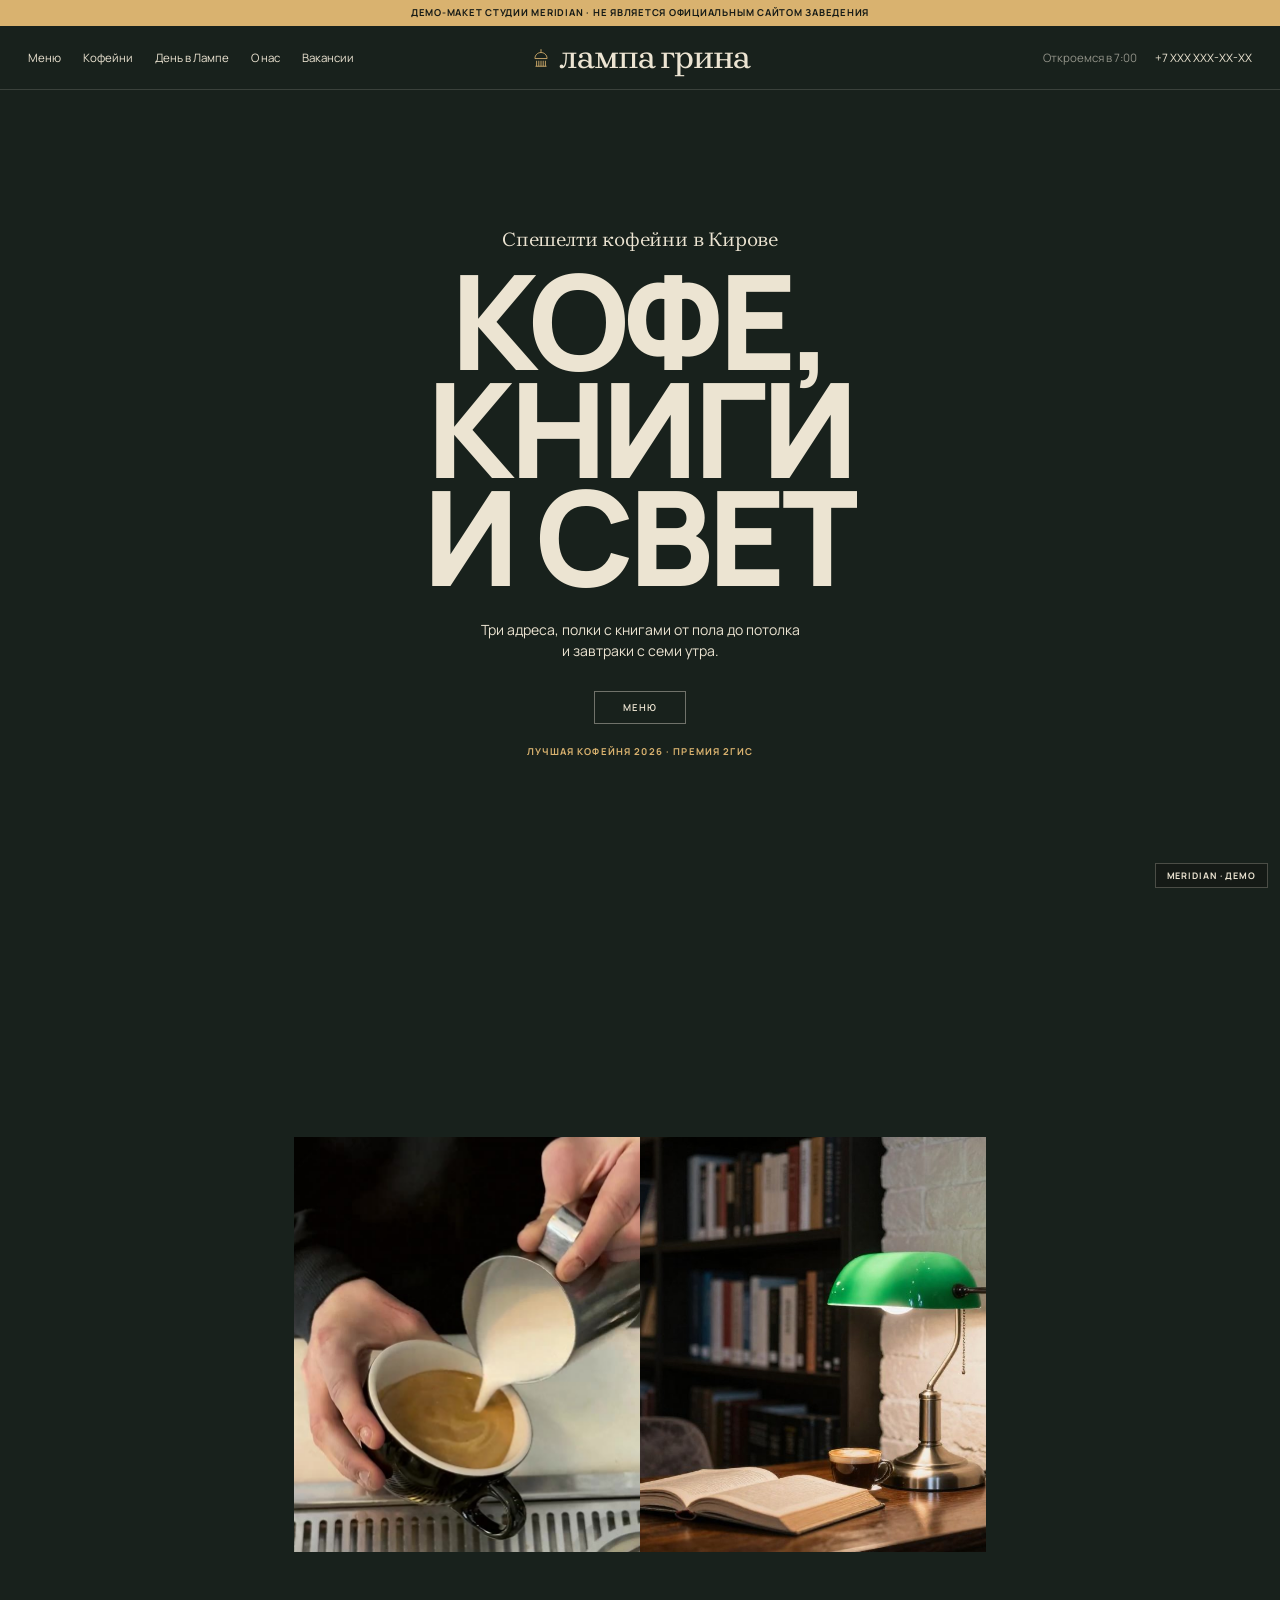
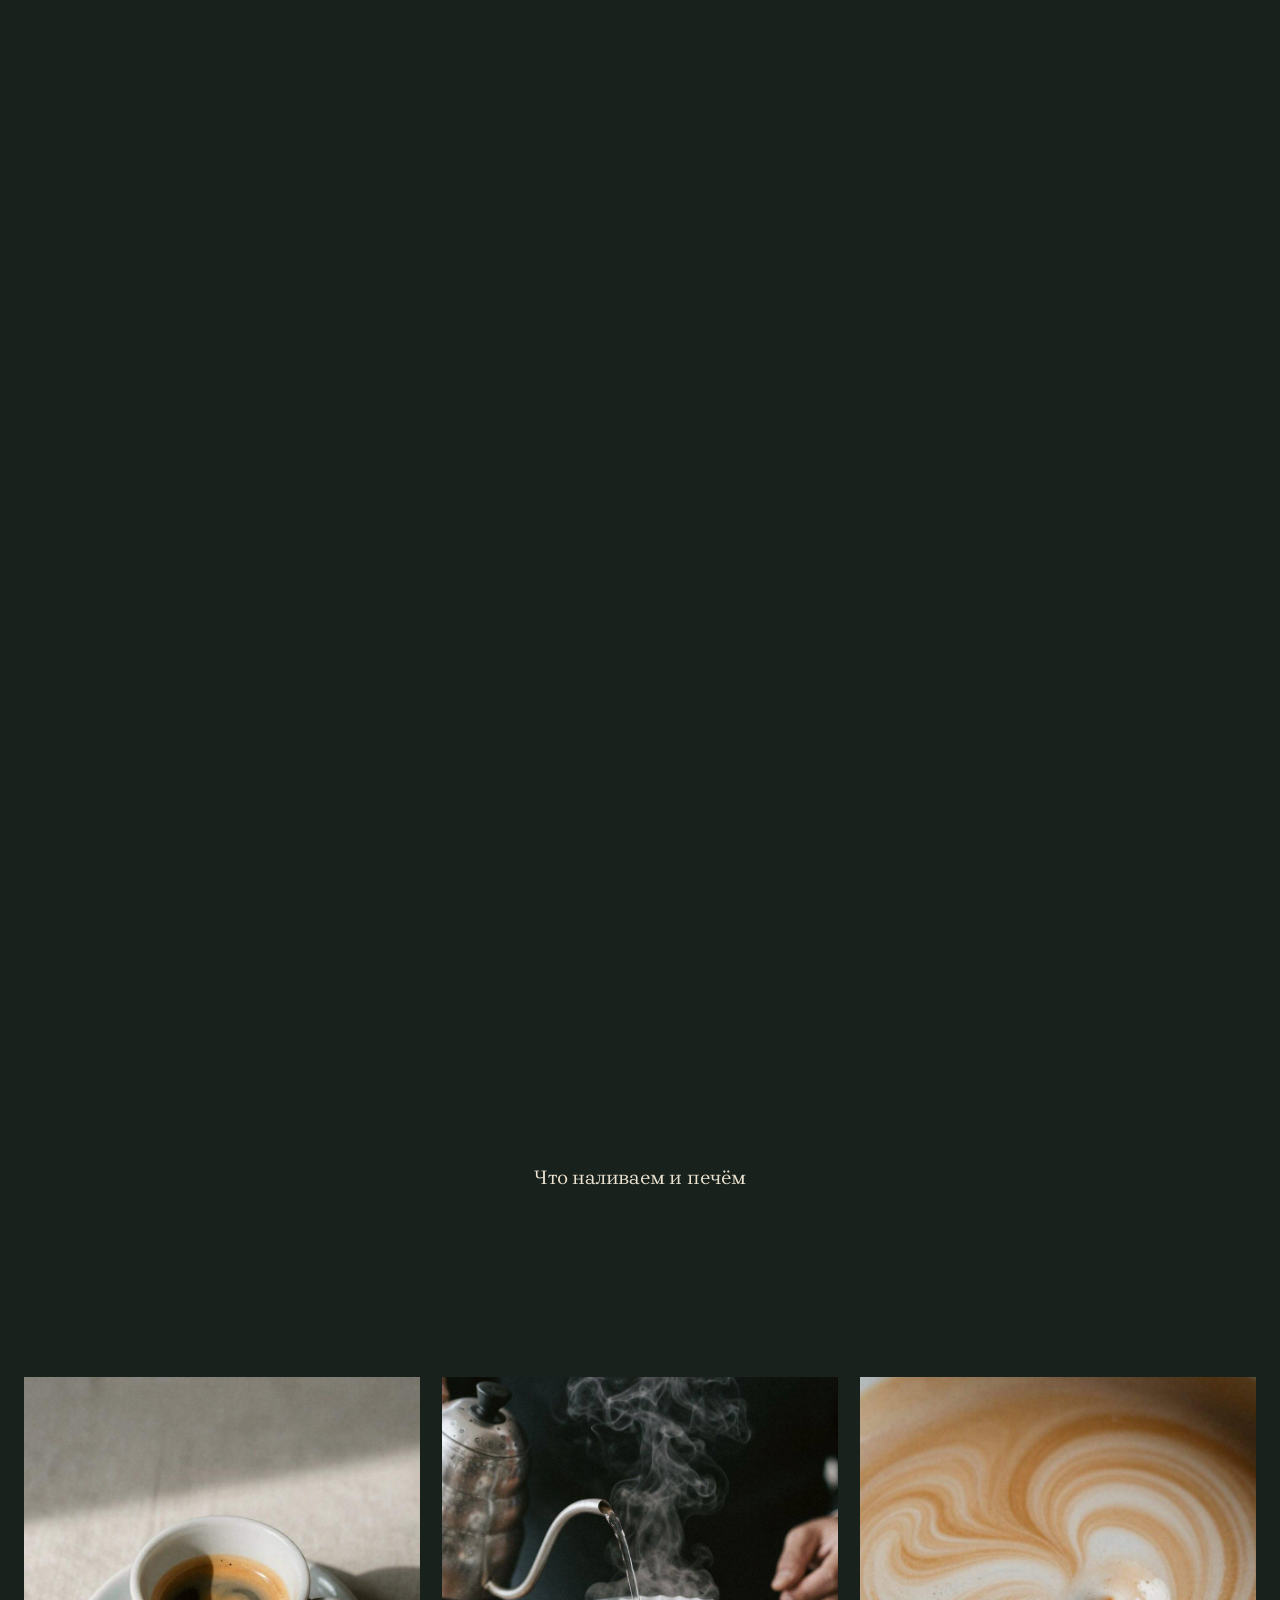
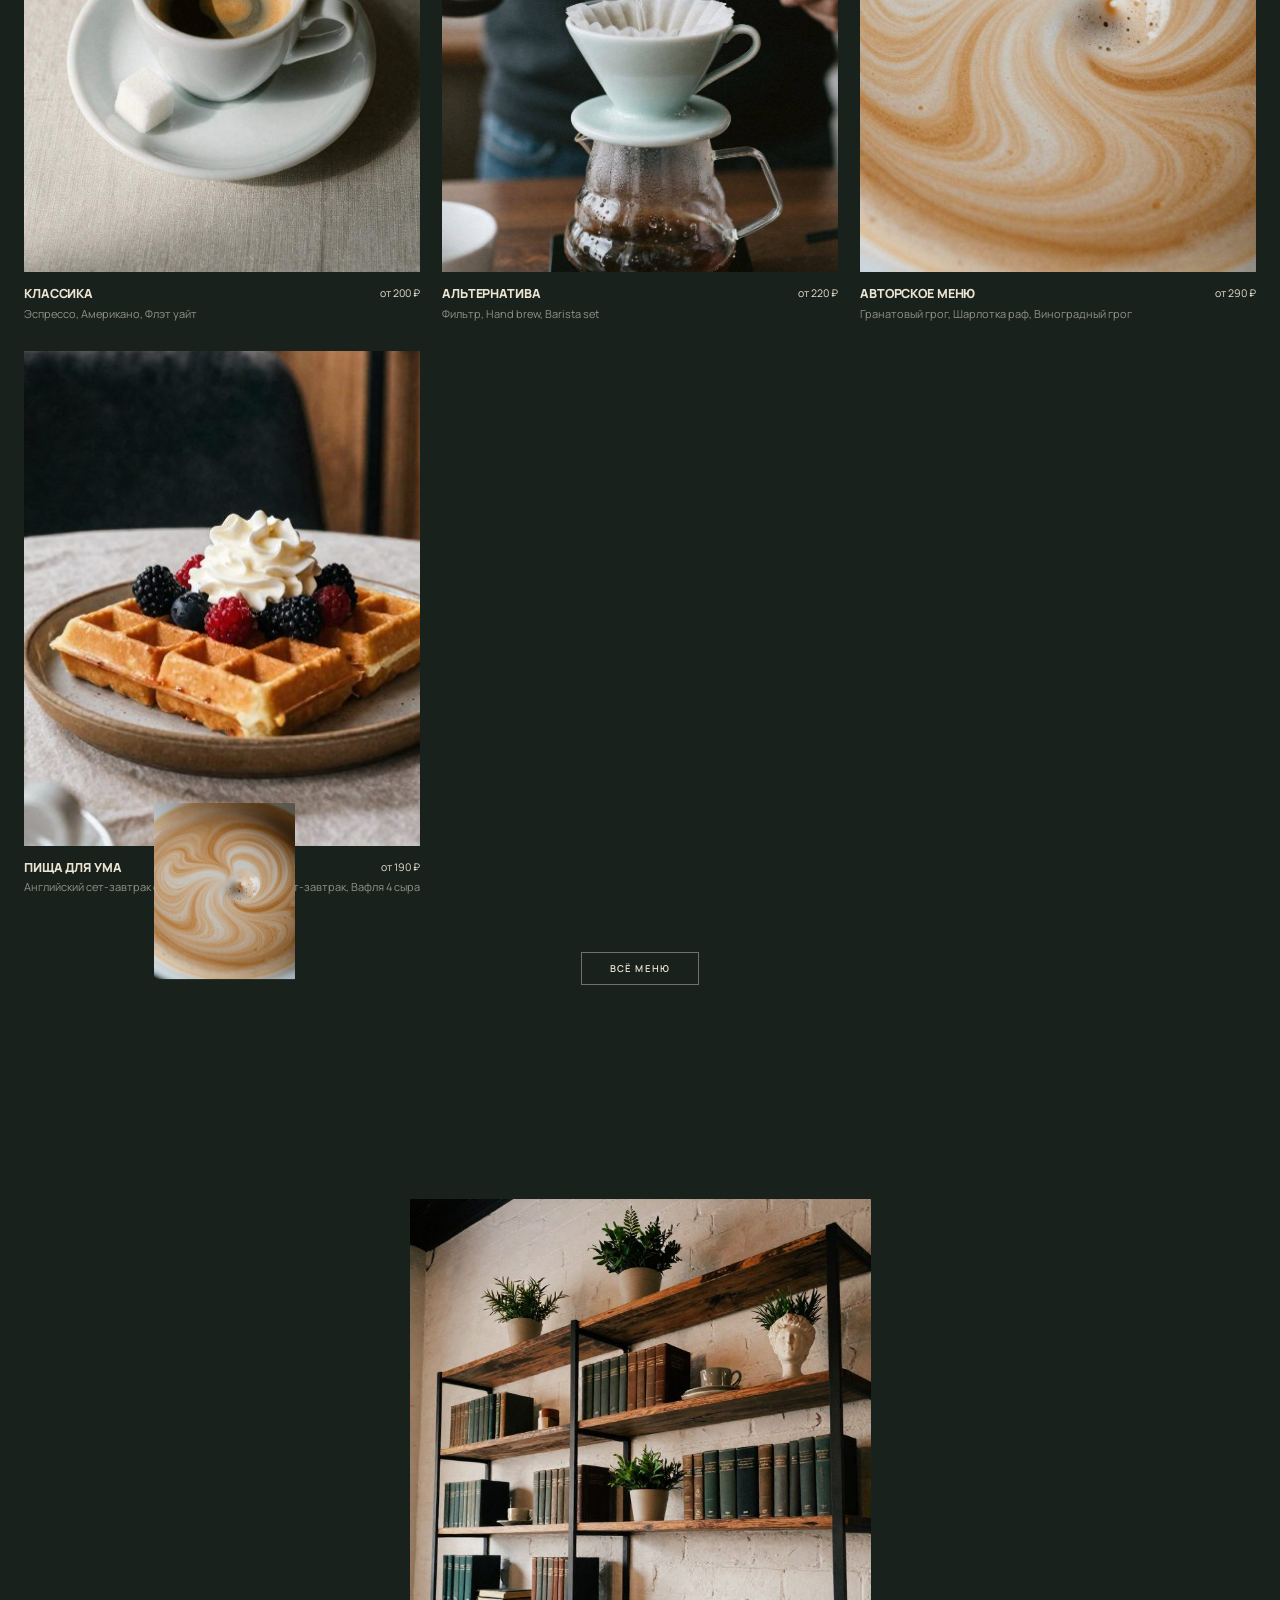
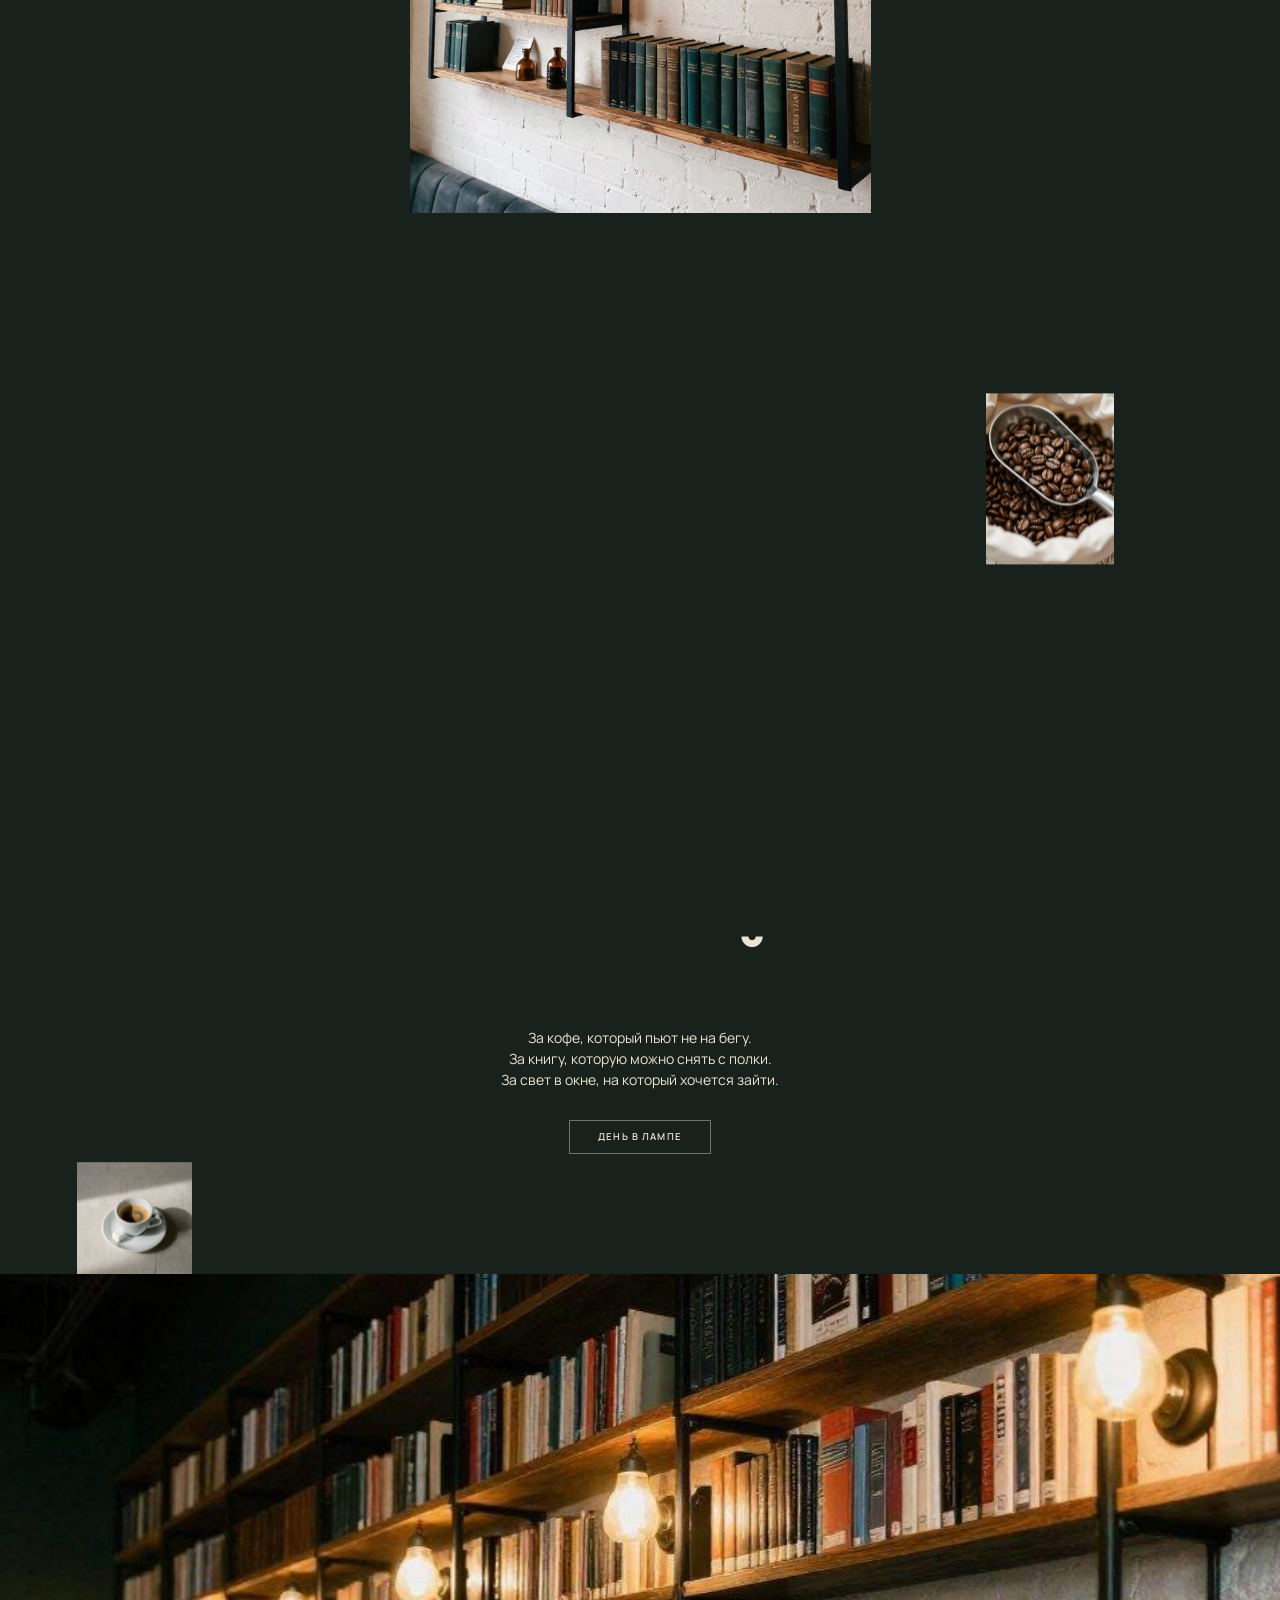
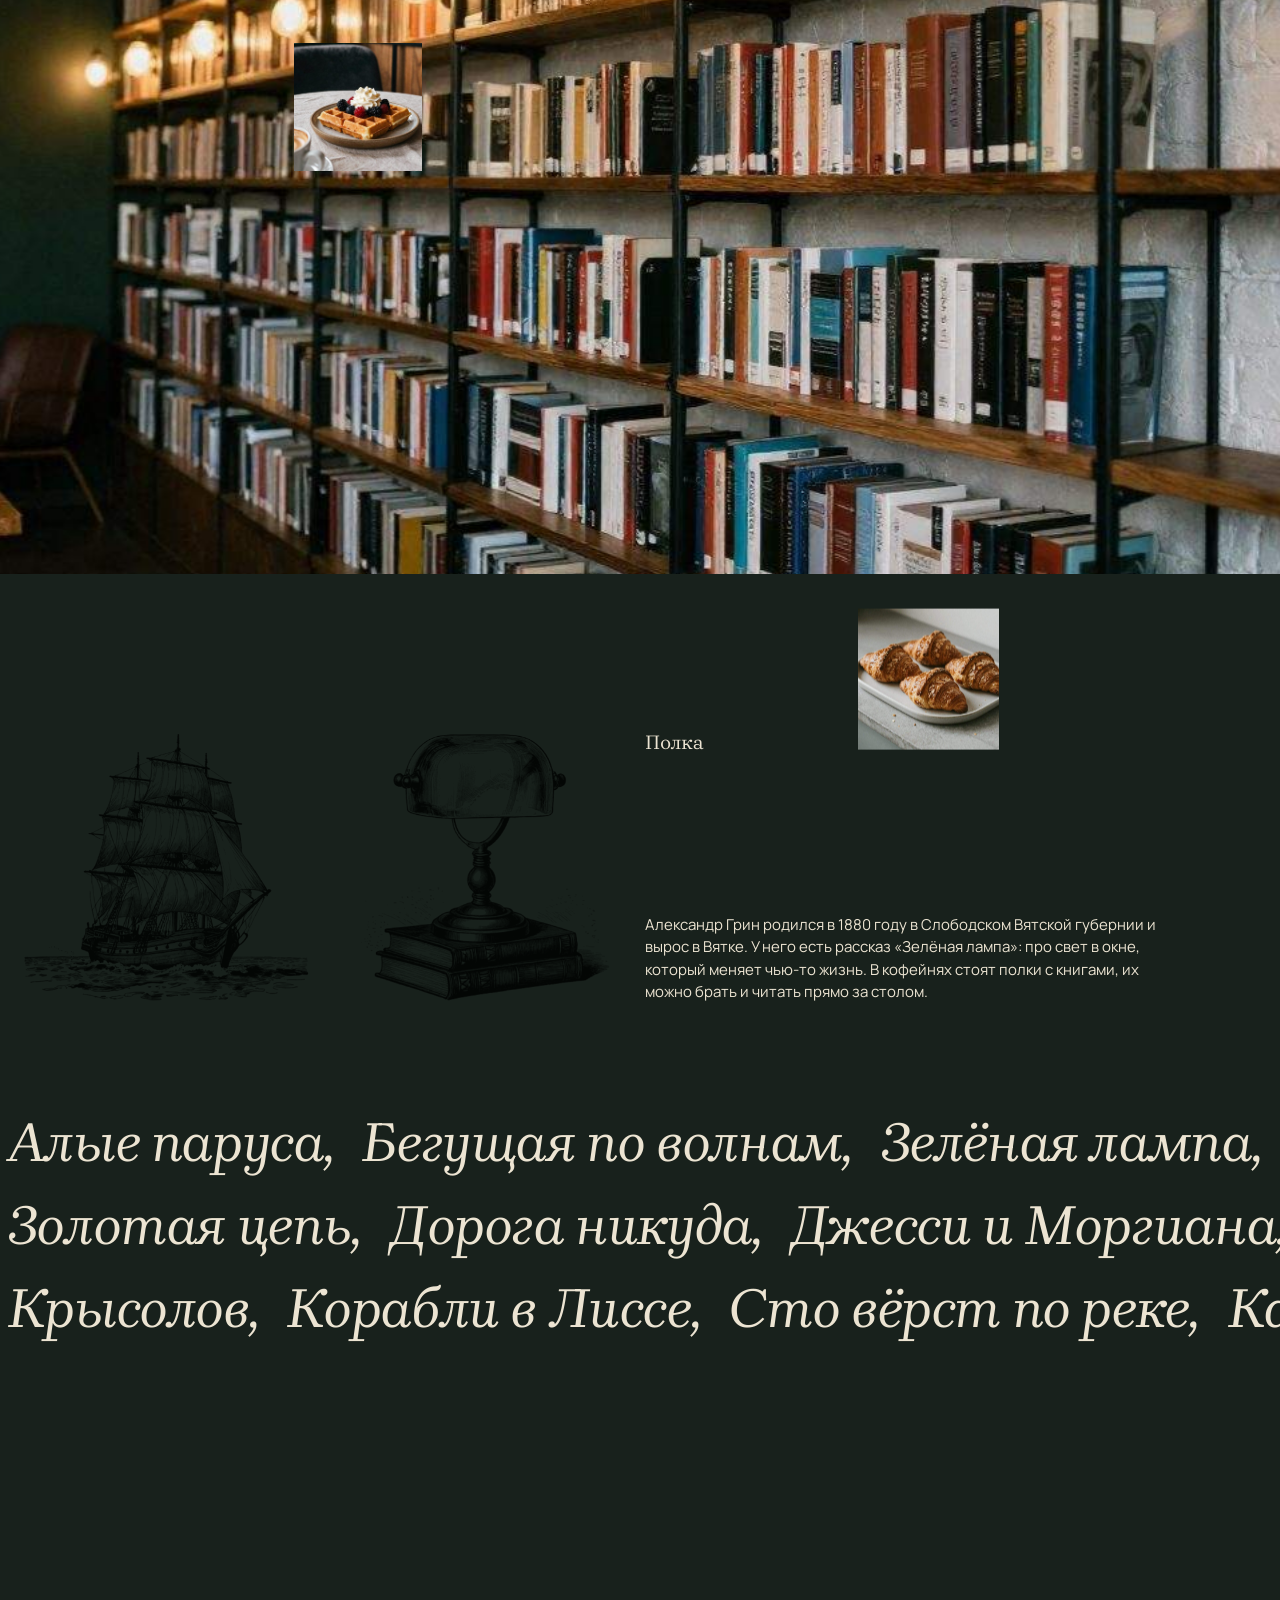
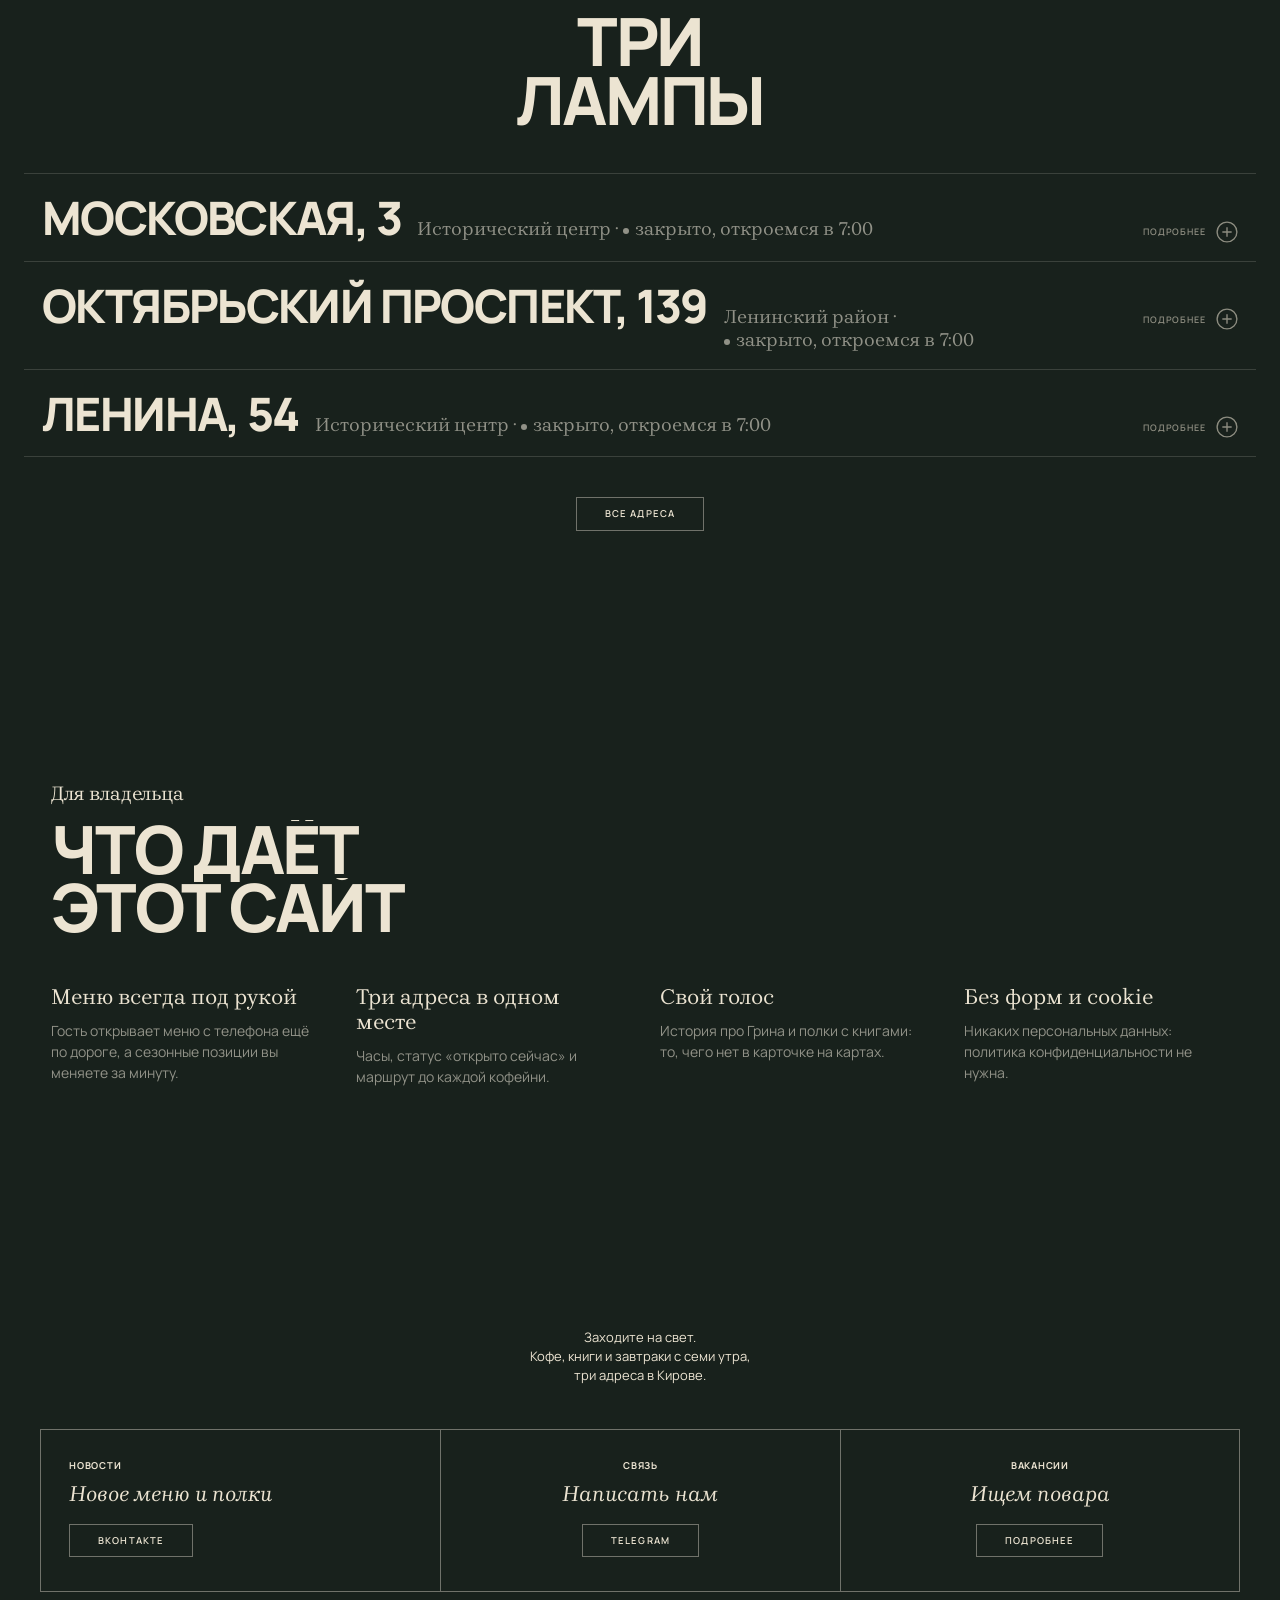
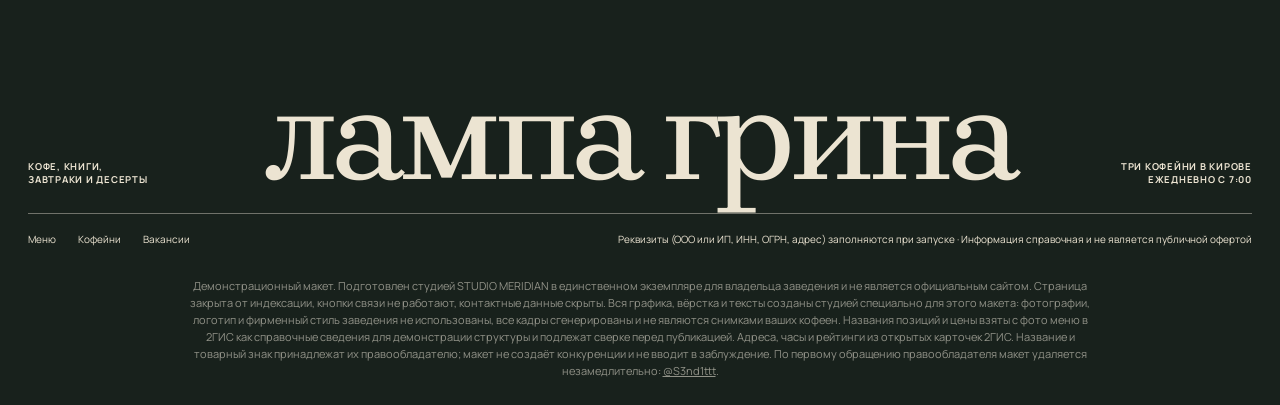
<file: index.html>
<!DOCTYPE html>
<html lang="ru" data-v="5" data-base="" class="nojs" data-tone="g">
<head>
<meta charset="UTF-8">
<meta name="viewport" content="width=device-width, initial-scale=1, viewport-fit=cover">
<meta name="robots" content="noindex, nofollow">
<title>Демо-макет сайта · STUDIO MERIDIAN</title>
<meta name="description" content="Демо-макет сайта для кофеен «Лампа Грина» в Кирове: меню, три адреса, книги и завтраки с семи утра.">
<meta name="theme-color" content="#18211C">
<meta property="og:type" content="website">
<meta property="og:title" content="Демо-макет сайта · STUDIO MERIDIAN">
<meta property="og:description" content="Демо-макет сайта для кофеен «Лампа Грина» в Кирове: меню, три адреса, книги и завтраки с семи утра.">
<meta property="og:url" content="https://lampa.meridianstud.ru/">
<meta property="og:image" content="https://lampa.meridianstud.ru/img/og.jpg?v=5">
<link rel="icon" href="data:image/svg+xml,%3Csvg xmlns='http://www.w3.org/2000/svg' viewBox='0 0 40 40'%3E%3Crect width='40' height='40' rx='8' fill='%2318211C'/%3E%3Cpath d='M9 21c0-6.5 5-11 11-11s11 4.5 11 11z' fill='%23D9B26F'/%3E%3Cpath d='M13 25v9M17 25v9M21 25v9M25 25v9' stroke='%23ECE4D2' stroke-width='2'/%3E%3C/svg%3E">
<link rel="preload" href="fonts/manrope.woff2" as="font" type="font/woff2" crossorigin>
<link rel="preload" href="fonts/brygada.woff2" as="font" type="font/woff2" crossorigin>
<link rel="stylesheet" href="lampa.css?v=f6f4f843">
<noscript><style>.curtain{display:none}</style></noscript>
</head>
<body>
<p class="demo-strip">Демо-макет студии MERIDIAN · не является официальным сайтом заведения</p>
<div class="curtain" aria-hidden="true"><p class="wm"><span style="--i:0">л</span><span style="--i:1">а</span><span style="--i:2">м</span><span style="--i:3">п</span><span style="--i:4">а</span><span style="--i:5">&nbsp;</span><span style="--i:6">г</span><span style="--i:7">р</span><span style="--i:8">и</span><span style="--i:9">н</span><span style="--i:10">а</span></p><div class="pic"><div class="pi"><img src="img/h-lamp.jpg?v=5" alt="" decoding="async" width="1152" height="768"></div></div></div>
<div class="veil" aria-hidden="true"></div>
<header class="top">
  <nav class="nav" aria-label="Разделы"><a href="menu/">Меню</a><a href="kofeyni/">Кофейни</a><a href="den/">День в Лампе</a><a href="o-nas/">О нас</a><a href="vakansii/">Вакансии</a></nav>
  <button class="burger" type="button" aria-expanded="false" aria-controls="menu">Меню</button>
  <a class="logo" href="" aria-label="Лампа Грина, на главную"><svg class="lamp" viewBox="0 0 40 40" aria-hidden="true"><path d="M20 4v5M9 21c0-6.5 5-11 11-11s11 4.5 11 11z" fill="none" stroke="currentColor" stroke-width="1.6"/><path d="M12 25v10M16 25v10M20 25v10M24 25v10M28 25v10M10 35h20" stroke="currentColor" stroke-width="1.6" fill="none"/></svg><span>лампа грина</span></a>
  <div class="right"><span class="now" data-now></span><button type="button" data-hint="Телефон скрыт в демо. В рабочей версии кнопка сразу набирает номер.">+7 XXX XXX-XX-XX</button></div>
</header>
<div class="menu" id="menu" hidden><nav aria-label="Меню"><a href="menu/">Меню</a><a href="kofeyni/">Кофейни</a><a href="den/">День в Лампе</a><a href="o-nas/">О нас</a><a href="vakansii/">Вакансии</a></nav></div>

<main>
  <section class="hero" data-bg="g">
    <p class="kick">Спешелти кофейни в Кирове</p>
    <h1 class="cap xxl rv"><span class="ln"><span>Кофе,</span></span><span class="ln"><span>книги</span></span><span class="ln"><span>и свет</span></span></h1>
    <p class="lead rv-f">Три адреса, полки с книгами от пола до потолка<br>и завтраки с семи утра.</p>
    <a class="btn rv-f" href="menu/">Меню</a>
    <p class="award rv-f">Лучшая кофейня 2026 · Премия 2ГИС</p>
  </section>

  <section class="duo" data-bg="g" aria-label="Бариста за работой">
    <div class="stick"><div class="pair">
      <figure class="px"><img src="img/l-milk.jpg?v=5" alt="Бариста наливает молоко в капучино" decoding="async" width="750" height="900"></figure>
      <figure class="px"><img src="img/h-lamp.jpg?v=5" alt="Лампа горит над столом в кофейне" decoding="async" width="1152" height="768"></figure>
    </div></div>
  </section>

  <section class="ranges" data-bg="p">
    <p class="kick">Что наливаем и печём</p>
    <h2 class="cap l rv"><span class="ln"><span>Меню</span></span><span class="ln"><span>Лампы</span></span></h2>
    <div class="grid">
      <a class="card" href="menu/#klassika">
        <span class="ph sd"><img src="img/l-espresso.jpg?v=5" alt="Классика" loading="lazy" decoding="async" width="1280" height="1280"></span>
        <span class="meta"><b>Классика</b><span class="pr">от 200 ₽</span>
        <small>Эспрессо, Американо, Флэт уайт</small></span>
      </a>
      <a class="card" href="menu/#alt">
        <span class="ph sd"><img src="img/l-pour.jpg?v=5" alt="Альтернатива" loading="lazy" decoding="async" width="960" height="1280"></span>
        <span class="meta"><b>Альтернатива</b><span class="pr">от 220 ₽</span>
        <small>Фильтр, Hand brew, Barista set</small></span>
      </a>
      <a class="card" href="menu/#avtor">
        <span class="ph sd"><img src="img/l-latte.jpg?v=5" alt="Авторское меню" loading="lazy" decoding="async" width="1280" height="1280"></span>
        <span class="meta"><b>Авторское меню</b><span class="pr">от 290 ₽</span>
        <small>Гранатовый грог, Шарлотка раф, Виноградный грог</small></span>
      </a>
      <a class="card" href="menu/#eda">
        <span class="ph sd"><img src="img/c-waffle.jpg?v=5" alt="Пища для ума" loading="lazy" decoding="async" width="704" height="546"></span>
        <span class="meta"><b>Пища для ума</b><span class="pr">от 190 ₽</span>
        <small>Английский сет-завтрак с курицей, Французский сет-завтрак, Вафля 4 сыра</small></span>
      </a>
    </div>
    <a class="btn" href="menu/">Всё меню</a>
  </section>

  <section class="collage" data-bg="g">
    <div class="fl">
      <figure class="c0" data-s="0"><img src="img/c-shelf.jpg?v=5" alt="Книги и кофе" loading="lazy" decoding="async" width="672" height="896"></figure>
      <figure class="c1" data-s="-.35"><img src="img/l-latte.jpg?v=5" alt="" loading="lazy" decoding="async" width="1280" height="1280"></figure>
      <figure class="c2" data-s=".45"><img src="img/l-beans.jpg?v=5" alt="" loading="lazy" decoding="async" width="960" height="1280"></figure>
      <figure class="c3" data-s=".75"><img src="img/c-waffle.jpg?v=5" alt="" loading="lazy" decoding="async" width="704" height="546"></figure>
      <figure class="c4" data-s="1.05"><img src="img/l-croissant.jpg?v=5" alt="" loading="lazy" decoding="async" width="1280" height="960"></figure>
      <figure class="c5" data-s=".6"><img src="img/l-espresso.jpg?v=5" alt="" loading="lazy" decoding="async" width="1280" height="1280"></figure>
    </div>
    <div class="say">
      <h2 class="cap l rv"><span class="ln"><span>Мы за</span></span><span class="ln"><span>долгий</span></span><span class="ln"><span>кофе</span></span></h2>
      <p class="lead">За кофе, который пьют не на бегу.<br>За книгу, которую можно снять с полки.<br>За свет в окне, на который хочется зайти.</p>
      <a class="btn" href="den/">День в Лампе</a>
    </div>
  </section>

  <section class="roast" data-bg="g" aria-label="Библиотека">
    <div class="wide"><img src="img/a-1.jpg?v=5" alt="Зал кофейни вечером" loading="lazy" decoding="async" width="1152" height="768"></div>
  </section>

  <section class="polka" data-bg="l">
    <div class="pg">
      <div class="engs"><img src="img/g-ship.png?v=5" alt="Гравюра: парусник" class="eng" loading="lazy" decoding="async" width="507" height="476"><img src="img/g-lamp.png?v=5" alt="Гравюра: настольная лампа на книгах" class="eng" loading="lazy" decoding="async" width="430" height="459"></div>
      <div>
        <p class="kick">Полка</p>
        <h2 class="cap l rv"><span class="ln"><span>Свет</span></span><span class="ln"><span>в окне</span></span></h2>
        <p class="lead">Александр Грин родился в 1880 году в Слободском Вятской губернии и вырос в Вятке. У него есть рассказ «Зелёная лампа»: про свет в окне, который меняет чью-то жизнь. В кофейнях стоят полки с книгами, их можно брать и читать прямо за столом.</p>
      </div>
    </div>
    <div class="mqs" aria-label="Книги Грина"><div class="mq"><div class="mqi"><span class="tr">Алые паруса,</span> <span class="tr">Бегущая по волнам,</span> <span class="tr">Зелёная лампа,</span> <span class="tr">Блистающий мир,</span> <span class="tr">Золотая цепь,</span> <span class="tr">Дорога никуда,</span> <span class="tr">Джесси и Моргиана,</span> <span class="tr">Фанданго,</span> <span class="tr">Крысолов,</span> <span class="tr">Корабли в Лиссе,</span> <span class="tr">Сто вёрст по реке,</span> <span class="tr">Капитан Дюк,</span> <span class="tr">Алые паруса,</span> <span class="tr">Бегущая по волнам,</span> <span class="tr">Зелёная лампа,</span> <span class="tr">Блистающий мир,</span> <span class="tr">Золотая цепь,</span> <span class="tr">Дорога никуда,</span> <span class="tr">Джесси и Моргиана,</span> <span class="tr">Фанданго,</span> <span class="tr">Крысолов,</span> <span class="tr">Корабли в Лиссе,</span> <span class="tr">Сто вёрст по реке,</span> <span class="tr">Капитан Дюк,</span></div></div><div class="mq rev"><div class="mqi"><span class="tr">Золотая цепь,</span> <span class="tr">Дорога никуда,</span> <span class="tr">Джесси и Моргиана,</span> <span class="tr">Фанданго,</span> <span class="tr">Крысолов,</span> <span class="tr">Корабли в Лиссе,</span> <span class="tr">Сто вёрст по реке,</span> <span class="tr">Капитан Дюк,</span> <span class="tr">Алые паруса,</span> <span class="tr">Бегущая по волнам,</span> <span class="tr">Зелёная лампа,</span> <span class="tr">Блистающий мир,</span> <span class="tr">Золотая цепь,</span> <span class="tr">Дорога никуда,</span> <span class="tr">Джесси и Моргиана,</span> <span class="tr">Фанданго,</span> <span class="tr">Крысолов,</span> <span class="tr">Корабли в Лиссе,</span> <span class="tr">Сто вёрст по реке,</span> <span class="tr">Капитан Дюк,</span> <span class="tr">Алые паруса,</span> <span class="tr">Бегущая по волнам,</span> <span class="tr">Зелёная лампа,</span> <span class="tr">Блистающий мир,</span></div></div><div class="mq"><div class="mqi"><span class="tr">Крысолов,</span> <span class="tr">Корабли в Лиссе,</span> <span class="tr">Сто вёрст по реке,</span> <span class="tr">Капитан Дюк,</span> <span class="tr">Алые паруса,</span> <span class="tr">Бегущая по волнам,</span> <span class="tr">Зелёная лампа,</span> <span class="tr">Блистающий мир,</span> <span class="tr">Золотая цепь,</span> <span class="tr">Дорога никуда,</span> <span class="tr">Джесси и Моргиана,</span> <span class="tr">Фанданго,</span> <span class="tr">Крысолов,</span> <span class="tr">Корабли в Лиссе,</span> <span class="tr">Сто вёрст по реке,</span> <span class="tr">Капитан Дюк,</span> <span class="tr">Алые паруса,</span> <span class="tr">Бегущая по волнам,</span> <span class="tr">Зелёная лампа,</span> <span class="tr">Блистающий мир,</span> <span class="tr">Золотая цепь,</span> <span class="tr">Дорога никуда,</span> <span class="tr">Джесси и Моргиана,</span> <span class="tr">Фанданго,</span></div></div></div>
  </section>

  <section class="stores" data-bg="g">
    <h2 class="cap l rv"><span class="ln"><span>Три</span></span><span class="ln"><span>лампы</span></span></h2>
    <div class="rows">
      <div class="ex">
        <button class="row" type="button" aria-expanded="false" aria-controls="st0"><b>Московская, 3</b><span class="ad">Исторический центр · <span class="st" data-open="7" data-close="22"></span></span><span class="more">подробнее <svg viewBox="0 0 16 16" aria-hidden="true"><circle cx="8" cy="8" r="7.2" fill="none" stroke="currentColor"/><path d="M8 4.6v6.8M4.6 8h6.8" stroke="currentColor"/></svg></span></button>
        <div class="exb" id="st0"><div class="exi">
          <div class="drag" data-drag><figure><img src="img/s-msk-1.jpg?v=5" alt="" loading="lazy" decoding="async" width="960" height="1280"></figure><figure><img src="img/s-msk-2.jpg?v=5" alt="" loading="lazy" decoding="async" width="960" height="1280"></figure>
            <div class="info"><p class="it">Самый большой зал: панорамные окна на старый центр и место, где хочется читать до вечера.</p><p class="k">ежедневно с 7:00 до 22:00 · 4.9 в 2ГИС, 314 оценок</p><a class="btn" href="kofeyni/#msk">Как добраться</a></div>
          </div>
        </div></div>
      </div>
      <div class="ex">
        <button class="row" type="button" aria-expanded="false" aria-controls="st1"><b>Октябрьский проспект, 139</b><span class="ad">Ленинский район · <span class="st" data-open="7" data-close="21"></span></span><span class="more">подробнее <svg viewBox="0 0 16 16" aria-hidden="true"><circle cx="8" cy="8" r="7.2" fill="none" stroke="currentColor"/><path d="M8 4.6v6.8M4.6 8h6.8" stroke="currentColor"/></svg></span></button>
        <div class="exb" id="st1"><div class="exi">
          <div class="drag" data-drag><figure><img src="img/s-okt-1.jpg?v=5" alt="" loading="lazy" decoding="async" width="960" height="1280"></figure><figure><img src="img/s-okt-2.jpg?v=5" alt="" loading="lazy" decoding="async" width="960" height="1280"></figure>
            <div class="info"><p class="it">Интерьер из дерева и самая большая библиотека из трёх: сюда приходят полистать книги в тишине.</p><p class="k">ежедневно с 7:00 до 21:00 · 5.0 в 2ГИС, 328 оценок</p><a class="btn" href="kofeyni/#okt">Как добраться</a></div>
          </div>
        </div></div>
      </div>
      <div class="ex">
        <button class="row" type="button" aria-expanded="false" aria-controls="st2"><b>Ленина, 54</b><span class="ad">Исторический центр · <span class="st" data-open="7" data-close="21"></span></span><span class="more">подробнее <svg viewBox="0 0 16 16" aria-hidden="true"><circle cx="8" cy="8" r="7.2" fill="none" stroke="currentColor"/><path d="M8 4.6v6.8M4.6 8h6.8" stroke="currentColor"/></svg></span></button>
        <div class="exb" id="st2"><div class="exi">
          <div class="drag" data-drag><figure><img src="img/s-len-1.jpg?v=5" alt="" loading="lazy" decoding="async" width="960" height="1280"></figure><figure><img src="img/s-len-2.jpg?v=5" alt="" loading="lazy" decoding="async" width="960" height="1280"></figure>
            <div class="info"><p class="it">Небольшая и быстрая: кофе с собой по пути и салат на обед.</p><p class="k">ежедневно с 7:00 до 21:00 · 4.8 в 2ГИС, 118 оценок</p><a class="btn" href="kofeyni/#len">Как добраться</a></div>
          </div>
        </div></div>
      </div>
    </div>
    <a class="btn" href="kofeyni/">Все адреса</a>
  </section>

  <section class="gives" data-bg="k">
    <p class="kick">Для владельца</p>
    <h2 class="cap l rv"><span class="ln"><span>Что даёт</span></span><span class="ln"><span>этот сайт</span></span></h2>
    <div class="gv"><div><b>Меню всегда под рукой</b><p>Гость открывает меню с телефона ещё по дороге, а сезонные позиции вы меняете за минуту.</p></div><div><b>Три адреса в одном месте</b><p>Часы, статус «открыто сейчас» и маршрут до каждой кофейни.</p></div><div><b>Свой голос</b><p>История про Грина и полки с книгами: то, чего нет в карточке на картах.</p></div><div><b>Без форм и cookie</b><p>Никаких персональных данных: политика конфиденциальности не нужна.</p></div></div>
  </section>
</main>
<footer class="foot" data-bg="g">
  <p class="quote">Заходите на свет.<br>Кофе, книги и завтраки с семи утра,<br>три адреса в Кирове.</p>
  <div class="boxes">
    <div class="box"><p class="k">Новости</p><p class="it">Новое меню и полки</p><button class="btn" type="button" data-hint="В рабочей версии здесь ваша группа ВКонтакте.">ВКонтакте</button></div>
    <div class="box"><p class="k">Связь</p><p class="it">Написать нам</p><button class="btn" type="button" data-hint="В рабочей версии здесь ваш Telegram.">Telegram</button></div>
    <div class="box"><p class="k">Вакансии</p><p class="it">Ищем повара</p><a class="btn" href="vakansii/">Подробнее</a></div>
  </div>
  <div class="sig">
    <p class="k">Кофе, книги,<br>завтраки и десерты</p>
    <p class="wm" aria-hidden="true">лампа грина</p>
    <p class="k r">Три кофейни в Кирове<br>ежедневно с 7:00</p>
  </div>
  <div class="fine">
    <span><a href="menu/">Меню</a><a href="kofeyni/">Кофейни</a><a href="vakansii/">Вакансии</a></span>
    <span>Реквизиты (ООО или ИП, ИНН, ОГРН, адрес) заполняются при запуске · Информация справочная и не является публичной офертой</span>
  </div>
  <p class="note">Демонстрационный макет. Подготовлен студией STUDIO MERIDIAN в единственном экземпляре для владельца заведения и не является официальным сайтом. Страница закрыта от индексации, кнопки связи не работают, контактные данные скрыты. Вся графика, вёрстка и тексты созданы студией специально для этого макета: фотографии, логотип и фирменный стиль заведения не использованы, все кадры сгенерированы и не являются снимками ваших кофеен. Названия позиций и цены взяты с фото меню в 2ГИС как справочные сведения для демонстрации структуры и подлежат сверке перед публикацией. Адреса, часы и рейтинги из открытых карточек 2ГИС. Название и товарный знак принадлежат их правообладателю; макет не создаёт конкуренции и не вводит в заблуждение. По первому обращению правообладателя макет удаляется незамедлительно: <a href="https://t.me/S3nd1ttt" target="_blank" rel="noopener">@S3nd1ttt</a>.</p>
</footer>
<div class="toast" role="status" aria-live="polite" hidden></div>
<a class="mer-badge" href="https://t.me/S3nd1ttt" target="_blank" rel="noopener">MERIDIAN · Демо</a>
<script>window.MAISON = {"hours": [["Московская, 3", 7, 22], ["Октябрьский проспект, 139", 7, 21], ["Ленина, 54", 7, 21]]};</script>
<script src="lampa.js?v=090ec4dc"></script>
</body>
</html>
</file>
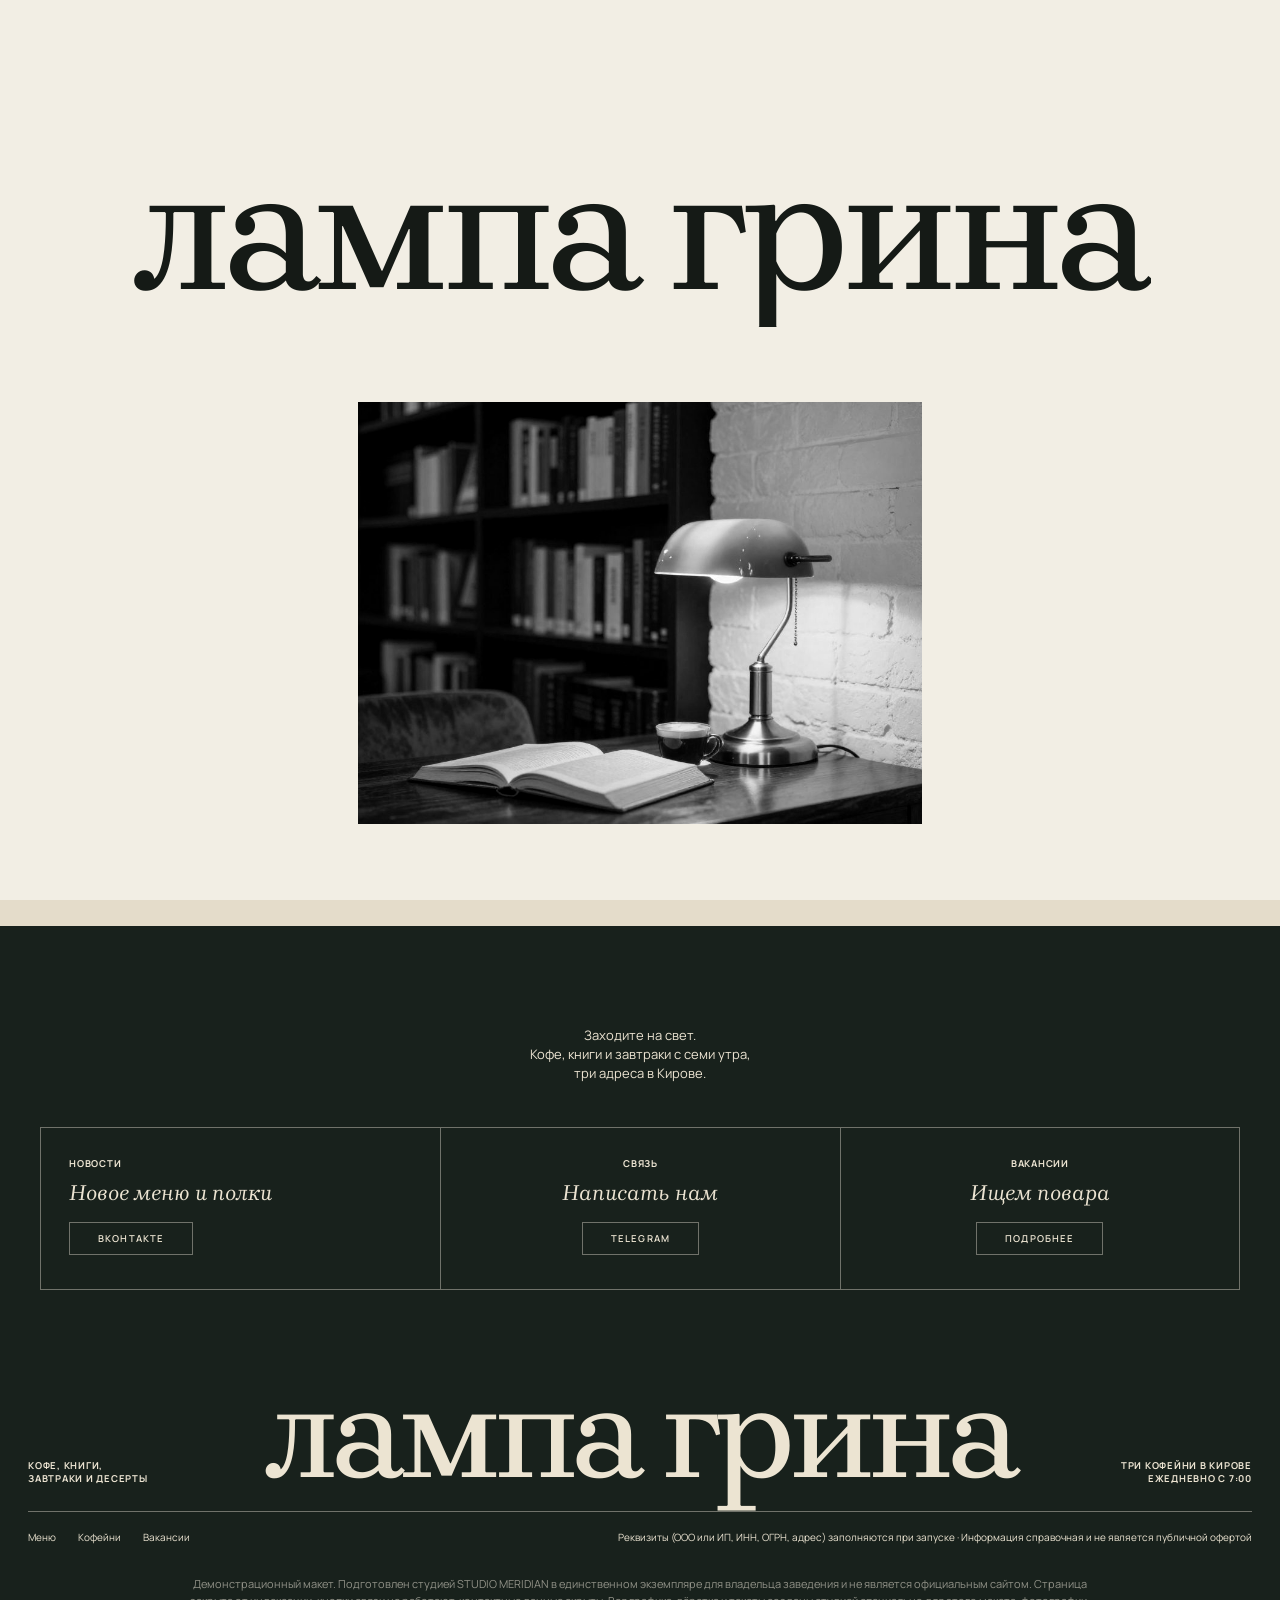
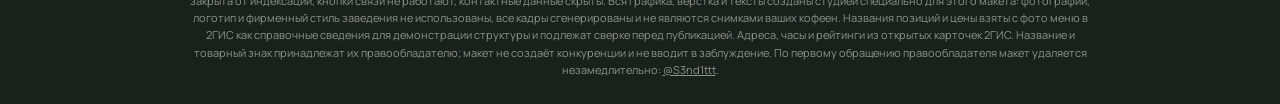
<file: 404/index.html>
<!DOCTYPE html>
<html lang="ru" data-v="5" data-base="../" class="nojs" data-tone="l">
<head>
<meta charset="UTF-8">
<meta name="viewport" content="width=device-width, initial-scale=1, viewport-fit=cover">
<meta name="robots" content="noindex, nofollow">
<title>Страница не найдена · Демо-макет сайта · STUDIO MERIDIAN</title>
<meta name="description" content="Такой страницы нет.">
<meta name="theme-color" content="#18211C">
<meta property="og:type" content="website">
<meta property="og:title" content="Демо-макет сайта · STUDIO MERIDIAN">
<meta property="og:description" content="Такой страницы нет.">
<meta property="og:url" content="https://lampa.meridianstud.ru/404/">
<meta property="og:image" content="https://lampa.meridianstud.ru/img/og.jpg?v=5">
<link rel="icon" href="data:image/svg+xml,%3Csvg xmlns='http://www.w3.org/2000/svg' viewBox='0 0 40 40'%3E%3Crect width='40' height='40' rx='8' fill='%2318211C'/%3E%3Cpath d='M9 21c0-6.5 5-11 11-11s11 4.5 11 11z' fill='%23D9B26F'/%3E%3Cpath d='M13 25v9M17 25v9M21 25v9M25 25v9' stroke='%23ECE4D2' stroke-width='2'/%3E%3C/svg%3E">
<link rel="preload" href="../fonts/manrope.woff2" as="font" type="font/woff2" crossorigin>
<link rel="preload" href="../fonts/brygada.woff2" as="font" type="font/woff2" crossorigin>
<link rel="stylesheet" href="../lampa.css?v=f6f4f843">
<noscript><style>.curtain{display:none}</style></noscript>
</head>
<body>
<p class="demo-strip">Демо-макет студии MERIDIAN · не является официальным сайтом заведения</p>
<div class="curtain" aria-hidden="true"><p class="wm"><span style="--i:0">л</span><span style="--i:1">а</span><span style="--i:2">м</span><span style="--i:3">п</span><span style="--i:4">а</span><span style="--i:5">&nbsp;</span><span style="--i:6">г</span><span style="--i:7">р</span><span style="--i:8">и</span><span style="--i:9">н</span><span style="--i:10">а</span></p><div class="pic"><div class="pi"><img src="../img/h-lamp.jpg?v=5" alt="" decoding="async" width="1152" height="768"></div></div></div>
<div class="veil" aria-hidden="true"></div>
<header class="top">
  <nav class="nav" aria-label="Разделы"><a href="../menu/">Меню</a><a href="../kofeyni/">Кофейни</a><a href="../den/">День в Лампе</a><a href="../o-nas/">О нас</a><a href="../vakansii/">Вакансии</a></nav>
  <button class="burger" type="button" aria-expanded="false" aria-controls="menu">Меню</button>
  <a class="logo" href="../" aria-label="Лампа Грина, на главную"><svg class="lamp" viewBox="0 0 40 40" aria-hidden="true"><path d="M20 4v5M9 21c0-6.5 5-11 11-11s11 4.5 11 11z" fill="none" stroke="currentColor" stroke-width="1.6"/><path d="M12 25v10M16 25v10M20 25v10M24 25v10M28 25v10M10 35h20" stroke="currentColor" stroke-width="1.6" fill="none"/></svg><span>лампа грина</span></a>
  <div class="right"><span class="now" data-now></span><button type="button" data-hint="Телефон скрыт в демо. В рабочей версии кнопка сразу набирает номер.">+7 XXX XXX-XX-XX</button></div>
</header>
<div class="menu" id="menu" hidden><nav aria-label="Меню"><a href="../menu/">Меню</a><a href="../kofeyni/">Кофейни</a><a href="../den/">День в Лампе</a><a href="../o-nas/">О нас</a><a href="../vakansii/">Вакансии</a></nav></div>

<main class="nf" data-bg="l">
  <h1 class="cap xxl rv"><span class="ln"><span>404</span></span><span class="ln"><span>Не найдено</span></span></h1>
  <p class="lead">Такой страницы нет. Зато лампа горит с семи утра.</p>
  <a class="btn dark" href="../">На главную</a>
</main>
<footer class="foot" data-bg="g">
  <p class="quote">Заходите на свет.<br>Кофе, книги и завтраки с семи утра,<br>три адреса в Кирове.</p>
  <div class="boxes">
    <div class="box"><p class="k">Новости</p><p class="it">Новое меню и полки</p><button class="btn" type="button" data-hint="В рабочей версии здесь ваша группа ВКонтакте.">ВКонтакте</button></div>
    <div class="box"><p class="k">Связь</p><p class="it">Написать нам</p><button class="btn" type="button" data-hint="В рабочей версии здесь ваш Telegram.">Telegram</button></div>
    <div class="box"><p class="k">Вакансии</p><p class="it">Ищем повара</p><a class="btn" href="../vakansii/">Подробнее</a></div>
  </div>
  <div class="sig">
    <p class="k">Кофе, книги,<br>завтраки и десерты</p>
    <p class="wm" aria-hidden="true">лампа грина</p>
    <p class="k r">Три кофейни в Кирове<br>ежедневно с 7:00</p>
  </div>
  <div class="fine">
    <span><a href="../menu/">Меню</a><a href="../kofeyni/">Кофейни</a><a href="../vakansii/">Вакансии</a></span>
    <span>Реквизиты (ООО или ИП, ИНН, ОГРН, адрес) заполняются при запуске · Информация справочная и не является публичной офертой</span>
  </div>
  <p class="note">Демонстрационный макет. Подготовлен студией STUDIO MERIDIAN в единственном экземпляре для владельца заведения и не является официальным сайтом. Страница закрыта от индексации, кнопки связи не работают, контактные данные скрыты. Вся графика, вёрстка и тексты созданы студией специально для этого макета: фотографии, логотип и фирменный стиль заведения не использованы, все кадры сгенерированы и не являются снимками ваших кофеен. Названия позиций и цены взяты с фото меню в 2ГИС как справочные сведения для демонстрации структуры и подлежат сверке перед публикацией. Адреса, часы и рейтинги из открытых карточек 2ГИС. Название и товарный знак принадлежат их правообладателю; макет не создаёт конкуренции и не вводит в заблуждение. По первому обращению правообладателя макет удаляется незамедлительно: <a href="https://t.me/S3nd1ttt" target="_blank" rel="noopener">@S3nd1ttt</a>.</p>
</footer>
<div class="toast" role="status" aria-live="polite" hidden></div>
<a class="mer-badge" href="https://t.me/S3nd1ttt" target="_blank" rel="noopener">MERIDIAN · Демо</a>
<script>window.MAISON = {"hours": [["Московская, 3", 7, 22], ["Октябрьский проспект, 139", 7, 21], ["Ленина, 54", 7, 21]]};</script>
<script src="../lampa.js?v=090ec4dc"></script>
</body>
</html>
</file>
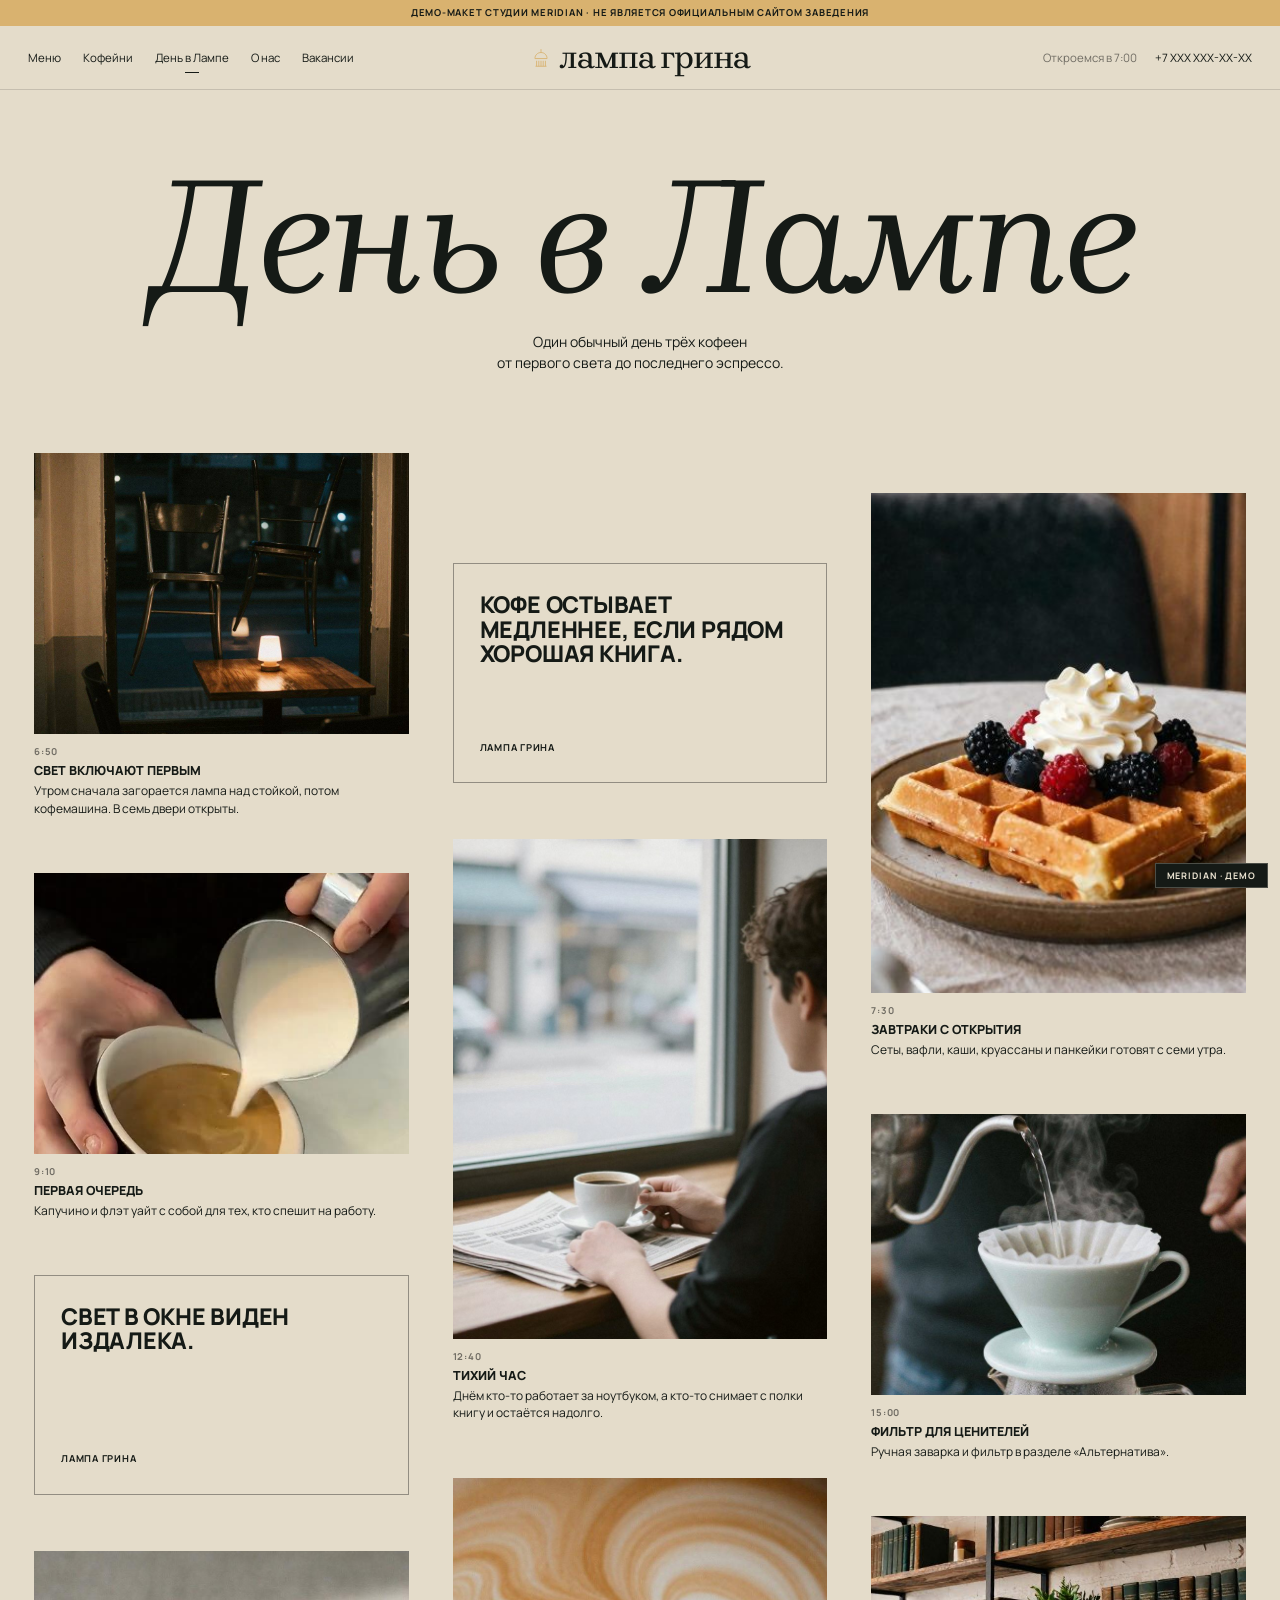
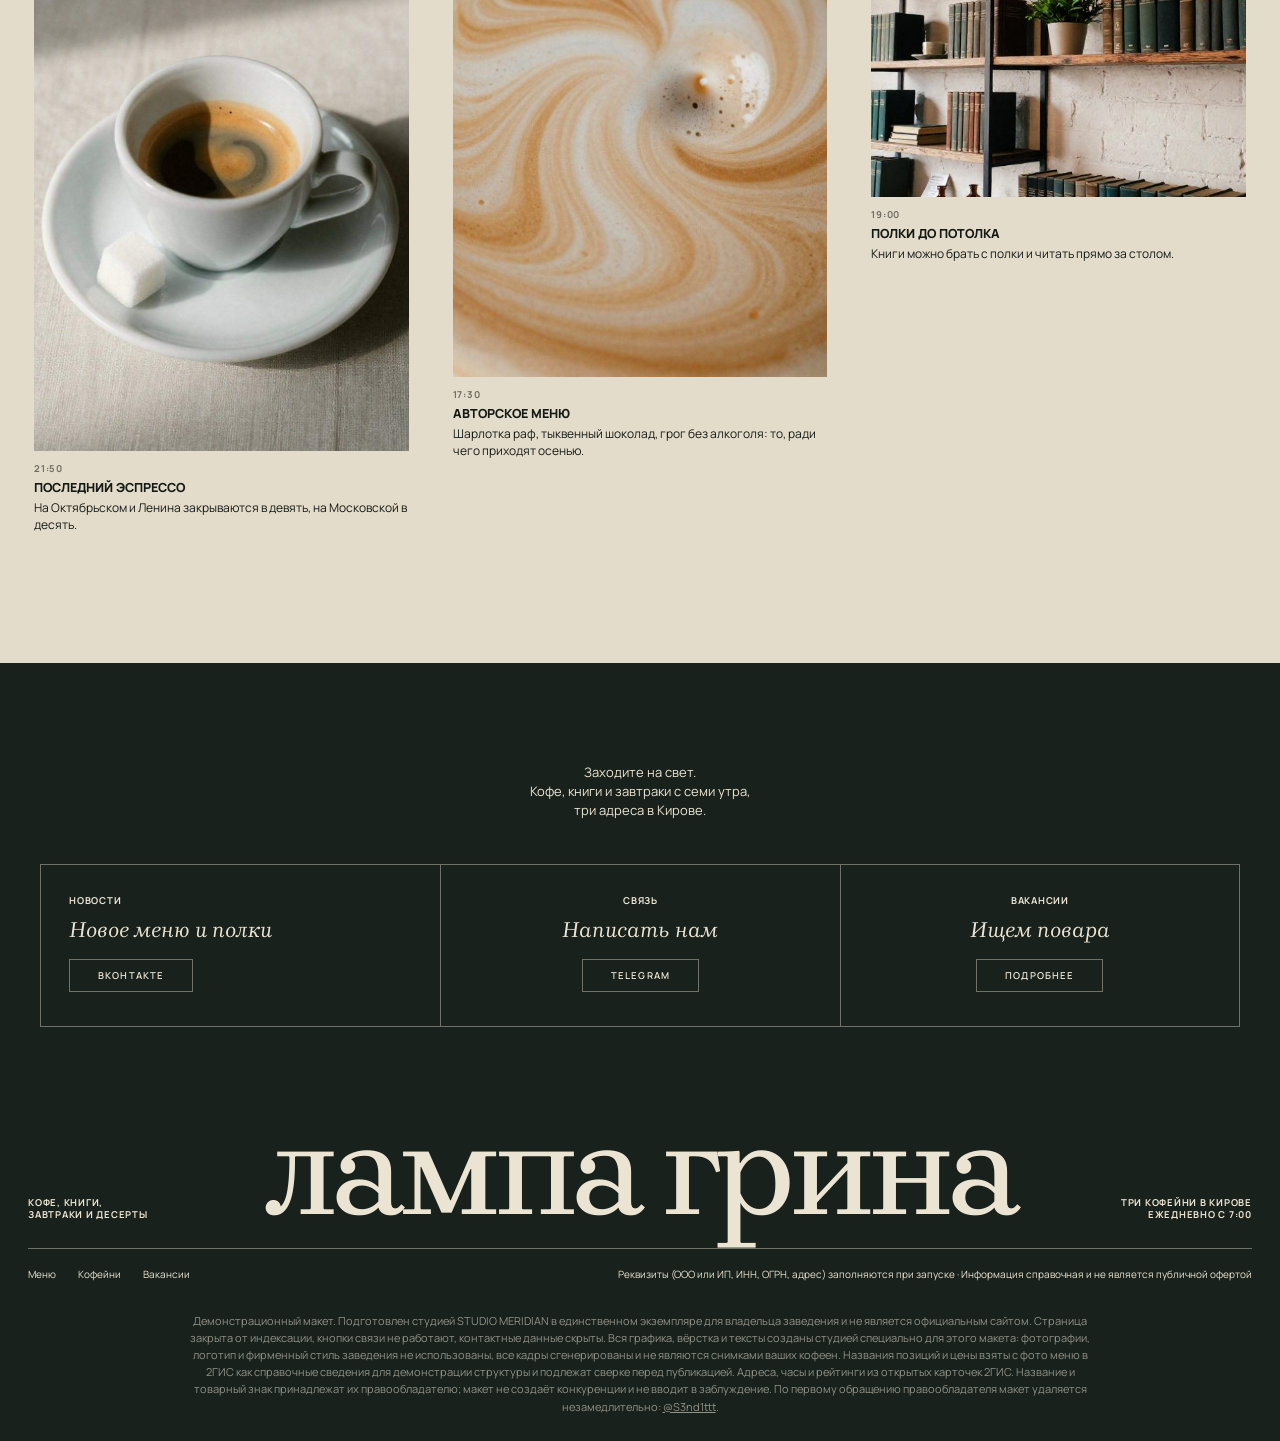
<file: den/index.html>
<!DOCTYPE html>
<html lang="ru" data-v="5" data-base="../" class="nojs" data-tone="l">
<head>
<meta charset="UTF-8">
<meta name="viewport" content="width=device-width, initial-scale=1, viewport-fit=cover">
<meta name="robots" content="noindex, nofollow">
<title>День в Лампе · Демо-макет сайта · STUDIO MERIDIAN</title>
<meta name="description" content="Один обычный день кофеен «Лампа Грина»: от первого света до последнего эспрессо.">
<meta name="theme-color" content="#18211C">
<meta property="og:type" content="website">
<meta property="og:title" content="Демо-макет сайта · STUDIO MERIDIAN">
<meta property="og:description" content="Один обычный день кофеен «Лампа Грина»: от первого света до последнего эспрессо.">
<meta property="og:url" content="https://lampa.meridianstud.ru/den/">
<meta property="og:image" content="https://lampa.meridianstud.ru/img/og.jpg?v=5">
<link rel="icon" href="data:image/svg+xml,%3Csvg xmlns='http://www.w3.org/2000/svg' viewBox='0 0 40 40'%3E%3Crect width='40' height='40' rx='8' fill='%2318211C'/%3E%3Cpath d='M9 21c0-6.5 5-11 11-11s11 4.5 11 11z' fill='%23D9B26F'/%3E%3Cpath d='M13 25v9M17 25v9M21 25v9M25 25v9' stroke='%23ECE4D2' stroke-width='2'/%3E%3C/svg%3E">
<link rel="preload" href="../fonts/manrope.woff2" as="font" type="font/woff2" crossorigin>
<link rel="preload" href="../fonts/brygada.woff2" as="font" type="font/woff2" crossorigin>
<link rel="stylesheet" href="../lampa.css?v=f6f4f843">
<noscript><style>.curtain{display:none}</style></noscript>
</head>
<body>
<p class="demo-strip">Демо-макет студии MERIDIAN · не является официальным сайтом заведения</p>
<div class="curtain" aria-hidden="true"><p class="wm"><span style="--i:0">л</span><span style="--i:1">а</span><span style="--i:2">м</span><span style="--i:3">п</span><span style="--i:4">а</span><span style="--i:5">&nbsp;</span><span style="--i:6">г</span><span style="--i:7">р</span><span style="--i:8">и</span><span style="--i:9">н</span><span style="--i:10">а</span></p><div class="pic"><div class="pi"><img src="../img/h-lamp.jpg?v=5" alt="" decoding="async" width="1152" height="768"></div></div></div>
<div class="veil" aria-hidden="true"></div>
<header class="top">
  <nav class="nav" aria-label="Разделы"><a href="../menu/">Меню</a><a href="../kofeyni/">Кофейни</a><a href="../den/" aria-current="page">День в Лампе</a><a href="../o-nas/">О нас</a><a href="../vakansii/">Вакансии</a></nav>
  <button class="burger" type="button" aria-expanded="false" aria-controls="menu">Меню</button>
  <a class="logo" href="../" aria-label="Лампа Грина, на главную"><svg class="lamp" viewBox="0 0 40 40" aria-hidden="true"><path d="M20 4v5M9 21c0-6.5 5-11 11-11s11 4.5 11 11z" fill="none" stroke="currentColor" stroke-width="1.6"/><path d="M12 25v10M16 25v10M20 25v10M24 25v10M28 25v10M10 35h20" stroke="currentColor" stroke-width="1.6" fill="none"/></svg><span>лампа грина</span></a>
  <div class="right"><span class="now" data-now></span><button type="button" data-hint="Телефон скрыт в демо. В рабочей версии кнопка сразу набирает номер.">+7 XXX XXX-XX-XX</button></div>
</header>
<div class="menu" id="menu" hidden><nav aria-label="Меню"><a href="../menu/">Меню</a><a href="../kofeyni/">Кофейни</a><a href="../den/" aria-current="page">День в Лампе</a><a href="../o-nas/">О нас</a><a href="../vakansii/">Вакансии</a></nav></div>

<main class="daily" data-bg="l">
  <section class="dh">
    <h1 class="script rv"><span class="ln"><span>День в Лампе</span></span></h1>
    <p class="lead">Один обычный день трёх кофеен<br>от первого света до последнего эспрессо.</p>
  </section>
  <section class="mas"><div class="col"><div class="it2 w"><figure class="px"><img src="../img/l-evening.jpg?v=5" alt="" loading="lazy" decoding="async" width="1280" height="960"></figure><div class="cap2"><span class="k">6:50</span><b>Свет включают первым</b><span>Утром сначала загорается лампа над стойкой, потом кофемашина. В семь двери открыты.</span></div></div><div class="it2 w"><figure class="px"><img src="../img/l-milk.jpg?v=5" alt="" loading="lazy" decoding="async" width="750" height="900"></figure><div class="cap2"><span class="k">9:10</span><b>Первая очередь</b><span>Капучино и флэт уайт с собой для тех, кто спешит на работу.</span></div></div><div class="qt"><p class="cap s">Свет в окне виден издалека.</p><p class="k">Лампа Грина</p></div><div class="it2 t"><figure class="px"><img src="../img/l-espresso.jpg?v=5" alt="" loading="lazy" decoding="async" width="1280" height="1280"></figure><div class="cap2"><span class="k">21:50</span><b>Последний эспрессо</b><span>На Октябрьском и Ленина закрываются в девять, на Московской в десять.</span></div></div></div><div class="col"><div class="qt"><p class="cap s">Кофе остывает медленнее, если рядом хорошая книга.</p><p class="k">Лампа Грина</p></div><div class="it2 t"><figure class="px"><img src="../img/l-reader.jpg?v=5" alt="" loading="lazy" decoding="async" width="960" height="1280"></figure><div class="cap2"><span class="k">12:40</span><b>Тихий час</b><span>Днём кто-то работает за ноутбуком, а кто-то снимает с полки книгу и остаётся надолго.</span></div></div><div class="it2 t"><figure class="px"><img src="../img/l-latte.jpg?v=5" alt="" loading="lazy" decoding="async" width="1280" height="1280"></figure><div class="cap2"><span class="k">17:30</span><b>Авторское меню</b><span>Шарлотка раф, тыквенный шоколад, грог без алкоголя: то, ради чего приходят осенью.</span></div></div></div><div class="col"><div class="it2 t"><figure class="px"><img src="../img/c-waffle.jpg?v=5" alt="" loading="lazy" decoding="async" width="704" height="546"></figure><div class="cap2"><span class="k">7:30</span><b>Завтраки с открытия</b><span>Сеты, вафли, каши, круассаны и панкейки готовят с семи утра.</span></div></div><div class="it2 w"><figure class="px"><img src="../img/l-pour.jpg?v=5" alt="" loading="lazy" decoding="async" width="960" height="1280"></figure><div class="cap2"><span class="k">15:00</span><b>Фильтр для ценителей</b><span>Ручная заварка и фильтр в разделе «Альтернатива».</span></div></div><div class="it2 w"><figure class="px"><img src="../img/c-shelf.jpg?v=5" alt="" loading="lazy" decoding="async" width="672" height="896"></figure><div class="cap2"><span class="k">19:00</span><b>Полки до потолка</b><span>Книги можно брать с полки и читать прямо за столом.</span></div></div></div></section>
</main>
<footer class="foot" data-bg="g">
  <p class="quote">Заходите на свет.<br>Кофе, книги и завтраки с семи утра,<br>три адреса в Кирове.</p>
  <div class="boxes">
    <div class="box"><p class="k">Новости</p><p class="it">Новое меню и полки</p><button class="btn" type="button" data-hint="В рабочей версии здесь ваша группа ВКонтакте.">ВКонтакте</button></div>
    <div class="box"><p class="k">Связь</p><p class="it">Написать нам</p><button class="btn" type="button" data-hint="В рабочей версии здесь ваш Telegram.">Telegram</button></div>
    <div class="box"><p class="k">Вакансии</p><p class="it">Ищем повара</p><a class="btn" href="../vakansii/">Подробнее</a></div>
  </div>
  <div class="sig">
    <p class="k">Кофе, книги,<br>завтраки и десерты</p>
    <p class="wm" aria-hidden="true">лампа грина</p>
    <p class="k r">Три кофейни в Кирове<br>ежедневно с 7:00</p>
  </div>
  <div class="fine">
    <span><a href="../menu/">Меню</a><a href="../kofeyni/">Кофейни</a><a href="../vakansii/">Вакансии</a></span>
    <span>Реквизиты (ООО или ИП, ИНН, ОГРН, адрес) заполняются при запуске · Информация справочная и не является публичной офертой</span>
  </div>
  <p class="note">Демонстрационный макет. Подготовлен студией STUDIO MERIDIAN в единственном экземпляре для владельца заведения и не является официальным сайтом. Страница закрыта от индексации, кнопки связи не работают, контактные данные скрыты. Вся графика, вёрстка и тексты созданы студией специально для этого макета: фотографии, логотип и фирменный стиль заведения не использованы, все кадры сгенерированы и не являются снимками ваших кофеен. Названия позиций и цены взяты с фото меню в 2ГИС как справочные сведения для демонстрации структуры и подлежат сверке перед публикацией. Адреса, часы и рейтинги из открытых карточек 2ГИС. Название и товарный знак принадлежат их правообладателю; макет не создаёт конкуренции и не вводит в заблуждение. По первому обращению правообладателя макет удаляется незамедлительно: <a href="https://t.me/S3nd1ttt" target="_blank" rel="noopener">@S3nd1ttt</a>.</p>
</footer>
<div class="toast" role="status" aria-live="polite" hidden></div>
<a class="mer-badge" href="https://t.me/S3nd1ttt" target="_blank" rel="noopener">MERIDIAN · Демо</a>
<script>window.MAISON = {"hours": [["Московская, 3", 7, 22], ["Октябрьский проспект, 139", 7, 21], ["Ленина, 54", 7, 21]]};</script>
<script src="../lampa.js?v=090ec4dc"></script>
</body>
</html>
</file>
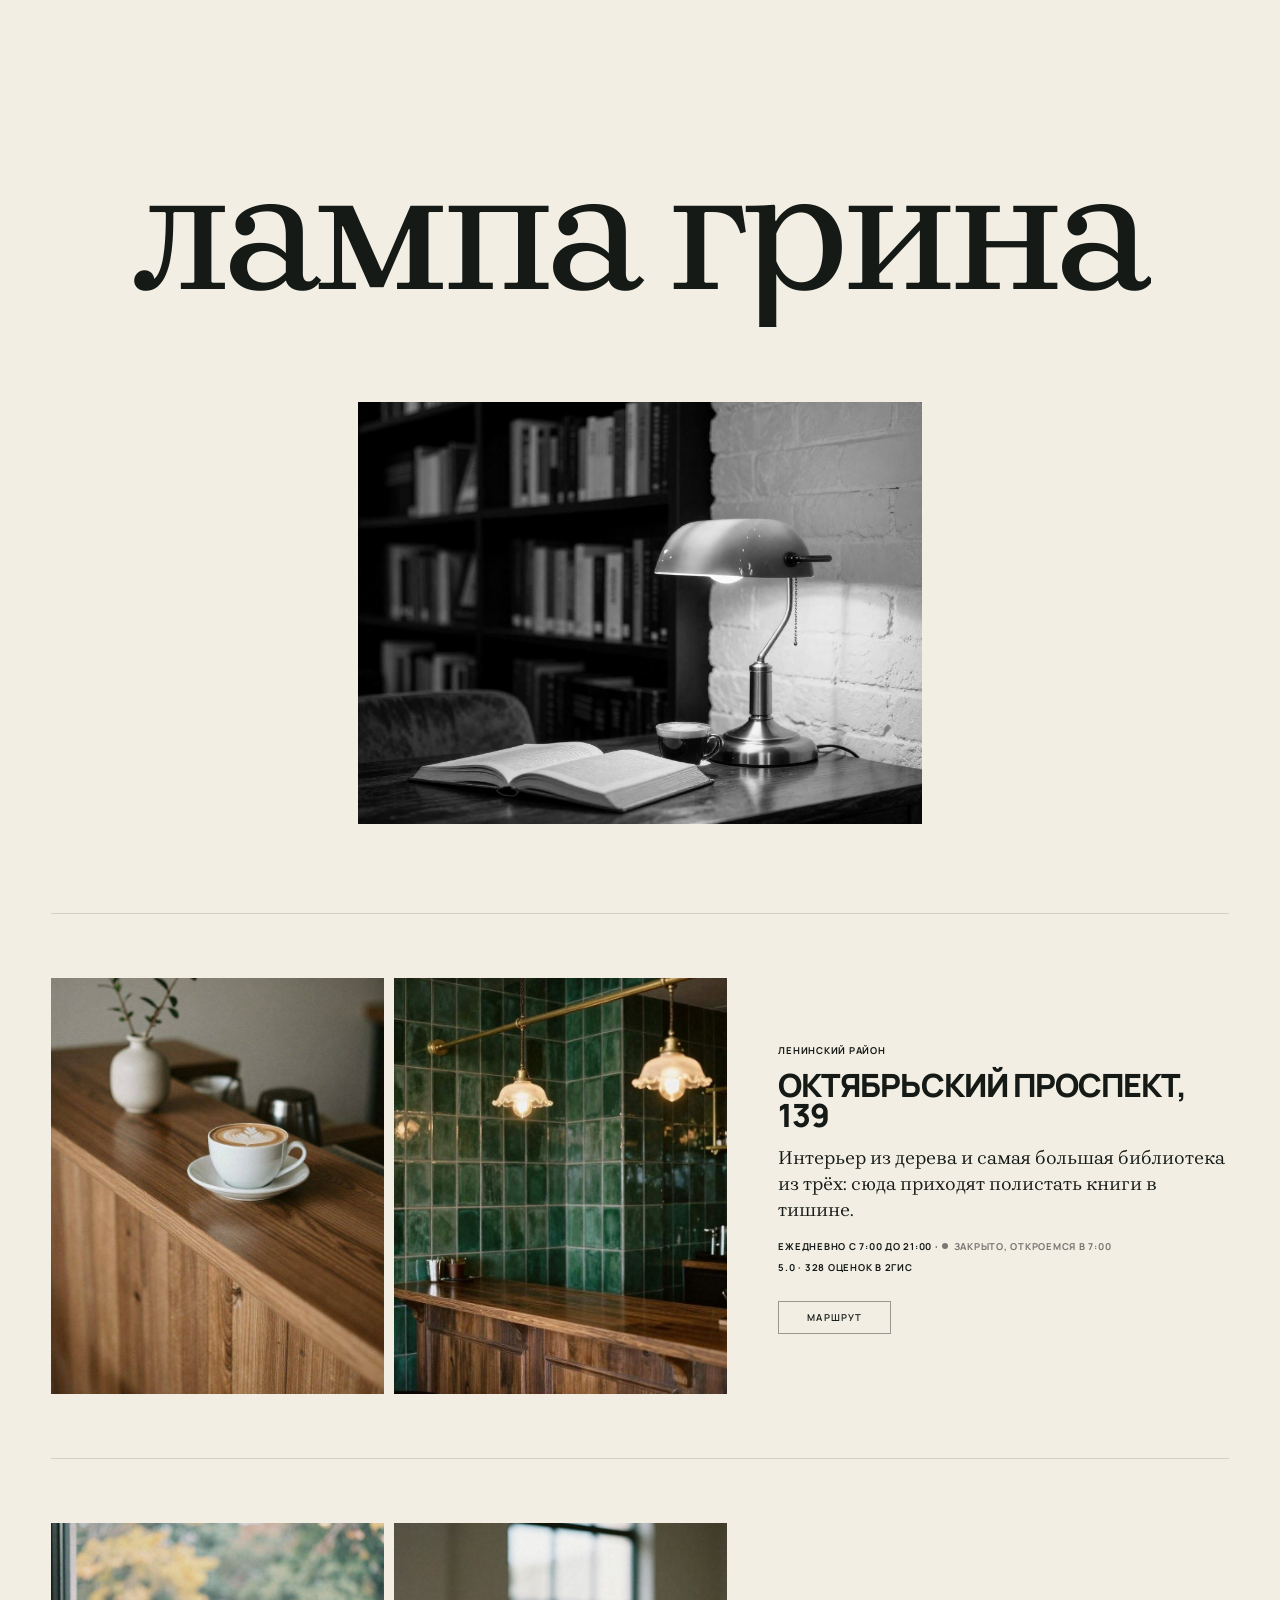
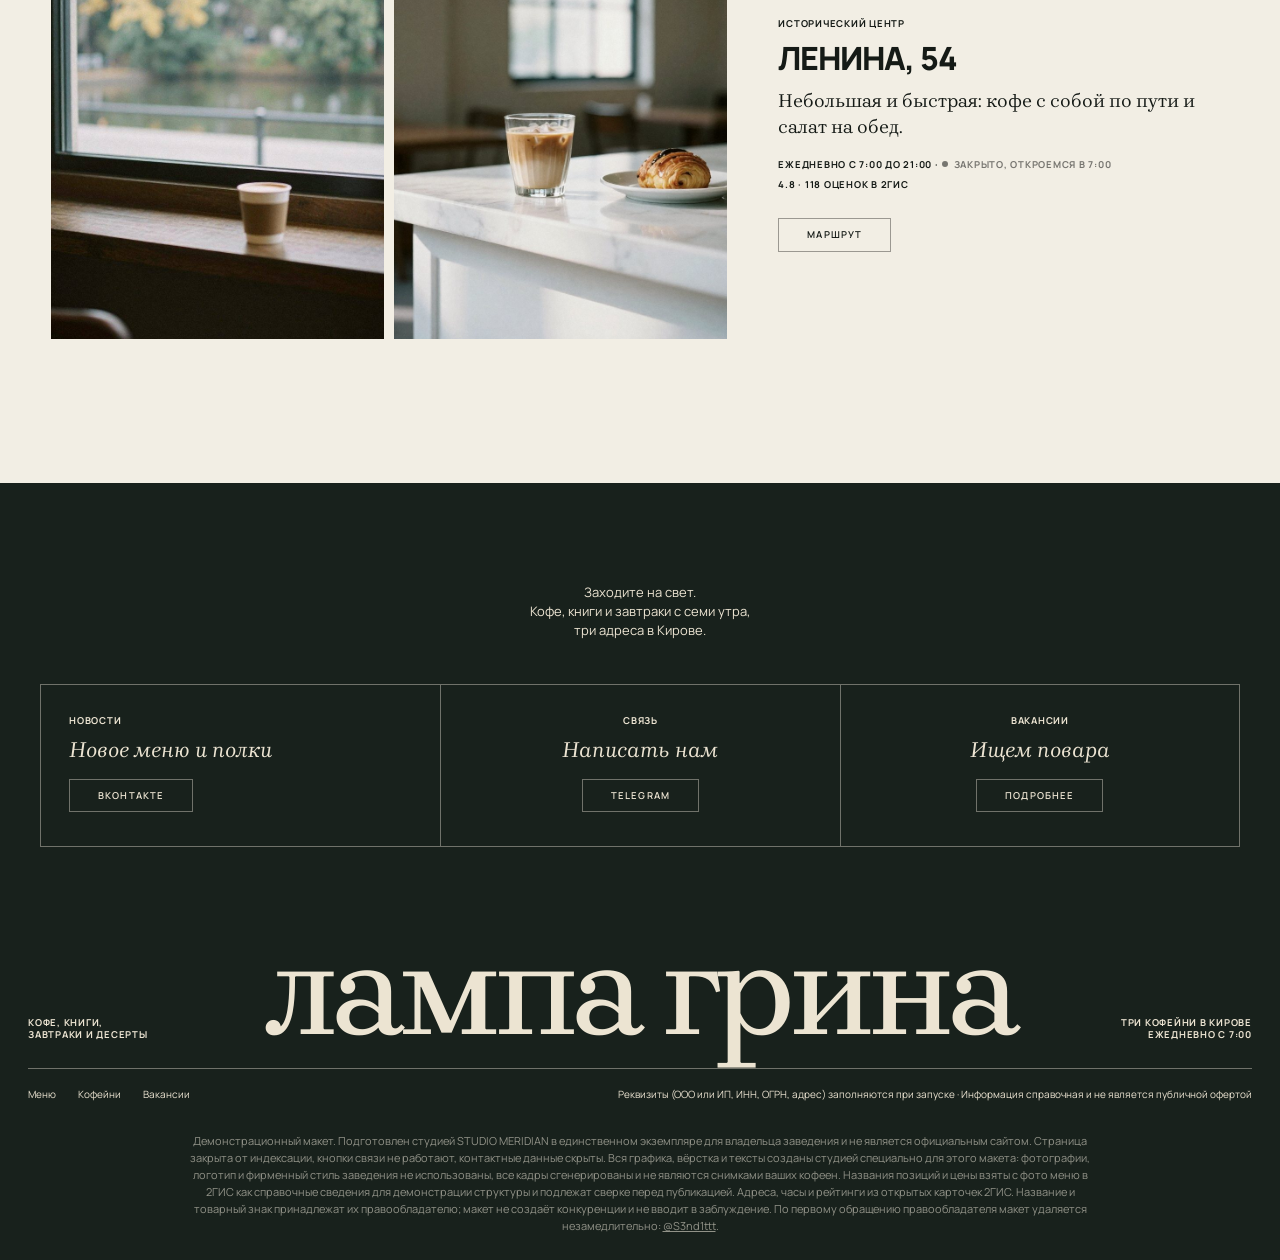
<file: kofeyni/index.html>
<!DOCTYPE html>
<html lang="ru" data-v="5" data-base="../" class="nojs" data-tone="p">
<head>
<meta charset="UTF-8">
<meta name="viewport" content="width=device-width, initial-scale=1, viewport-fit=cover">
<meta name="robots" content="noindex, nofollow">
<title>Кофейни · Демо-макет сайта · STUDIO MERIDIAN</title>
<meta name="description" content="Три кофейни «Лампа Грина» в Кирове: Московская, 3, Октябрьский проспект, 139 и Ленина, 54. Часы работы.">
<meta name="theme-color" content="#18211C">
<meta property="og:type" content="website">
<meta property="og:title" content="Демо-макет сайта · STUDIO MERIDIAN">
<meta property="og:description" content="Три кофейни «Лампа Грина» в Кирове: Московская, 3, Октябрьский проспект, 139 и Ленина, 54. Часы работы.">
<meta property="og:url" content="https://lampa.meridianstud.ru/kofeyni/">
<meta property="og:image" content="https://lampa.meridianstud.ru/img/og.jpg?v=5">
<link rel="icon" href="data:image/svg+xml,%3Csvg xmlns='http://www.w3.org/2000/svg' viewBox='0 0 40 40'%3E%3Crect width='40' height='40' rx='8' fill='%2318211C'/%3E%3Cpath d='M9 21c0-6.5 5-11 11-11s11 4.5 11 11z' fill='%23D9B26F'/%3E%3Cpath d='M13 25v9M17 25v9M21 25v9M25 25v9' stroke='%23ECE4D2' stroke-width='2'/%3E%3C/svg%3E">
<link rel="preload" href="../fonts/manrope.woff2" as="font" type="font/woff2" crossorigin>
<link rel="preload" href="../fonts/brygada.woff2" as="font" type="font/woff2" crossorigin>
<link rel="stylesheet" href="../lampa.css?v=f6f4f843">
<noscript><style>.curtain{display:none}</style></noscript>
</head>
<body>
<p class="demo-strip">Демо-макет студии MERIDIAN · не является официальным сайтом заведения</p>
<div class="curtain" aria-hidden="true"><p class="wm"><span style="--i:0">л</span><span style="--i:1">а</span><span style="--i:2">м</span><span style="--i:3">п</span><span style="--i:4">а</span><span style="--i:5">&nbsp;</span><span style="--i:6">г</span><span style="--i:7">р</span><span style="--i:8">и</span><span style="--i:9">н</span><span style="--i:10">а</span></p><div class="pic"><div class="pi"><img src="../img/h-lamp.jpg?v=5" alt="" decoding="async" width="1152" height="768"></div></div></div>
<div class="veil" aria-hidden="true"></div>
<header class="top">
  <nav class="nav" aria-label="Разделы"><a href="../menu/">Меню</a><a href="../kofeyni/" aria-current="page">Кофейни</a><a href="../den/">День в Лампе</a><a href="../o-nas/">О нас</a><a href="../vakansii/">Вакансии</a></nav>
  <button class="burger" type="button" aria-expanded="false" aria-controls="menu">Меню</button>
  <a class="logo" href="../" aria-label="Лампа Грина, на главную"><svg class="lamp" viewBox="0 0 40 40" aria-hidden="true"><path d="M20 4v5M9 21c0-6.5 5-11 11-11s11 4.5 11 11z" fill="none" stroke="currentColor" stroke-width="1.6"/><path d="M12 25v10M16 25v10M20 25v10M24 25v10M28 25v10M10 35h20" stroke="currentColor" stroke-width="1.6" fill="none"/></svg><span>лампа грина</span></a>
  <div class="right"><span class="now" data-now></span><button type="button" data-hint="Телефон скрыт в демо. В рабочей версии кнопка сразу набирает номер.">+7 XXX XXX-XX-XX</button></div>
</header>
<div class="menu" id="menu" hidden><nav aria-label="Меню"><a href="../menu/">Меню</a><a href="../kofeyni/" aria-current="page">Кофейни</a><a href="../den/">День в Лампе</a><a href="../o-nas/">О нас</a><a href="../vakansii/">Вакансии</a></nav></div>

<main class="spots-p" data-bg="p">
  <section class="mh">
    <p class="kick">Найдите свою лампу</p>
    <h1 class="cap l rv"><span class="ln"><span>Кофейни</span></span></h1>
  </section>
  <article class="spot" id="msk">
    <div class="sp2"><figure class="px"><img src="../img/s-msk-1.jpg?v=5" alt="Московская, 3" loading="lazy" decoding="async" width="960" height="1280"></figure><figure class="px"><img src="../img/s-msk-2.jpg?v=5" alt="" loading="lazy" decoding="async" width="960" height="1280"></figure></div>
    <div class="si">
      <p class="k">Исторический центр · Премия 2ГИС, лучшая кофейня 2026</p>
      <h2 class="cap m">Московская, 3</h2>
      <p class="it">Самый большой зал: панорамные окна на старый центр и место, где хочется читать до вечера.</p>
      <p class="k">Ежедневно с 7:00 до 22:00 · <span class="st" data-open="7" data-close="22"></span></p>
      <p class="k">4.9 · 314 оценок в 2ГИС</p>
      <button class="btn" type="button" data-hint="В рабочей версии кнопка откроет маршрут в 2ГИС или Яндекс Картах.">Маршрут</button>
    </div>
  </article>
  <article class="spot" id="okt">
    <div class="sp2"><figure class="px"><img src="../img/s-okt-1.jpg?v=5" alt="Октябрьский проспект, 139" loading="lazy" decoding="async" width="960" height="1280"></figure><figure class="px"><img src="../img/s-okt-2.jpg?v=5" alt="" loading="lazy" decoding="async" width="960" height="1280"></figure></div>
    <div class="si">
      <p class="k">Ленинский район</p>
      <h2 class="cap m">Октябрьский проспект, 139</h2>
      <p class="it">Интерьер из дерева и самая большая библиотека из трёх: сюда приходят полистать книги в тишине.</p>
      <p class="k">Ежедневно с 7:00 до 21:00 · <span class="st" data-open="7" data-close="21"></span></p>
      <p class="k">5.0 · 328 оценок в 2ГИС</p>
      <button class="btn" type="button" data-hint="В рабочей версии кнопка откроет маршрут в 2ГИС или Яндекс Картах.">Маршрут</button>
    </div>
  </article>
  <article class="spot" id="len">
    <div class="sp2"><figure class="px"><img src="../img/s-len-1.jpg?v=5" alt="Ленина, 54" loading="lazy" decoding="async" width="960" height="1280"></figure><figure class="px"><img src="../img/s-len-2.jpg?v=5" alt="" loading="lazy" decoding="async" width="960" height="1280"></figure></div>
    <div class="si">
      <p class="k">Исторический центр</p>
      <h2 class="cap m">Ленина, 54</h2>
      <p class="it">Небольшая и быстрая: кофе с собой по пути и салат на обед.</p>
      <p class="k">Ежедневно с 7:00 до 21:00 · <span class="st" data-open="7" data-close="21"></span></p>
      <p class="k">4.8 · 118 оценок в 2ГИС</p>
      <button class="btn" type="button" data-hint="В рабочей версии кнопка откроет маршрут в 2ГИС или Яндекс Картах.">Маршрут</button>
    </div>
  </article>
</main>
<footer class="foot" data-bg="g">
  <p class="quote">Заходите на свет.<br>Кофе, книги и завтраки с семи утра,<br>три адреса в Кирове.</p>
  <div class="boxes">
    <div class="box"><p class="k">Новости</p><p class="it">Новое меню и полки</p><button class="btn" type="button" data-hint="В рабочей версии здесь ваша группа ВКонтакте.">ВКонтакте</button></div>
    <div class="box"><p class="k">Связь</p><p class="it">Написать нам</p><button class="btn" type="button" data-hint="В рабочей версии здесь ваш Telegram.">Telegram</button></div>
    <div class="box"><p class="k">Вакансии</p><p class="it">Ищем повара</p><a class="btn" href="../vakansii/">Подробнее</a></div>
  </div>
  <div class="sig">
    <p class="k">Кофе, книги,<br>завтраки и десерты</p>
    <p class="wm" aria-hidden="true">лампа грина</p>
    <p class="k r">Три кофейни в Кирове<br>ежедневно с 7:00</p>
  </div>
  <div class="fine">
    <span><a href="../menu/">Меню</a><a href="../kofeyni/">Кофейни</a><a href="../vakansii/">Вакансии</a></span>
    <span>Реквизиты (ООО или ИП, ИНН, ОГРН, адрес) заполняются при запуске · Информация справочная и не является публичной офертой</span>
  </div>
  <p class="note">Демонстрационный макет. Подготовлен студией STUDIO MERIDIAN в единственном экземпляре для владельца заведения и не является официальным сайтом. Страница закрыта от индексации, кнопки связи не работают, контактные данные скрыты. Вся графика, вёрстка и тексты созданы студией специально для этого макета: фотографии, логотип и фирменный стиль заведения не использованы, все кадры сгенерированы и не являются снимками ваших кофеен. Названия позиций и цены взяты с фото меню в 2ГИС как справочные сведения для демонстрации структуры и подлежат сверке перед публикацией. Адреса, часы и рейтинги из открытых карточек 2ГИС. Название и товарный знак принадлежат их правообладателю; макет не создаёт конкуренции и не вводит в заблуждение. По первому обращению правообладателя макет удаляется незамедлительно: <a href="https://t.me/S3nd1ttt" target="_blank" rel="noopener">@S3nd1ttt</a>.</p>
</footer>
<div class="toast" role="status" aria-live="polite" hidden></div>
<a class="mer-badge" href="https://t.me/S3nd1ttt" target="_blank" rel="noopener">MERIDIAN · Демо</a>
<script>window.MAISON = {"hours": [["Московская, 3", 7, 22], ["Октябрьский проспект, 139", 7, 21], ["Ленина, 54", 7, 21]]};</script>
<script src="../lampa.js?v=090ec4dc"></script>
</body>
</html>
</file>
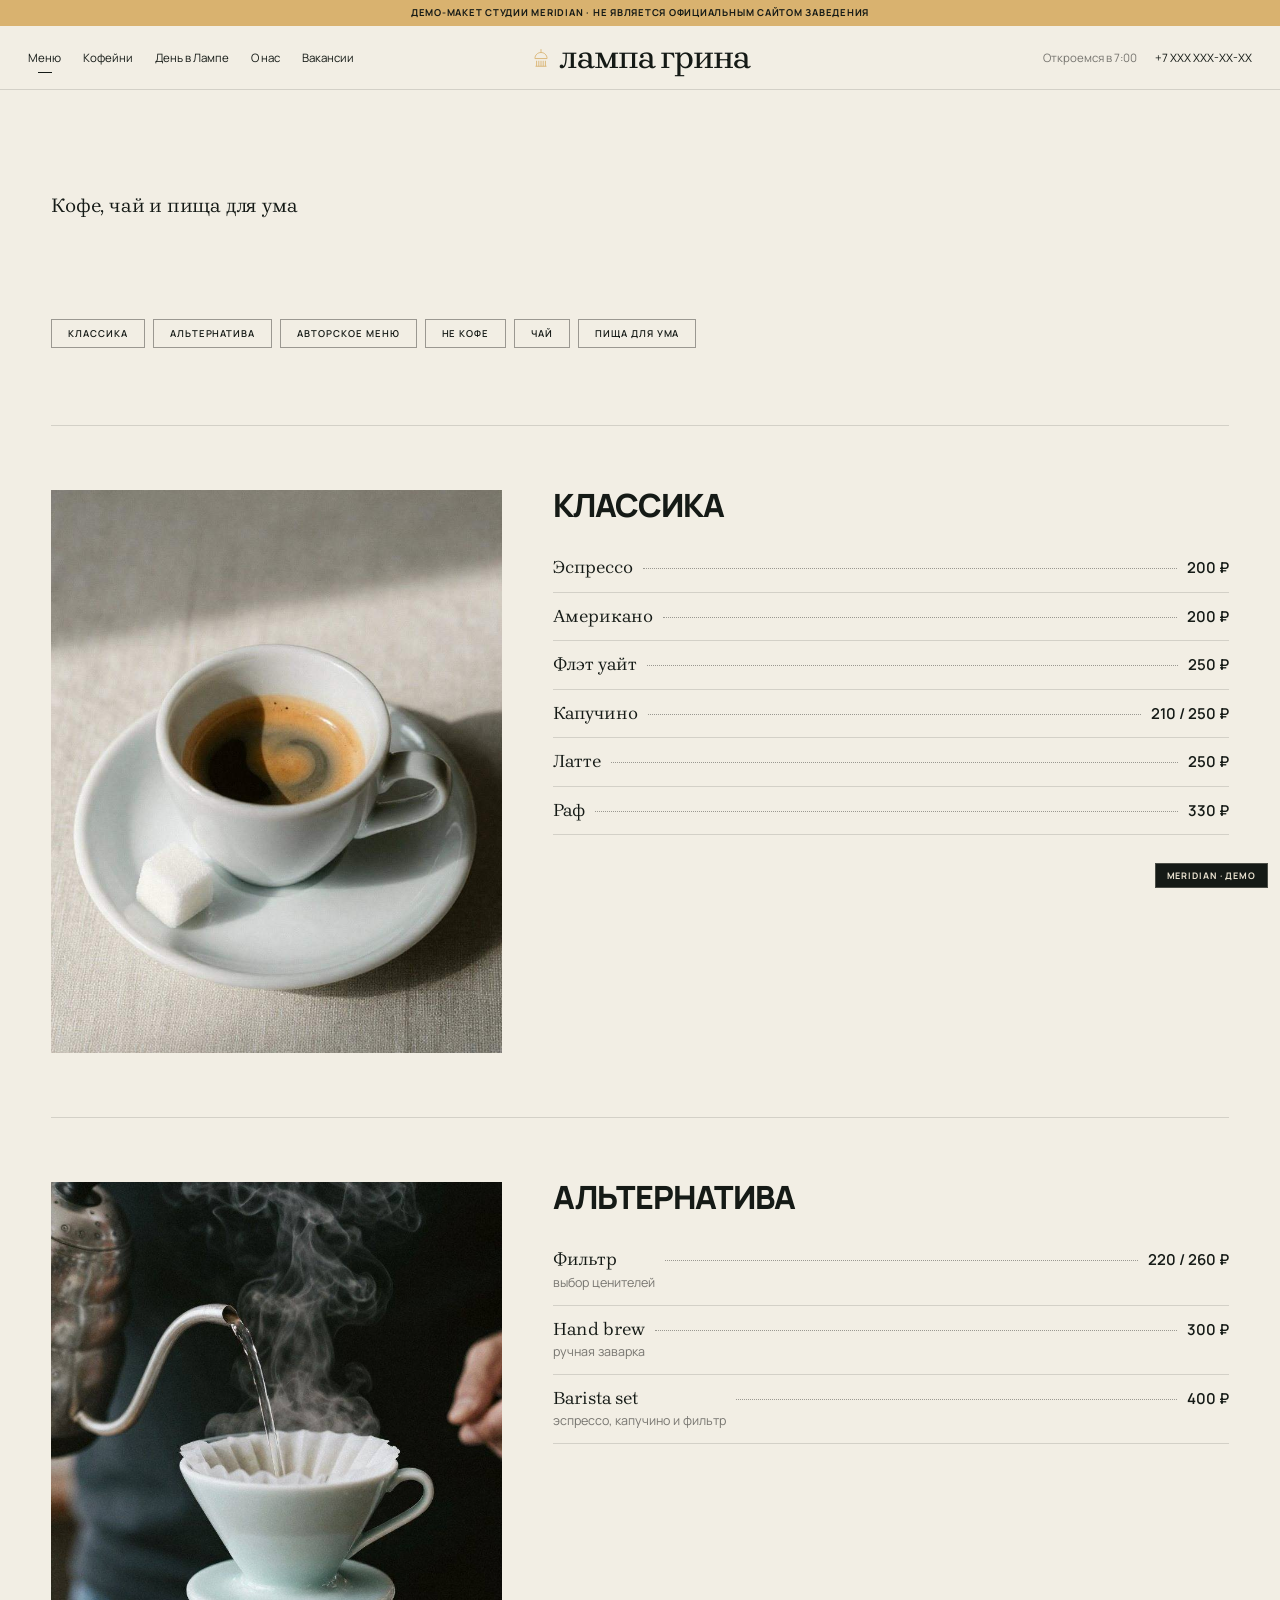
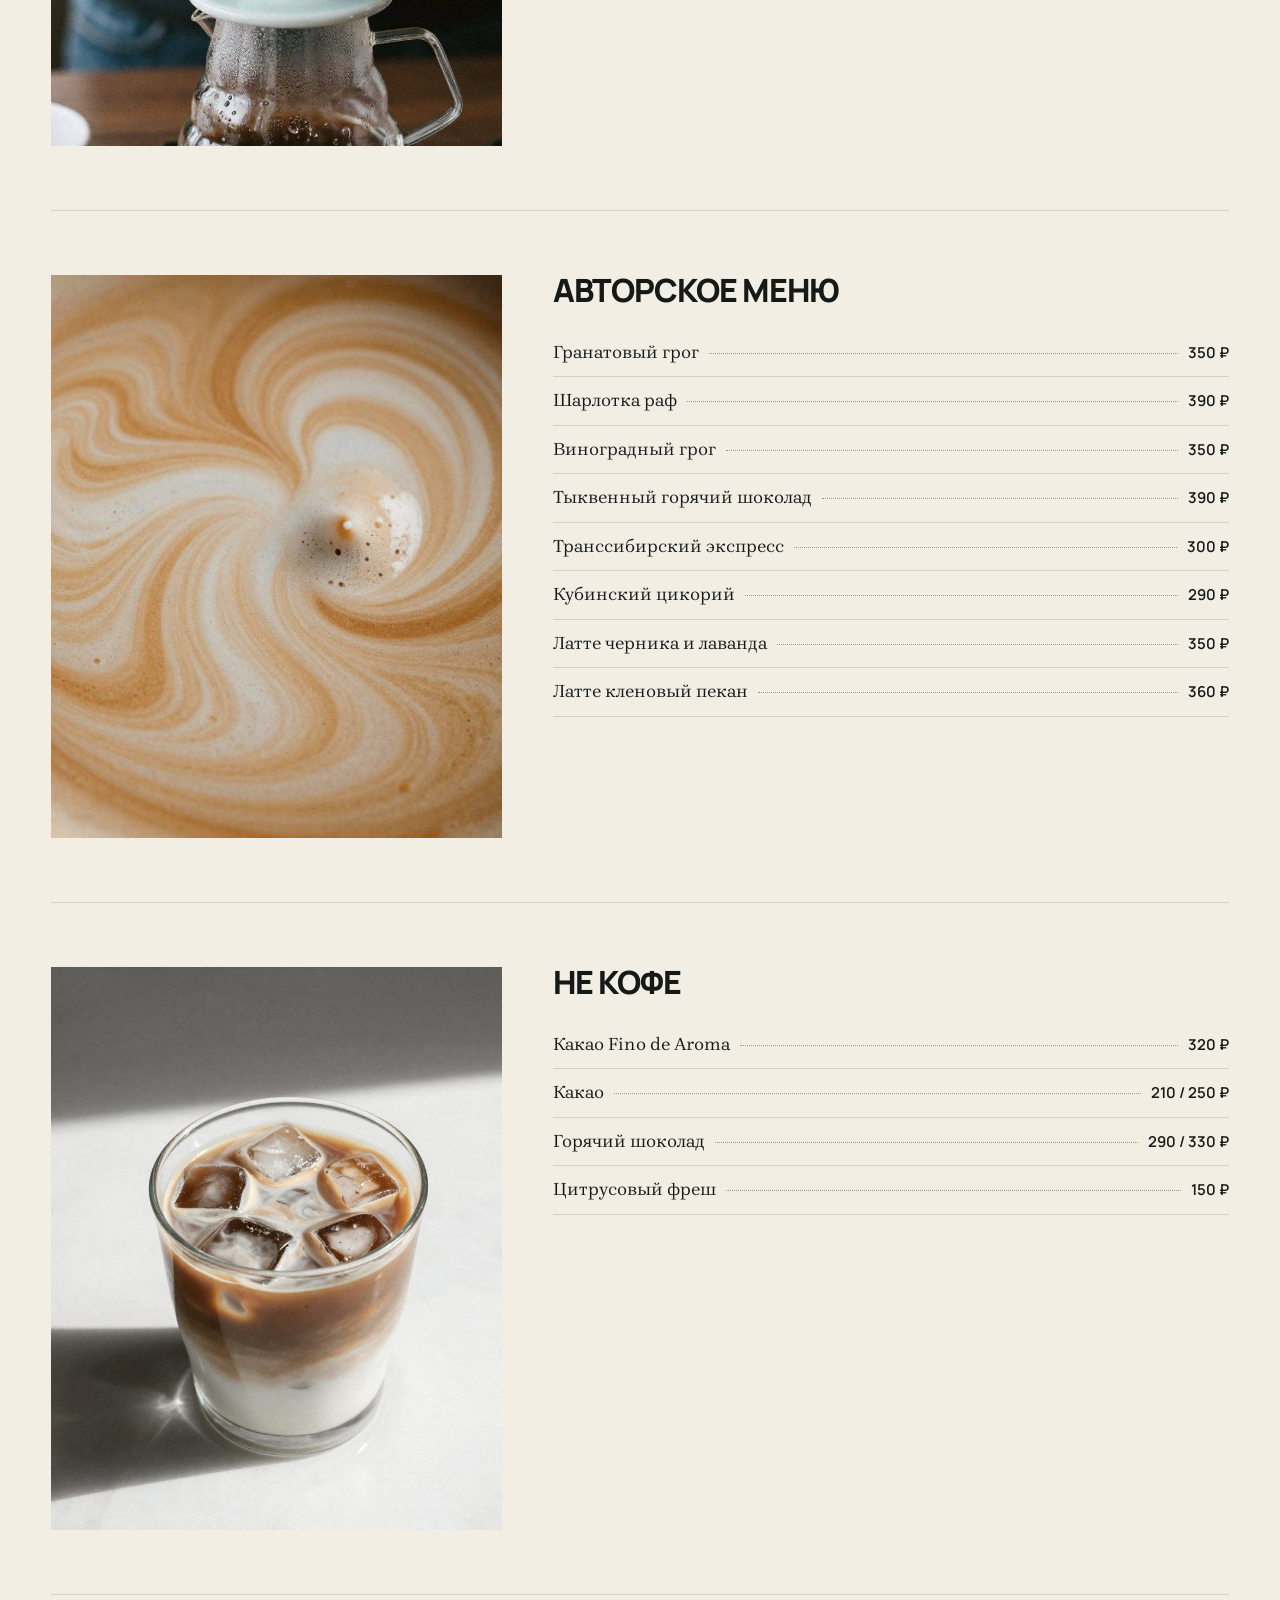
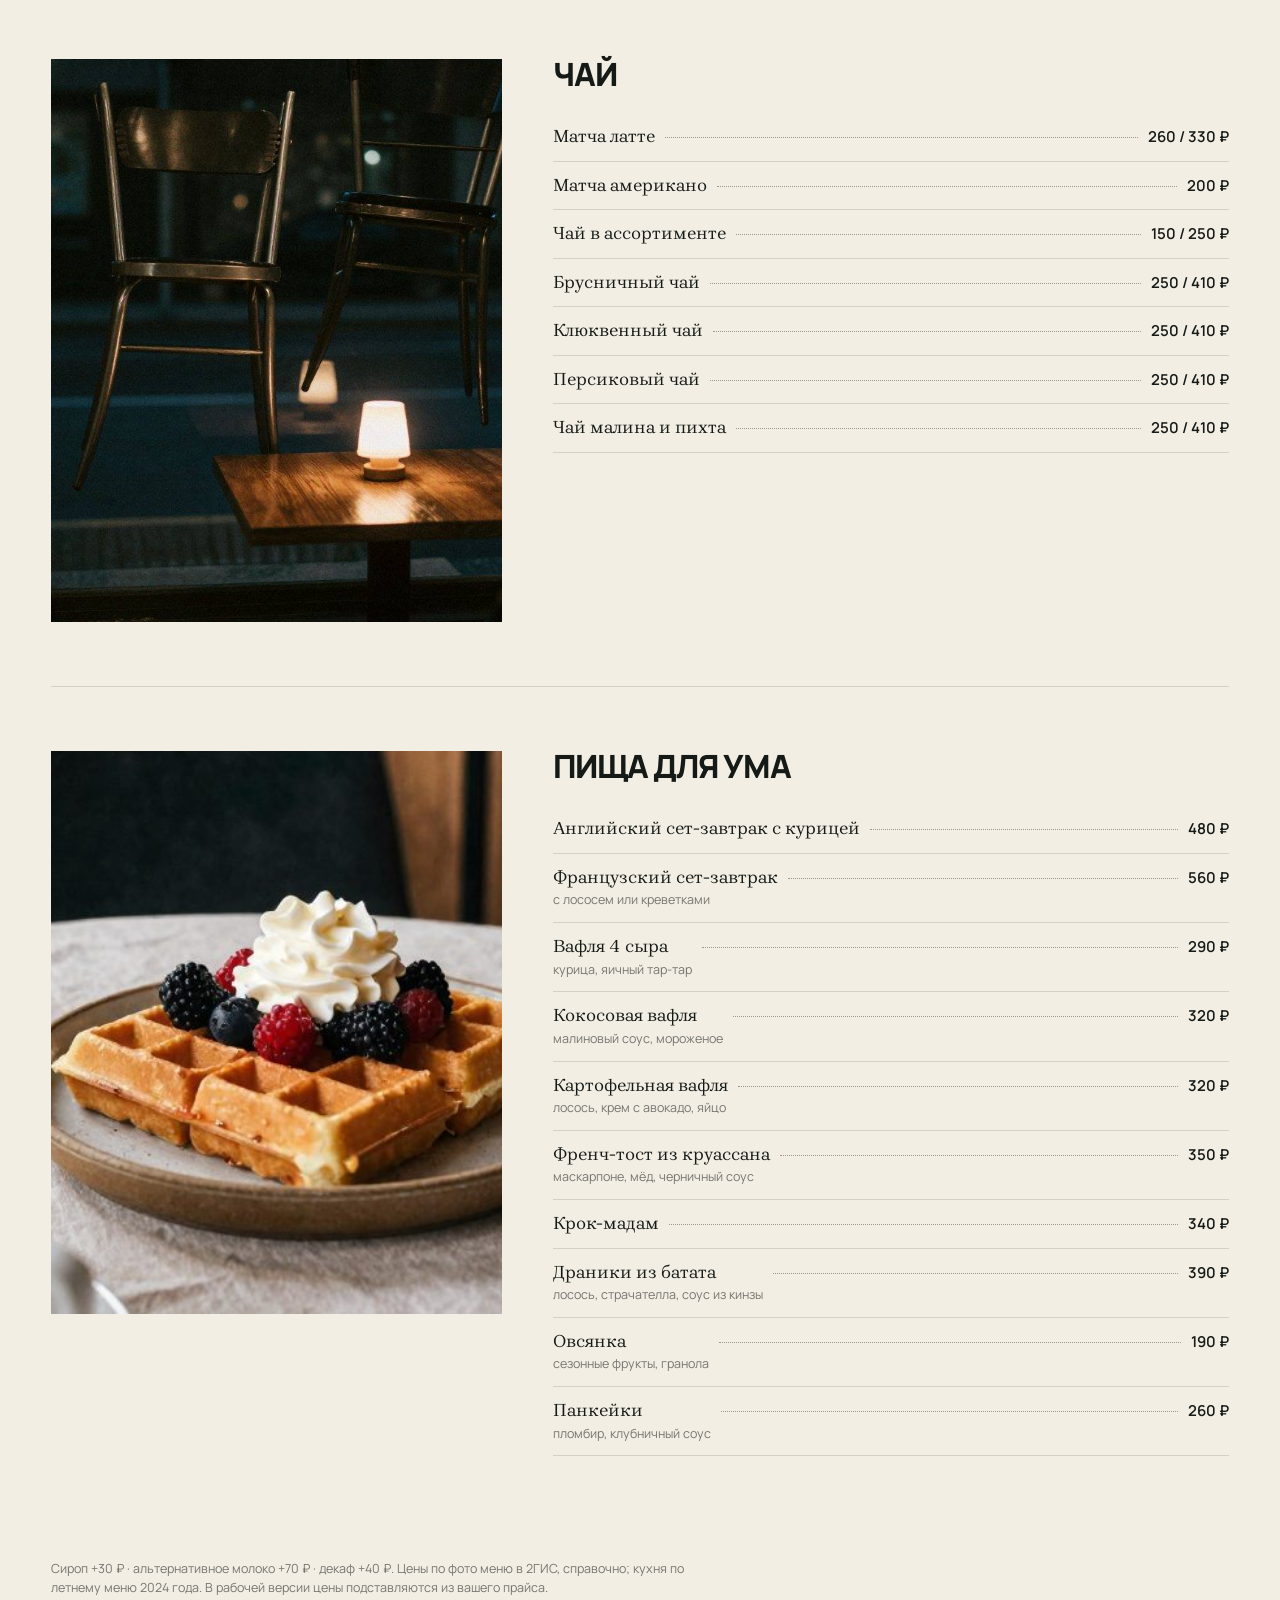
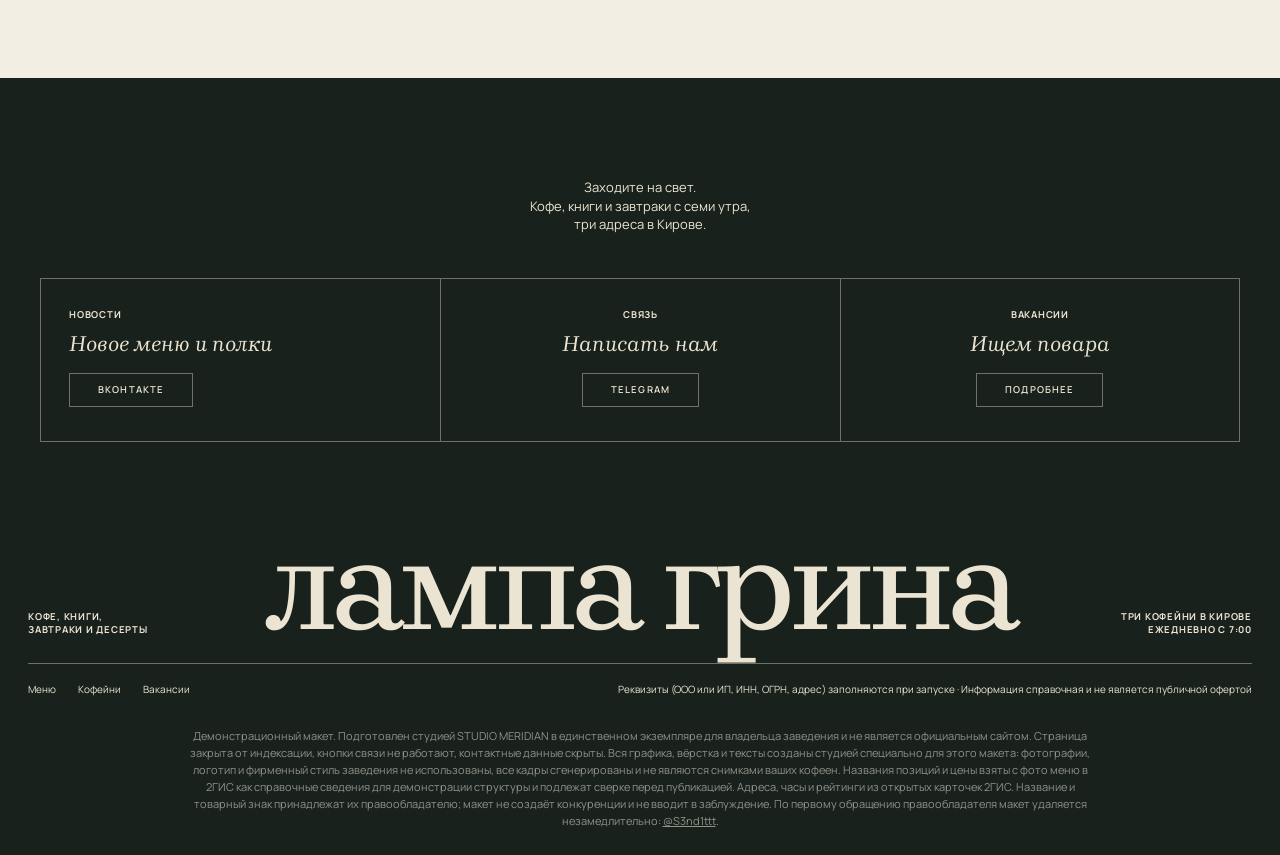
<file: menu/index.html>
<!DOCTYPE html>
<html lang="ru" data-v="5" data-base="../" class="nojs" data-tone="p">
<head>
<meta charset="UTF-8">
<meta name="viewport" content="width=device-width, initial-scale=1, viewport-fit=cover">
<meta name="robots" content="noindex, nofollow">
<title>Меню · Демо-макет сайта · STUDIO MERIDIAN</title>
<meta name="description" content="Меню кофеен «Лампа Грина»: классика, альтернатива, авторские напитки, чай и завтраки. Цены справочно.">
<meta name="theme-color" content="#18211C">
<meta property="og:type" content="website">
<meta property="og:title" content="Демо-макет сайта · STUDIO MERIDIAN">
<meta property="og:description" content="Меню кофеен «Лампа Грина»: классика, альтернатива, авторские напитки, чай и завтраки. Цены справочно.">
<meta property="og:url" content="https://lampa.meridianstud.ru/menu/">
<meta property="og:image" content="https://lampa.meridianstud.ru/img/og.jpg?v=5">
<link rel="icon" href="data:image/svg+xml,%3Csvg xmlns='http://www.w3.org/2000/svg' viewBox='0 0 40 40'%3E%3Crect width='40' height='40' rx='8' fill='%2318211C'/%3E%3Cpath d='M9 21c0-6.5 5-11 11-11s11 4.5 11 11z' fill='%23D9B26F'/%3E%3Cpath d='M13 25v9M17 25v9M21 25v9M25 25v9' stroke='%23ECE4D2' stroke-width='2'/%3E%3C/svg%3E">
<link rel="preload" href="../fonts/manrope.woff2" as="font" type="font/woff2" crossorigin>
<link rel="preload" href="../fonts/brygada.woff2" as="font" type="font/woff2" crossorigin>
<link rel="stylesheet" href="../lampa.css?v=f6f4f843">
<noscript><style>.curtain{display:none}</style></noscript>
</head>
<body>
<p class="demo-strip">Демо-макет студии MERIDIAN · не является официальным сайтом заведения</p>
<div class="curtain" aria-hidden="true"><p class="wm"><span style="--i:0">л</span><span style="--i:1">а</span><span style="--i:2">м</span><span style="--i:3">п</span><span style="--i:4">а</span><span style="--i:5">&nbsp;</span><span style="--i:6">г</span><span style="--i:7">р</span><span style="--i:8">и</span><span style="--i:9">н</span><span style="--i:10">а</span></p><div class="pic"><div class="pi"><img src="../img/h-lamp.jpg?v=5" alt="" decoding="async" width="1152" height="768"></div></div></div>
<div class="veil" aria-hidden="true"></div>
<header class="top">
  <nav class="nav" aria-label="Разделы"><a href="../menu/" aria-current="page">Меню</a><a href="../kofeyni/">Кофейни</a><a href="../den/">День в Лампе</a><a href="../o-nas/">О нас</a><a href="../vakansii/">Вакансии</a></nav>
  <button class="burger" type="button" aria-expanded="false" aria-controls="menu">Меню</button>
  <a class="logo" href="../" aria-label="Лампа Грина, на главную"><svg class="lamp" viewBox="0 0 40 40" aria-hidden="true"><path d="M20 4v5M9 21c0-6.5 5-11 11-11s11 4.5 11 11z" fill="none" stroke="currentColor" stroke-width="1.6"/><path d="M12 25v10M16 25v10M20 25v10M24 25v10M28 25v10M10 35h20" stroke="currentColor" stroke-width="1.6" fill="none"/></svg><span>лампа грина</span></a>
  <div class="right"><span class="now" data-now></span><button type="button" data-hint="Телефон скрыт в демо. В рабочей версии кнопка сразу набирает номер.">+7 XXX XXX-XX-XX</button></div>
</header>
<div class="menu" id="menu" hidden><nav aria-label="Меню"><a href="../menu/" aria-current="page">Меню</a><a href="../kofeyni/">Кофейни</a><a href="../den/">День в Лампе</a><a href="../o-nas/">О нас</a><a href="../vakansii/">Вакансии</a></nav></div>

<main class="menu-p" data-bg="p">
  <section class="mh">
    <p class="kick">Кофе, чай и пища для ума</p>
    <h1 class="cap l rv"><span class="ln"><span>Меню</span></span></h1>
    <nav class="mtabs" aria-label="Разделы меню"><a href="#klassika">Классика</a><a href="#alt">Альтернатива</a><a href="#avtor">Авторское меню</a><a href="#nekofe">Не кофе</a><a href="#chai">Чай</a><a href="#eda">Пища для ума</a></nav>
  </section>
  <section class="mcat" id="klassika">
    <figure class="px"><img src="../img/l-espresso.jpg?v=5" alt="Классика" loading="lazy" decoding="async" width="1280" height="1280"></figure>
    <div><h2 class="cap m">Классика</h2><ul class="mlist"><li><span><b>Эспрессо</b></span><i></i><em>200 ₽</em></li><li><span><b>Американо</b></span><i></i><em>200 ₽</em></li><li><span><b>Флэт уайт</b></span><i></i><em>250 ₽</em></li><li><span><b>Капучино</b></span><i></i><em>210 / 250 ₽</em></li><li><span><b>Латте</b></span><i></i><em>250 ₽</em></li><li><span><b>Раф</b></span><i></i><em>330 ₽</em></li></ul></div>
  </section>
  <section class="mcat" id="alt">
    <figure class="px"><img src="../img/l-pour.jpg?v=5" alt="Альтернатива" loading="lazy" decoding="async" width="960" height="1280"></figure>
    <div><h2 class="cap m">Альтернатива</h2><ul class="mlist"><li><span><b>Фильтр</b><small>выбор ценителей</small></span><i></i><em>220 / 260 ₽</em></li><li><span><b>Hand brew</b><small>ручная заварка</small></span><i></i><em>300 ₽</em></li><li><span><b>Barista set</b><small>эспрессо, капучино и фильтр</small></span><i></i><em>400 ₽</em></li></ul></div>
  </section>
  <section class="mcat" id="avtor">
    <figure class="px"><img src="../img/l-latte.jpg?v=5" alt="Авторское меню" loading="lazy" decoding="async" width="1280" height="1280"></figure>
    <div><h2 class="cap m">Авторское меню</h2><ul class="mlist"><li><span><b>Гранатовый грог</b></span><i></i><em>350 ₽</em></li><li><span><b>Шарлотка раф</b></span><i></i><em>390 ₽</em></li><li><span><b>Виноградный грог</b></span><i></i><em>350 ₽</em></li><li><span><b>Тыквенный горячий шоколад</b></span><i></i><em>390 ₽</em></li><li><span><b>Транссибирский экспресс</b></span><i></i><em>300 ₽</em></li><li><span><b>Кубинский цикорий</b></span><i></i><em>290 ₽</em></li><li><span><b>Латте черника и лаванда</b></span><i></i><em>350 ₽</em></li><li><span><b>Латте кленовый пекан</b></span><i></i><em>360 ₽</em></li></ul></div>
  </section>
  <section class="mcat" id="nekofe">
    <figure class="px"><img src="../img/l-iced.jpg?v=5" alt="Не кофе" loading="lazy" decoding="async" width="960" height="1280"></figure>
    <div><h2 class="cap m">Не кофе</h2><ul class="mlist"><li><span><b>Какао Fino de Aroma</b></span><i></i><em>320 ₽</em></li><li><span><b>Какао</b></span><i></i><em>210 / 250 ₽</em></li><li><span><b>Горячий шоколад</b></span><i></i><em>290 / 330 ₽</em></li><li><span><b>Цитрусовый фреш</b></span><i></i><em>150 ₽</em></li></ul></div>
  </section>
  <section class="mcat" id="chai">
    <figure class="px"><img src="../img/l-evening.jpg?v=5" alt="Чай" loading="lazy" decoding="async" width="1280" height="960"></figure>
    <div><h2 class="cap m">Чай</h2><ul class="mlist"><li><span><b>Матча латте</b></span><i></i><em>260 / 330 ₽</em></li><li><span><b>Матча американо</b></span><i></i><em>200 ₽</em></li><li><span><b>Чай в ассортименте</b></span><i></i><em>150 / 250 ₽</em></li><li><span><b>Брусничный чай</b></span><i></i><em>250 / 410 ₽</em></li><li><span><b>Клюквенный чай</b></span><i></i><em>250 / 410 ₽</em></li><li><span><b>Персиковый чай</b></span><i></i><em>250 / 410 ₽</em></li><li><span><b>Чай малина и пихта</b></span><i></i><em>250 / 410 ₽</em></li></ul></div>
  </section>
  <section class="mcat" id="eda">
    <figure class="px"><img src="../img/c-waffle.jpg?v=5" alt="Пища для ума" loading="lazy" decoding="async" width="704" height="546"></figure>
    <div><h2 class="cap m">Пища для ума</h2><ul class="mlist"><li><span><b>Английский сет-завтрак с курицей</b></span><i></i><em>480 ₽</em></li><li><span><b>Французский сет-завтрак</b><small>с лососем или креветками</small></span><i></i><em>560 ₽</em></li><li><span><b>Вафля 4 сыра</b><small>курица, яичный тар-тар</small></span><i></i><em>290 ₽</em></li><li><span><b>Кокосовая вафля</b><small>малиновый соус, мороженое</small></span><i></i><em>320 ₽</em></li><li><span><b>Картофельная вафля</b><small>лосось, крем с авокадо, яйцо</small></span><i></i><em>320 ₽</em></li><li><span><b>Френч-тост из круассана</b><small>маскарпоне, мёд, черничный соус</small></span><i></i><em>350 ₽</em></li><li><span><b>Крок-мадам</b></span><i></i><em>340 ₽</em></li><li><span><b>Драники из батата</b><small>лосось, страчателла, соус из кинзы</small></span><i></i><em>390 ₽</em></li><li><span><b>Овсянка</b><small>сезонные фрукты, гранола</small></span><i></i><em>190 ₽</em></li><li><span><b>Панкейки</b><small>пломбир, клубничный соус</small></span><i></i><em>260 ₽</em></li></ul></div>
  </section>
  <p class="mnote">Сироп +30 ₽ · альтернативное молоко +70 ₽ · декаф +40 ₽. Цены по фото меню в 2ГИС, справочно; кухня по летнему меню 2024 года. В рабочей версии цены подставляются из вашего прайса.</p>
</main>
<footer class="foot" data-bg="g">
  <p class="quote">Заходите на свет.<br>Кофе, книги и завтраки с семи утра,<br>три адреса в Кирове.</p>
  <div class="boxes">
    <div class="box"><p class="k">Новости</p><p class="it">Новое меню и полки</p><button class="btn" type="button" data-hint="В рабочей версии здесь ваша группа ВКонтакте.">ВКонтакте</button></div>
    <div class="box"><p class="k">Связь</p><p class="it">Написать нам</p><button class="btn" type="button" data-hint="В рабочей версии здесь ваш Telegram.">Telegram</button></div>
    <div class="box"><p class="k">Вакансии</p><p class="it">Ищем повара</p><a class="btn" href="../vakansii/">Подробнее</a></div>
  </div>
  <div class="sig">
    <p class="k">Кофе, книги,<br>завтраки и десерты</p>
    <p class="wm" aria-hidden="true">лампа грина</p>
    <p class="k r">Три кофейни в Кирове<br>ежедневно с 7:00</p>
  </div>
  <div class="fine">
    <span><a href="../menu/">Меню</a><a href="../kofeyni/">Кофейни</a><a href="../vakansii/">Вакансии</a></span>
    <span>Реквизиты (ООО или ИП, ИНН, ОГРН, адрес) заполняются при запуске · Информация справочная и не является публичной офертой</span>
  </div>
  <p class="note">Демонстрационный макет. Подготовлен студией STUDIO MERIDIAN в единственном экземпляре для владельца заведения и не является официальным сайтом. Страница закрыта от индексации, кнопки связи не работают, контактные данные скрыты. Вся графика, вёрстка и тексты созданы студией специально для этого макета: фотографии, логотип и фирменный стиль заведения не использованы, все кадры сгенерированы и не являются снимками ваших кофеен. Названия позиций и цены взяты с фото меню в 2ГИС как справочные сведения для демонстрации структуры и подлежат сверке перед публикацией. Адреса, часы и рейтинги из открытых карточек 2ГИС. Название и товарный знак принадлежат их правообладателю; макет не создаёт конкуренции и не вводит в заблуждение. По первому обращению правообладателя макет удаляется незамедлительно: <a href="https://t.me/S3nd1ttt" target="_blank" rel="noopener">@S3nd1ttt</a>.</p>
</footer>
<div class="toast" role="status" aria-live="polite" hidden></div>
<a class="mer-badge" href="https://t.me/S3nd1ttt" target="_blank" rel="noopener">MERIDIAN · Демо</a>
<script>window.MAISON = {"hours": [["Московская, 3", 7, 22], ["Октябрьский проспект, 139", 7, 21], ["Ленина, 54", 7, 21]]};</script>
<script src="../lampa.js?v=090ec4dc"></script>
</body>
</html>
</file>
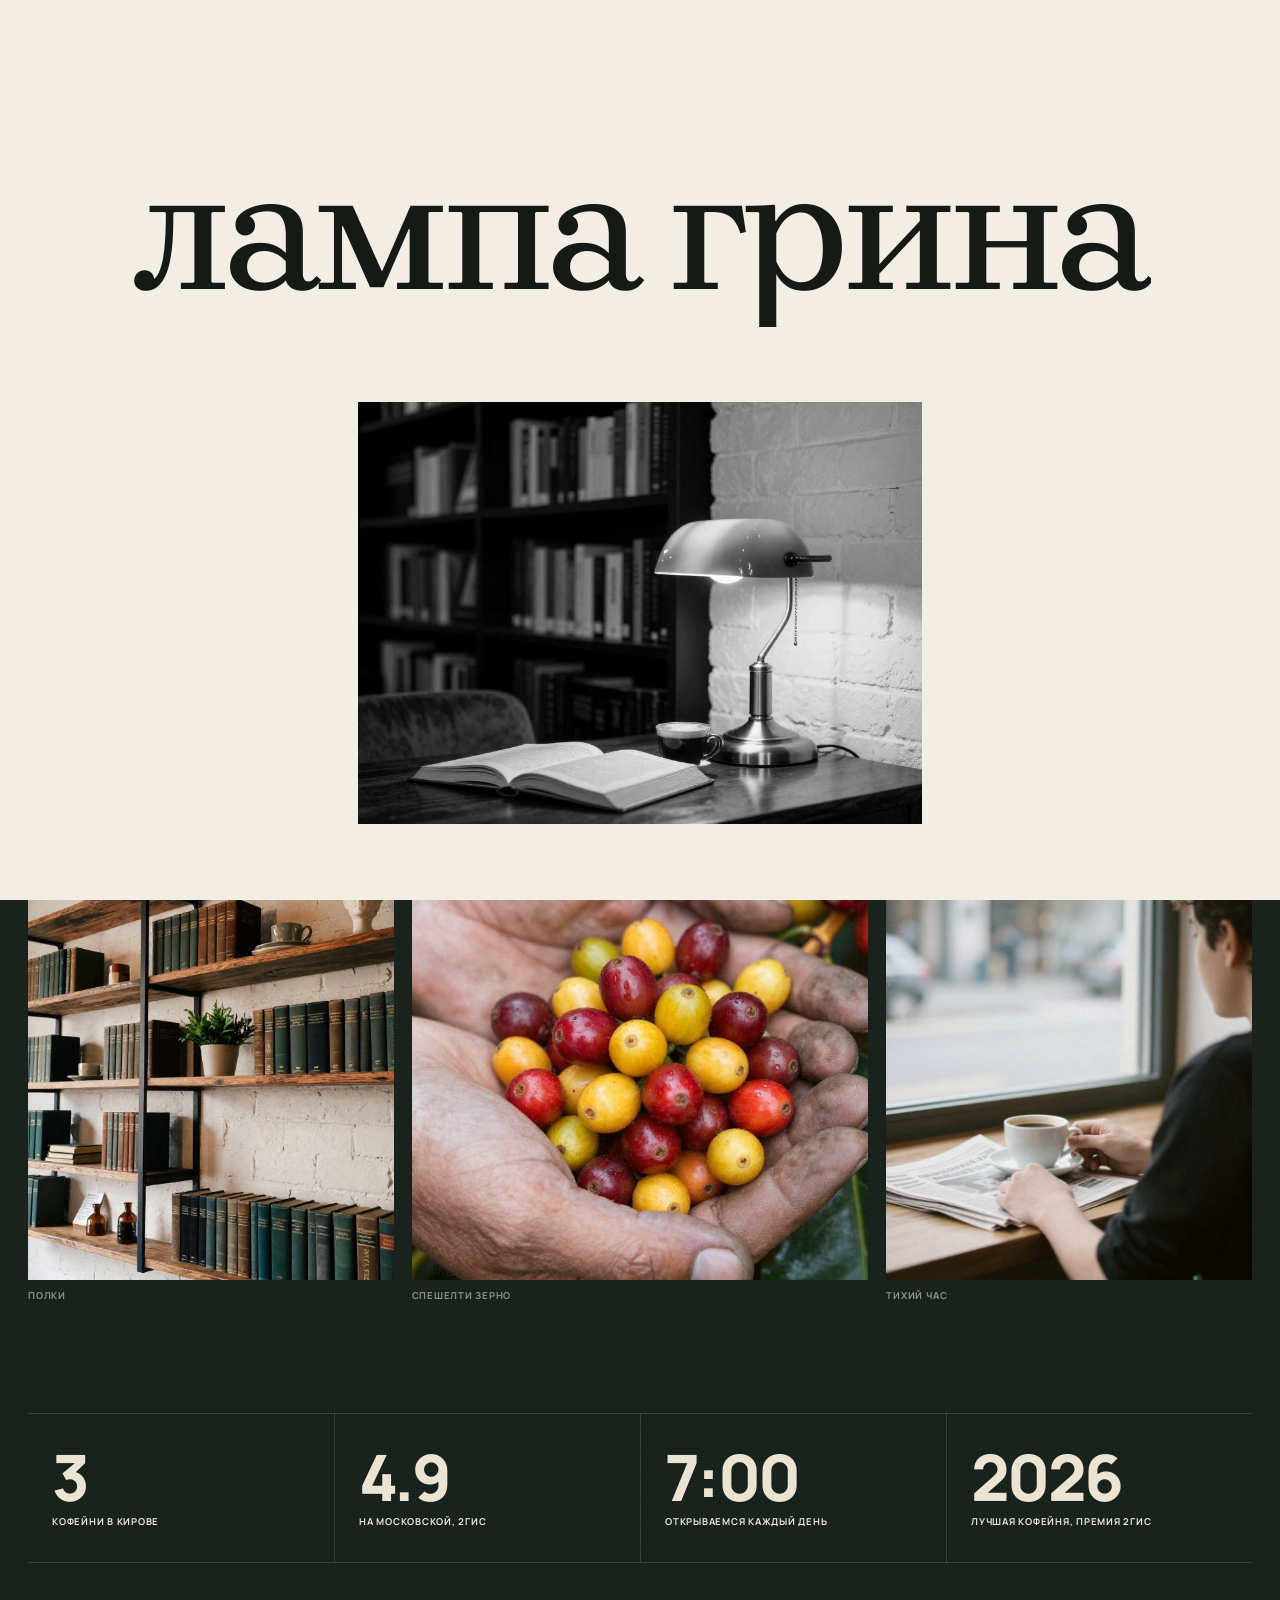
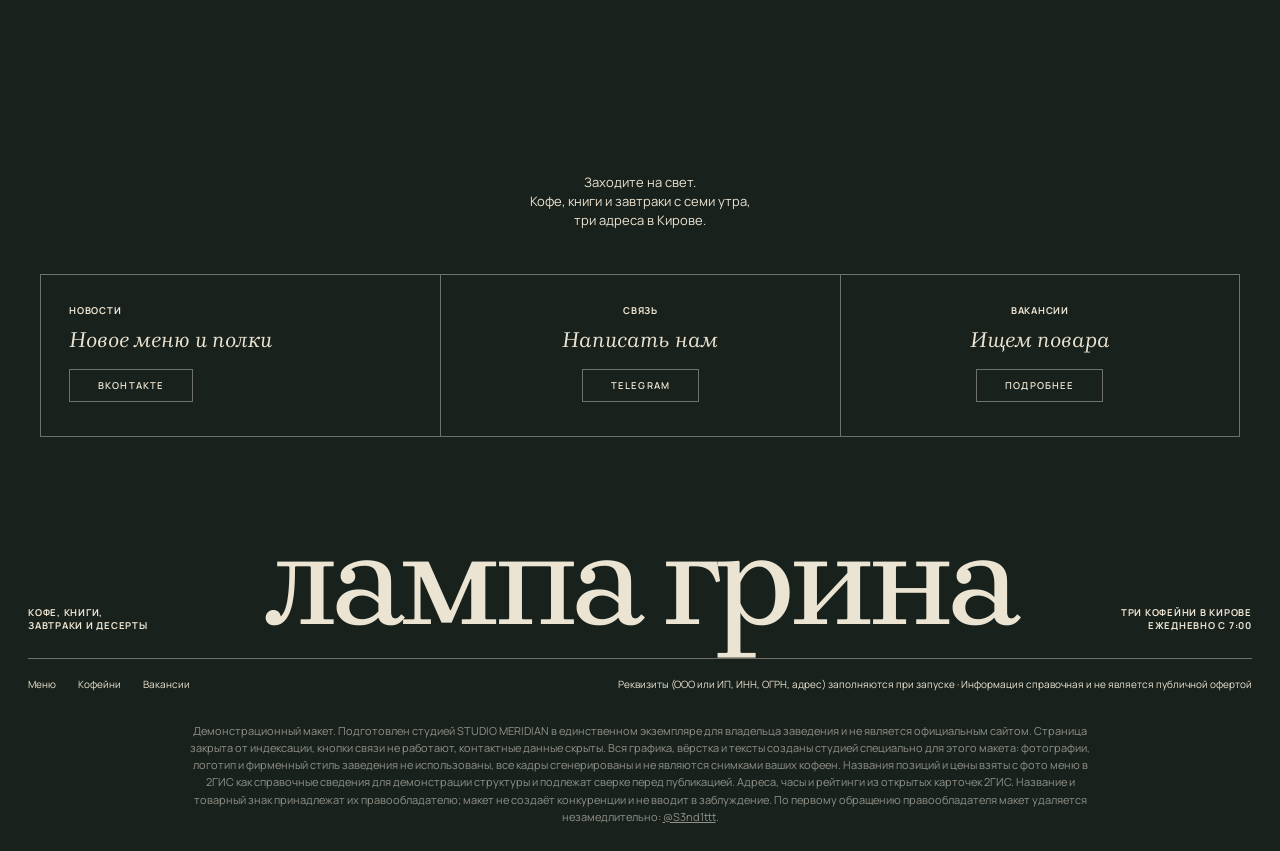
<file: o-nas/index.html>
<!DOCTYPE html>
<html lang="ru" data-v="5" data-base="../" class="nojs" data-tone="g">
<head>
<meta charset="UTF-8">
<meta name="viewport" content="width=device-width, initial-scale=1, viewport-fit=cover">
<meta name="robots" content="noindex, nofollow">
<title>О нас · Демо-макет сайта · STUDIO MERIDIAN</title>
<meta name="description" content="Лампа Грина: спешелти кофейни в Кирове с книжными полками, завтраками и авторскими напитками.">
<meta name="theme-color" content="#18211C">
<meta property="og:type" content="website">
<meta property="og:title" content="Демо-макет сайта · STUDIO MERIDIAN">
<meta property="og:description" content="Лампа Грина: спешелти кофейни в Кирове с книжными полками, завтраками и авторскими напитками.">
<meta property="og:url" content="https://lampa.meridianstud.ru/o-nas/">
<meta property="og:image" content="https://lampa.meridianstud.ru/img/og.jpg?v=5">
<link rel="icon" href="data:image/svg+xml,%3Csvg xmlns='http://www.w3.org/2000/svg' viewBox='0 0 40 40'%3E%3Crect width='40' height='40' rx='8' fill='%2318211C'/%3E%3Cpath d='M9 21c0-6.5 5-11 11-11s11 4.5 11 11z' fill='%23D9B26F'/%3E%3Cpath d='M13 25v9M17 25v9M21 25v9M25 25v9' stroke='%23ECE4D2' stroke-width='2'/%3E%3C/svg%3E">
<link rel="preload" href="../fonts/manrope.woff2" as="font" type="font/woff2" crossorigin>
<link rel="preload" href="../fonts/brygada.woff2" as="font" type="font/woff2" crossorigin>
<link rel="stylesheet" href="../lampa.css?v=f6f4f843">
<noscript><style>.curtain{display:none}</style></noscript>
</head>
<body>
<p class="demo-strip">Демо-макет студии MERIDIAN · не является официальным сайтом заведения</p>
<div class="curtain" aria-hidden="true"><p class="wm"><span style="--i:0">л</span><span style="--i:1">а</span><span style="--i:2">м</span><span style="--i:3">п</span><span style="--i:4">а</span><span style="--i:5">&nbsp;</span><span style="--i:6">г</span><span style="--i:7">р</span><span style="--i:8">и</span><span style="--i:9">н</span><span style="--i:10">а</span></p><div class="pic"><div class="pi"><img src="../img/h-lamp.jpg?v=5" alt="" decoding="async" width="1152" height="768"></div></div></div>
<div class="veil" aria-hidden="true"></div>
<header class="top">
  <nav class="nav" aria-label="Разделы"><a href="../menu/">Меню</a><a href="../kofeyni/">Кофейни</a><a href="../den/">День в Лампе</a><a href="../o-nas/" aria-current="page">О нас</a><a href="../vakansii/">Вакансии</a></nav>
  <button class="burger" type="button" aria-expanded="false" aria-controls="menu">Меню</button>
  <a class="logo" href="../" aria-label="Лампа Грина, на главную"><svg class="lamp" viewBox="0 0 40 40" aria-hidden="true"><path d="M20 4v5M9 21c0-6.5 5-11 11-11s11 4.5 11 11z" fill="none" stroke="currentColor" stroke-width="1.6"/><path d="M12 25v10M16 25v10M20 25v10M24 25v10M28 25v10M10 35h20" stroke="currentColor" stroke-width="1.6" fill="none"/></svg><span>лампа грина</span></a>
  <div class="right"><span class="now" data-now></span><button type="button" data-hint="Телефон скрыт в демо. В рабочей версии кнопка сразу набирает номер.">+7 XXX XXX-XX-XX</button></div>
</header>
<div class="menu" id="menu" hidden><nav aria-label="Меню"><a href="../menu/">Меню</a><a href="../kofeyni/">Кофейни</a><a href="../den/">День в Лампе</a><a href="../o-nas/" aria-current="page">О нас</a><a href="../vakansii/">Вакансии</a></nav></div>

<main class="about" data-bg="g">
  <section class="ah">
    <h1 class="vh">О кофейнях «Лампа Грина»</h1>
    <p class="who k">Киров<br>три адреса</p>
    <p class="big rv-f">Мы Лампа Грина, спешелти кофейни в Кирове. Варим классику и альтернативу, придумываем авторские напитки к каждому сезону и готовим завтраки с семи утра.</p>
    <p class="big rv-f">У Грина есть рассказ «Зелёная лампа» про свет в окне. Нам нравится думать, что наши окна тоже кто-то видит с улицы и заходит на этот свет: за кофе, книгой с полки или просто посидеть в тишине.</p>
  </section>
  <section class="trio">
    <div class="tf"><figure class="px"><img src="../img/c-shelf.jpg?v=5" alt="Книги и кофе" loading="lazy" decoding="async" width="672" height="896"></figure><p class="k">Полки</p></div>
    <div class="tf"><figure class="px"><img src="../img/l-cherries.jpg?v=5" alt="Ягоды кофе в ладонях" loading="lazy" decoding="async" width="1280" height="1280"></figure><p class="k">Спешелти зерно</p></div>
    <div class="tf"><figure class="px"><img src="../img/l-reader.jpg?v=5" alt="Гость читает у окна" loading="lazy" decoding="async" width="960" height="1280"></figure><p class="k">Тихий час</p></div>
  </section>
  <section class="nums">
    <div><b data-n="3">3</b><span class="k">кофейни в Кирове</span></div>
    <div><b>4.9</b><span class="k">на Московской, 2ГИС</span></div>
    <div><b>7:00</b><span class="k">открываемся каждый день</span></div>
    <div><b>2026</b><span class="k">лучшая кофейня, Премия 2ГИС</span></div>
  </section>
</main>
<footer class="foot" data-bg="g">
  <p class="quote">Заходите на свет.<br>Кофе, книги и завтраки с семи утра,<br>три адреса в Кирове.</p>
  <div class="boxes">
    <div class="box"><p class="k">Новости</p><p class="it">Новое меню и полки</p><button class="btn" type="button" data-hint="В рабочей версии здесь ваша группа ВКонтакте.">ВКонтакте</button></div>
    <div class="box"><p class="k">Связь</p><p class="it">Написать нам</p><button class="btn" type="button" data-hint="В рабочей версии здесь ваш Telegram.">Telegram</button></div>
    <div class="box"><p class="k">Вакансии</p><p class="it">Ищем повара</p><a class="btn" href="../vakansii/">Подробнее</a></div>
  </div>
  <div class="sig">
    <p class="k">Кофе, книги,<br>завтраки и десерты</p>
    <p class="wm" aria-hidden="true">лампа грина</p>
    <p class="k r">Три кофейни в Кирове<br>ежедневно с 7:00</p>
  </div>
  <div class="fine">
    <span><a href="../menu/">Меню</a><a href="../kofeyni/">Кофейни</a><a href="../vakansii/">Вакансии</a></span>
    <span>Реквизиты (ООО или ИП, ИНН, ОГРН, адрес) заполняются при запуске · Информация справочная и не является публичной офертой</span>
  </div>
  <p class="note">Демонстрационный макет. Подготовлен студией STUDIO MERIDIAN в единственном экземпляре для владельца заведения и не является официальным сайтом. Страница закрыта от индексации, кнопки связи не работают, контактные данные скрыты. Вся графика, вёрстка и тексты созданы студией специально для этого макета: фотографии, логотип и фирменный стиль заведения не использованы, все кадры сгенерированы и не являются снимками ваших кофеен. Названия позиций и цены взяты с фото меню в 2ГИС как справочные сведения для демонстрации структуры и подлежат сверке перед публикацией. Адреса, часы и рейтинги из открытых карточек 2ГИС. Название и товарный знак принадлежат их правообладателю; макет не создаёт конкуренции и не вводит в заблуждение. По первому обращению правообладателя макет удаляется незамедлительно: <a href="https://t.me/S3nd1ttt" target="_blank" rel="noopener">@S3nd1ttt</a>.</p>
</footer>
<div class="toast" role="status" aria-live="polite" hidden></div>
<a class="mer-badge" href="https://t.me/S3nd1ttt" target="_blank" rel="noopener">MERIDIAN · Демо</a>
<script>window.MAISON = {"hours": [["Московская, 3", 7, 22], ["Октябрьский проспект, 139", 7, 21], ["Ленина, 54", 7, 21]]};</script>
<script src="../lampa.js?v=090ec4dc"></script>
</body>
</html>
</file>
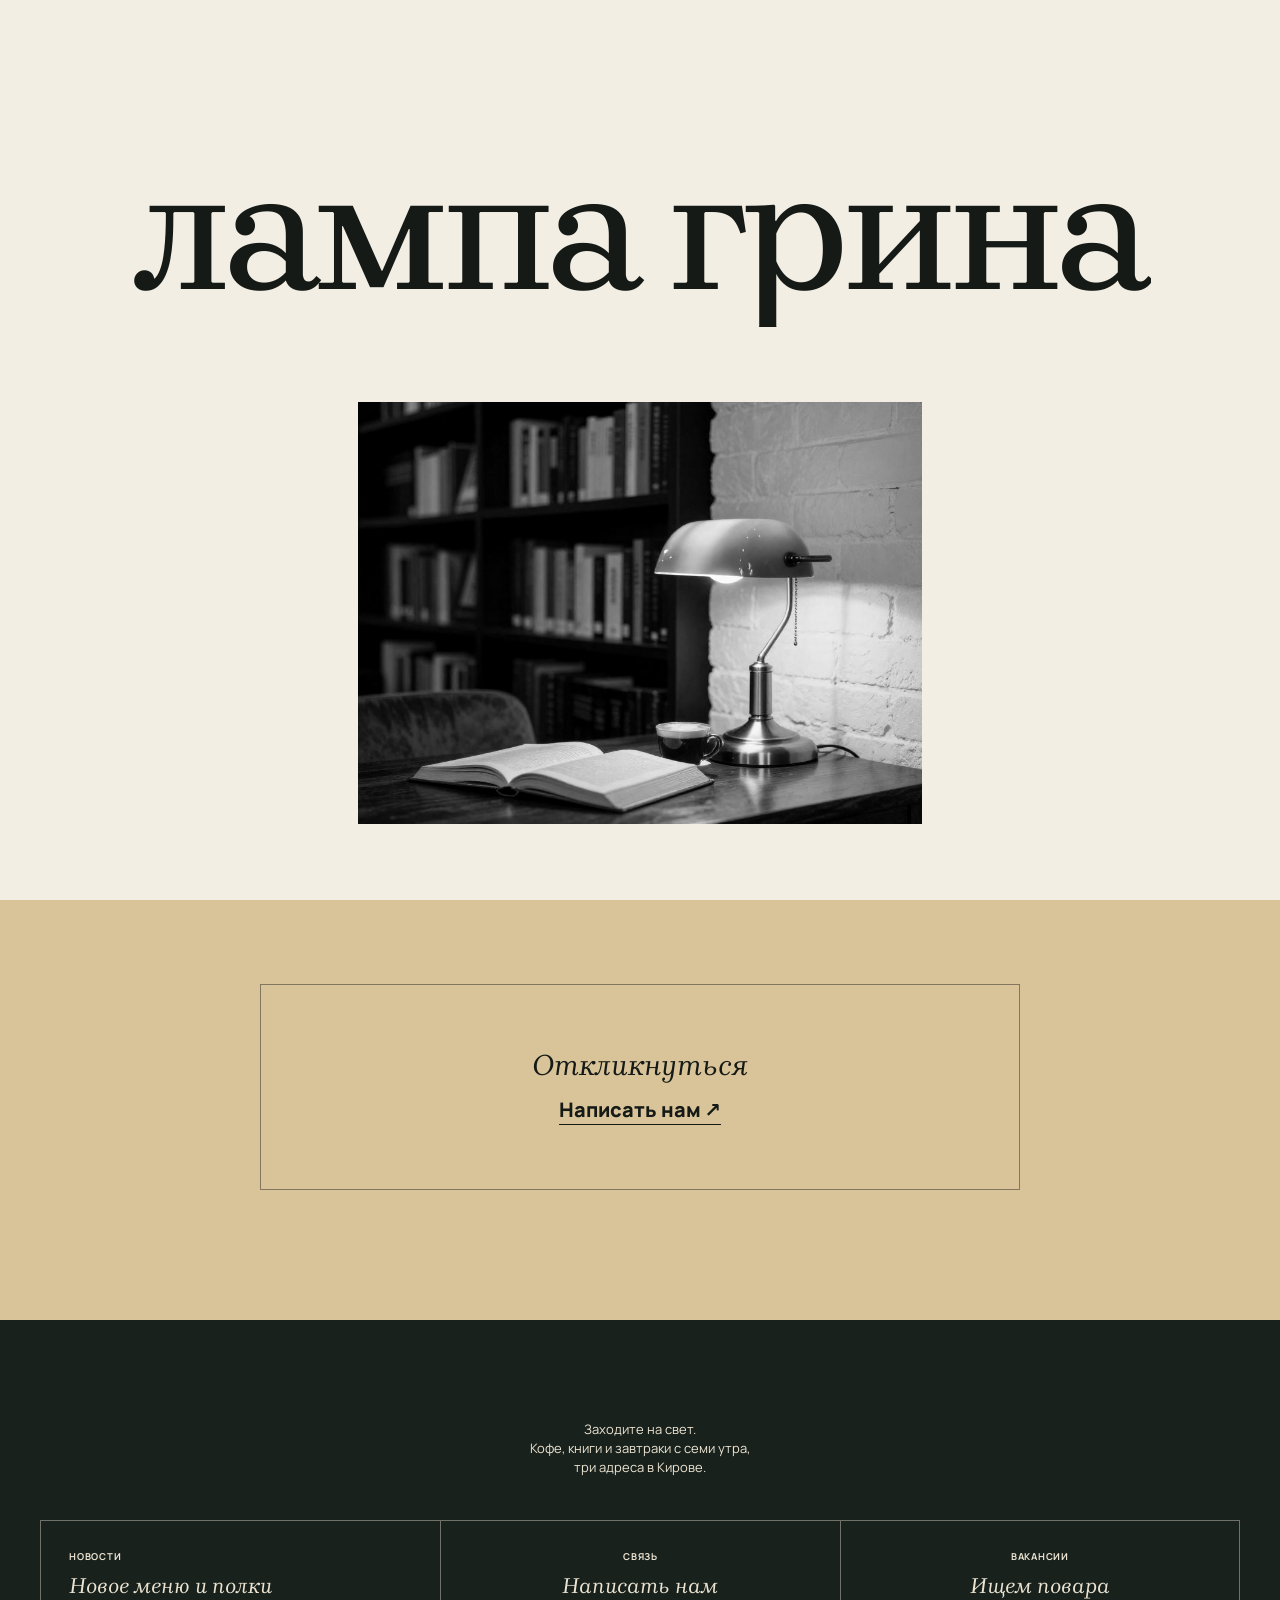
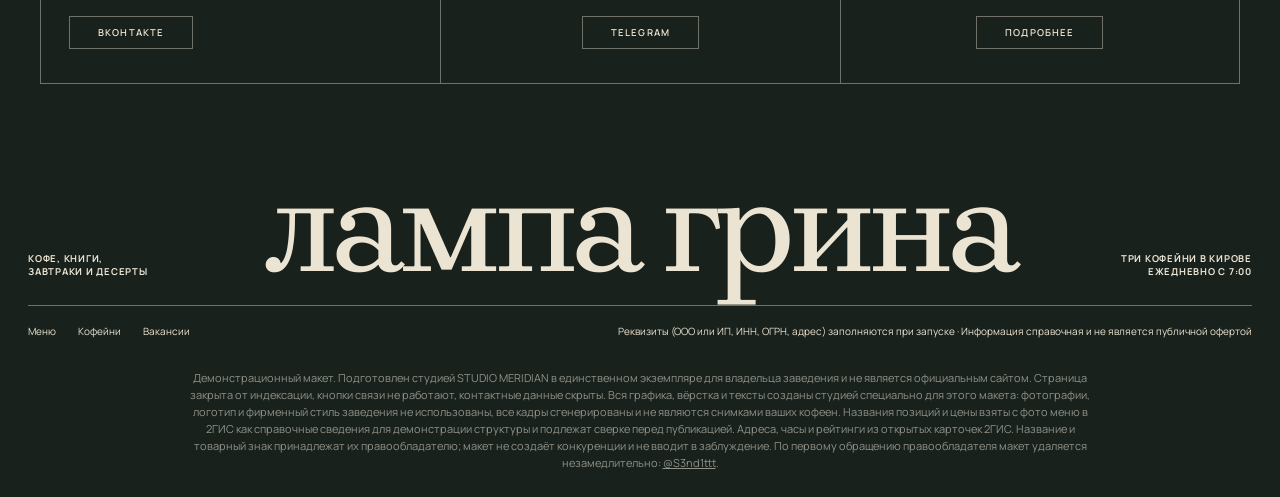
<file: vakansii/index.html>
<!DOCTYPE html>
<html lang="ru" data-v="5" data-base="../" class="nojs" data-tone="k">
<head>
<meta charset="UTF-8">
<meta name="viewport" content="width=device-width, initial-scale=1, viewport-fit=cover">
<meta name="robots" content="noindex, nofollow">
<title>Вакансии · Демо-макет сайта · STUDIO MERIDIAN</title>
<meta name="description" content="Работа в кофейнях «Лампа Грина»: ищем повара. Сменный график, оплата от 300 рублей в час.">
<meta name="theme-color" content="#18211C">
<meta property="og:type" content="website">
<meta property="og:title" content="Демо-макет сайта · STUDIO MERIDIAN">
<meta property="og:description" content="Работа в кофейнях «Лампа Грина»: ищем повара. Сменный график, оплата от 300 рублей в час.">
<meta property="og:url" content="https://lampa.meridianstud.ru/vakansii/">
<meta property="og:image" content="https://lampa.meridianstud.ru/img/og.jpg?v=5">
<link rel="icon" href="data:image/svg+xml,%3Csvg xmlns='http://www.w3.org/2000/svg' viewBox='0 0 40 40'%3E%3Crect width='40' height='40' rx='8' fill='%2318211C'/%3E%3Cpath d='M9 21c0-6.5 5-11 11-11s11 4.5 11 11z' fill='%23D9B26F'/%3E%3Cpath d='M13 25v9M17 25v9M21 25v9M25 25v9' stroke='%23ECE4D2' stroke-width='2'/%3E%3C/svg%3E">
<link rel="preload" href="../fonts/manrope.woff2" as="font" type="font/woff2" crossorigin>
<link rel="preload" href="../fonts/brygada.woff2" as="font" type="font/woff2" crossorigin>
<link rel="stylesheet" href="../lampa.css?v=f6f4f843">
<noscript><style>.curtain{display:none}</style></noscript>
</head>
<body>
<p class="demo-strip">Демо-макет студии MERIDIAN · не является официальным сайтом заведения</p>
<div class="curtain" aria-hidden="true"><p class="wm"><span style="--i:0">л</span><span style="--i:1">а</span><span style="--i:2">м</span><span style="--i:3">п</span><span style="--i:4">а</span><span style="--i:5">&nbsp;</span><span style="--i:6">г</span><span style="--i:7">р</span><span style="--i:8">и</span><span style="--i:9">н</span><span style="--i:10">а</span></p><div class="pic"><div class="pi"><img src="../img/h-lamp.jpg?v=5" alt="" decoding="async" width="1152" height="768"></div></div></div>
<div class="veil" aria-hidden="true"></div>
<header class="top">
  <nav class="nav" aria-label="Разделы"><a href="../menu/">Меню</a><a href="../kofeyni/">Кофейни</a><a href="../den/">День в Лампе</a><a href="../o-nas/">О нас</a><a href="../vakansii/" aria-current="page">Вакансии</a></nav>
  <button class="burger" type="button" aria-expanded="false" aria-controls="menu">Меню</button>
  <a class="logo" href="../" aria-label="Лампа Грина, на главную"><svg class="lamp" viewBox="0 0 40 40" aria-hidden="true"><path d="M20 4v5M9 21c0-6.5 5-11 11-11s11 4.5 11 11z" fill="none" stroke="currentColor" stroke-width="1.6"/><path d="M12 25v10M16 25v10M20 25v10M24 25v10M28 25v10M10 35h20" stroke="currentColor" stroke-width="1.6" fill="none"/></svg><span>лампа грина</span></a>
  <div class="right"><span class="now" data-now></span><button type="button" data-hint="Телефон скрыт в демо. В рабочей версии кнопка сразу набирает номер.">+7 XXX XXX-XX-XX</button></div>
</header>
<div class="menu" id="menu" hidden><nav aria-label="Меню"><a href="../menu/">Меню</a><a href="../kofeyni/">Кофейни</a><a href="../den/">День в Лампе</a><a href="../o-nas/">О нас</a><a href="../vakansii/" aria-current="page">Вакансии</a></nav></div>

<main class="jobs" data-bg="k">
  <section class="jh">
    <h1 class="cap s">Давайте работать вместе</h1>
    <p class="big rv-f">Ищем человека, который умеет готовить и любит это делать. Рецепты важны, но отношение к гостю важнее.</p>
  </section>
  <section class="jg">
    <figure class="px"><img src="../img/r-jobs.jpg?v=5" alt="Работа за стойкой кофейни" decoding="async" width="1280" height="960"></figure>
    <div>
      <p class="cap s">Повар</p>
      <p class="sm">Готовить завтраки и блюда для гостей наших кофеен, держать кухню в чистоте и помогать создавать уют в зале. Нужны аккуратность и искренний интерес к кулинарии.</p>
      <ul class="roles">
        <li><b>Оплата</b><span class="ad">от 300 ₽ в час</span><span class="k">по вакансии в 2ГИС</span></li>
        <li><b>График</b><span class="ad">сменный</span><span class="k">обсуждаем</span></li>
      </ul>
    </div>
  </section>
  <section class="jbox">
    <div class="frame">
      <p class="it">Откликнуться</p>
      <button class="tg" type="button" data-hint="В рабочей версии откроется чат с управляющим.">Написать нам ↗</button>
    </div>
  </section>
</main>
<footer class="foot" data-bg="g">
  <p class="quote">Заходите на свет.<br>Кофе, книги и завтраки с семи утра,<br>три адреса в Кирове.</p>
  <div class="boxes">
    <div class="box"><p class="k">Новости</p><p class="it">Новое меню и полки</p><button class="btn" type="button" data-hint="В рабочей версии здесь ваша группа ВКонтакте.">ВКонтакте</button></div>
    <div class="box"><p class="k">Связь</p><p class="it">Написать нам</p><button class="btn" type="button" data-hint="В рабочей версии здесь ваш Telegram.">Telegram</button></div>
    <div class="box"><p class="k">Вакансии</p><p class="it">Ищем повара</p><a class="btn" href="../vakansii/">Подробнее</a></div>
  </div>
  <div class="sig">
    <p class="k">Кофе, книги,<br>завтраки и десерты</p>
    <p class="wm" aria-hidden="true">лампа грина</p>
    <p class="k r">Три кофейни в Кирове<br>ежедневно с 7:00</p>
  </div>
  <div class="fine">
    <span><a href="../menu/">Меню</a><a href="../kofeyni/">Кофейни</a><a href="../vakansii/">Вакансии</a></span>
    <span>Реквизиты (ООО или ИП, ИНН, ОГРН, адрес) заполняются при запуске · Информация справочная и не является публичной офертой</span>
  </div>
  <p class="note">Демонстрационный макет. Подготовлен студией STUDIO MERIDIAN в единственном экземпляре для владельца заведения и не является официальным сайтом. Страница закрыта от индексации, кнопки связи не работают, контактные данные скрыты. Вся графика, вёрстка и тексты созданы студией специально для этого макета: фотографии, логотип и фирменный стиль заведения не использованы, все кадры сгенерированы и не являются снимками ваших кофеен. Названия позиций и цены взяты с фото меню в 2ГИС как справочные сведения для демонстрации структуры и подлежат сверке перед публикацией. Адреса, часы и рейтинги из открытых карточек 2ГИС. Название и товарный знак принадлежат их правообладателю; макет не создаёт конкуренции и не вводит в заблуждение. По первому обращению правообладателя макет удаляется незамедлительно: <a href="https://t.me/S3nd1ttt" target="_blank" rel="noopener">@S3nd1ttt</a>.</p>
</footer>
<div class="toast" role="status" aria-live="polite" hidden></div>
<a class="mer-badge" href="https://t.me/S3nd1ttt" target="_blank" rel="noopener">MERIDIAN · Демо</a>
<script>window.MAISON = {"hours": [["Московская, 3", 7, 22], ["Октябрьский проспект, 139", 7, 21], ["Ленина, 54", 7, 21]]};</script>
<script src="../lampa.js?v=090ec4dc"></script>
</body>
</html>
</file>
<file: lampa.css>
/* ЛАМПА ГРИНА: демо-макет студии MERIDIAN на каркасе MAISON CAFÉ. Палитра «библиотека»: зелёный графит, бумага, латунь, шрифты Manrope и Brygada 1918 (SIL OFL) на своём хостинге.
   Фон страницы меняется по разделам: у раздела data-bg, скрипт ставит тон на <html>, цвет перетекает. */
@font-face{font-family:'MSans';src:url(fonts/manrope.woff2) format('woff2');font-weight:400 800;font-display:swap}
@font-face{font-family:'MSerif';src:url(fonts/brygada.woff2) format('woff2');font-weight:400 700;font-style:normal;font-display:swap}
@font-face{font-family:'MSerif';src:url(fonts/brygada-italic.woff2) format('woff2');font-weight:400 700;font-style:italic;font-display:swap}

:root{
  --gr:#18211C;--gr2:#212C25;--pa:#F2EEE4;--li:#E4DCCA;--kr:#D9C49A;--ink:#151A16;--cream:#ECE4D2;--brass:#D9B26F;
  --sans:'MSans',system-ui,sans-serif;--serif:'MSerif',Georgia,serif;
  --ease:cubic-bezier(.2,.8,.2,1);--eio:cubic-bezier(.77,0,.175,1);--eo:cubic-bezier(.25,.46,.45,.94);--hd:64px;
}
html{--bg:var(--gr);--fg:var(--cream);--mut:rgba(233,227,214,.58);--line:rgba(233,227,214,.16);--line2:rgba(233,227,214,.42);--tile:#4A5A4F}
html[data-tone=p]{--bg:var(--pa);--fg:var(--ink);--mut:rgba(23,23,22,.56);--line:rgba(23,23,22,.14);--line2:rgba(23,23,22,.4);--tile:#8E8982}
html[data-tone=l]{--bg:var(--li);--fg:var(--ink);--mut:rgba(23,23,22,.56);--line:rgba(23,23,22,.15);--line2:rgba(23,23,22,.4);--tile:#8E8982}
html[data-tone=k]{--bg:var(--kr);--fg:var(--ink);--mut:rgba(23,23,22,.6);--line:rgba(23,23,22,.18);--line2:rgba(23,23,22,.45);--tile:#8E8475}
html.en .ru,html:not(.en) .en{display:none}
*,*::before,*::after{box-sizing:border-box}
html,body{overflow-x:clip}
body{margin:0;background:var(--bg);color:var(--fg);font:400 15px/1.5 var(--sans);-webkit-font-smoothing:antialiased;transition:background-color .8s var(--ease),color .8s var(--ease)}
img,video{display:block;max-width:100%;height:auto}
a{color:inherit;text-decoration:none}
button,input{font:inherit;color:inherit}
button{background:none;border:0;padding:0;cursor:pointer}
figure{margin:0}
p{margin:0}
h1{margin:0;font:inherit}
.vh{position:absolute;width:1px;height:1px;overflow:hidden;clip:rect(0 0 0 0);white-space:nowrap}
:focus-visible{outline:1px solid currentColor;outline-offset:3px}

/* ── шрифтовые роли ── */
.cap{font:800 18px/.88 var(--sans);text-transform:uppercase;letter-spacing:-.035em;margin:0}
.cap.xl{font-size:clamp(56px,8.6vw,136px)}
.cap.l{font-size:clamp(40px,5.2vw,82px)}
.cap.m{font-size:clamp(24px,2.5vw,38px);line-height:.94;letter-spacing:-.03em}
.cap.s{font-size:15px;line-height:1.05;letter-spacing:-.01em}
.cap.s2{font-size:clamp(22px,2vw,28px);line-height:.95;letter-spacing:-.02em}
.kick{font:400 20px/1.2 var(--serif);margin-bottom:14px;letter-spacing:-.01em}
.lead{font-size:14px;line-height:1.5;margin-top:28px}
.k{font:700 9.5px/1.35 var(--sans);text-transform:uppercase;letter-spacing:.08em}
.btn{display:inline-block;border:1px solid var(--line2);padding:11px 28px;font:600 9.5px/1 var(--sans);text-transform:uppercase;letter-spacing:.12em;transition:background .3s,color .3s,border-color .3s}
.btn:hover{background:var(--fg);color:var(--bg);border-color:var(--fg)}

/* ── проявление заголовков по строкам (маска) и мягкое появление ── */
.ln{display:block;overflow:hidden;padding-bottom:.13em;margin-bottom:-.13em}
.ln>span{display:block;transform:translateY(108%);transition:transform 1.1s var(--ease)}
.ln:nth-child(2)>span{transition-delay:.09s}.ln:nth-child(3)>span{transition-delay:.18s}
.rv.in .ln>span{transform:none}
.rv-f{opacity:0;transform:translateY(16px);transition:opacity 1s var(--ease) .25s,transform 1s var(--ease) .25s}
.rv-f.in{opacity:1;transform:none}
html.nojs .ln>span,html.nojs .rv-f{transform:none;opacity:1}

/* ── шторка-загрузчик: знак, снизу поднимается кадр, потом шторка уходит вверх ── */
.curtain{position:fixed;inset:0;z-index:200;background:var(--pa);color:var(--ink);display:flex;flex-direction:column;align-items:center;justify-content:center;overflow:hidden;transition:transform 1.1s var(--eio)}
.curtain .wm{font:500 clamp(84px,14vw,230px)/.86 var(--serif);letter-spacing:-.045em;position:relative;z-index:2;overflow:hidden;padding:0 .04em .12em;white-space:nowrap}
.curtain .wm span{display:inline-block;transform:translateY(110%);transition:transform 1.25s var(--eio) calc(var(--i) * 45ms)}
.curtain .pic{width:min(44vw,620px);aspect-ratio:4/3;overflow:hidden;margin-top:-.1em;transform:translateY(80vh);transition:transform 1.6s var(--eio) .2s}
.curtain .pi{width:100%;height:100%;transform:translateY(-10%) scale(1.1);transition:transform 1.6s var(--eio) .2s}
.curtain .pic img{width:100%;height:100%;object-fit:cover;filter:grayscale(1) contrast(1.05)}
html.c1 .curtain .wm span{transform:none}
html.c1 .curtain .pic{transform:translateY(18%)}
html.c1 .curtain .pi{transform:translateY(0) scale(1.1)}
html.c2 .curtain{transform:translateY(-100%)}
html.c2 .curtain .pi{transform:translateY(40%) scale(1.2)}
html.quick .curtain{background:var(--gr);color:var(--cream);transition-duration:.8s}
html.quick .curtain .pic{display:none}
html.quick .curtain .wm span{transition-duration:.7s;transition-delay:calc(var(--i) * 18ms)}
html.c3 .curtain{display:none}
/* шторка между страницами: графит опускается сверху, новая страница открывается из-под неё */
.veil{position:fixed;inset:0;z-index:190;background:var(--gr);transform:translateY(-100%);transition:transform .75s var(--eio);pointer-events:none}
html.leaving .veil{transform:none}

/* ── шапка ── */
.top{position:sticky;top:0;z-index:50;height:var(--hd);display:grid;grid-template-columns:1fr auto 1fr;align-items:center;padding:0 28px;background:var(--bg);border-bottom:1px solid var(--line);transition:background-color .8s var(--ease),transform .5s cubic-bezier(.455,.03,.515,.955)}
html.hd-up .top{transform:translateY(-101%)}
.nav{display:flex;gap:22px;font-size:11.5px}
.nav a{position:relative;padding:4px 0}
.nav a::after{content:'';position:absolute;left:50%;bottom:-3px;height:1px;width:0;background:currentColor;transform:translateX(-50%);transition:width .5s cubic-bezier(.455,.03,.515,.955)}
.nav a:hover::after{width:100%}
.nav a[aria-current]::after{width:14px}
.nav a[aria-current]:hover::after{width:100%}
.logo{font:500 33px/1 var(--serif);letter-spacing:-.035em;white-space:nowrap}
.right{display:flex;justify-content:flex-end;align-items:center;gap:18px;font-size:11.5px;white-space:nowrap}
.langs{display:flex;gap:9px}
.langs button{color:var(--mut)}
.langs button[aria-pressed=true]{color:var(--fg)}
.burger{display:none;font-size:11.5px;justify-self:start}
.menu{position:fixed;inset:var(--hd) 0 0;z-index:49;background:var(--bg);padding:30px 24px}
.menu nav{display:flex;flex-direction:column;gap:6px}
.menu a{font:800 34px/1.05 var(--sans);text-transform:uppercase;letter-spacing:-.03em}

/* ── первый экран ── */
.hero{min-height:calc(100svh - var(--hd));display:flex;flex-direction:column;align-items:center;justify-content:center;text-align:center;padding:60px 24px 90px}
.hero .lead{max-width:520px}
.hero .btn{margin-top:30px}

/* ── пара видео: растёт по прокрутке ── */
.duo{height:190vh;--k:0}
.duo .stick{position:sticky;top:var(--hd);height:calc(100svh - var(--hd));display:grid;place-items:center}
.duo .pair{display:grid;grid-template-columns:1fr 1fr;width:calc(54vw + 36vw * var(--k));max-width:calc((100svh - var(--hd) - 60px) * 1.7)}
.duo figure{aspect-ratio:5/6;overflow:hidden;background:var(--gr2)}
.duo img,.duo video{width:100%;height:100%;object-fit:cover}

/* ── линейки и сетка пачек ── */
.ranges{padding:130px 24px 120px;text-align:center}
.grid{display:grid;grid-template-columns:repeat(3,1fr);gap:22px;max-width:1260px;margin:56px auto 50px;text-align:left}
.card{display:block}
.card .ph{position:relative;display:block;aspect-ratio:4/5;overflow:hidden;background:var(--tile)}
.card .ph img{position:absolute;inset:0;width:100%;height:100%;object-fit:cover;transition:opacity .6s var(--ease),transform 1.2s var(--ease)}
.card .ph .alt{opacity:0}
.card:hover .ph .alt{opacity:1}
.card:hover .ph img{transform:scale(1.025)}
.card .meta{display:grid;grid-template-columns:1fr auto;gap:2px 12px;padding:14px 0 6px}
.card .meta b{font:800 12.5px/1.2 var(--sans);text-transform:uppercase;letter-spacing:-.01em}
.card .meta .pr{position:relative;font-size:10.5px;padding-bottom:2px;align-self:start}
.card .meta .pr::after{content:'';position:absolute;left:0;right:0;bottom:0;height:1px;background:currentColor;transform:scaleX(0);transform-origin:left;transition:transform .5s cubic-bezier(.455,.03,.515,.955)}
.card:hover .meta .pr::after{transform:scaleX(1)}
.card .meta small{grid-column:1/-1;font-size:11px;color:var(--mut)}
.card[hidden]{display:none}
.tabs{display:flex;flex-wrap:wrap;justify-content:center;gap:8px;margin-top:36px}
.tabs button{border:1px solid var(--line);padding:9px 16px;font:600 9.5px/1 var(--sans);text-transform:uppercase;letter-spacing:.1em}
.tabs button[aria-pressed=true]{background:var(--fg);color:var(--bg);border-color:var(--fg)}
.shop .grid{margin-top:40px}
.banner{padding:140px 24px;text-align:center}
.banner .lead{max-width:460px;margin:26px auto 0}

/* ── парящий коллаж ── */
.collage{position:relative;padding:40px 0 120px}
.fl{position:relative;height:150vh;max-width:1400px;margin:0 auto}
.fl figure{position:absolute;overflow:hidden;background:var(--gr2);will-change:transform}
.fl img{width:100%;height:100%;object-fit:cover}
.fl .c0{left:50%;top:6vh;width:min(36vw,520px);aspect-ratio:3/4;margin-left:calc(min(36vw,520px) / -2);z-index:1}
.fl .c1{left:12%;top:26vh;width:11vw;aspect-ratio:4/5;z-index:2}
.fl .c2{right:13%;top:12vh;width:10vw;aspect-ratio:3/4}
.fl .c3{left:23%;top:96vh;width:10vw;aspect-ratio:1;z-index:2}
.fl .c4{right:22%;top:104vh;width:11vw;aspect-ratio:1;z-index:2}
.fl .c5{left:6%;top:70vh;width:9vw;aspect-ratio:1}
.collage .say{text-align:center;padding:0 24px;margin-top:-8vh;position:relative;z-index:3}
.collage .say .btn{margin-top:30px}

/* ── обжарка во всю ширину ── */
.roast .wide{height:100svh;overflow:hidden;background:var(--gr2)}
.roast .wide img,.roast .wide video{width:100%;height:100%;object-fit:cover;transform:scale(var(--z,1.12));will-change:transform}

/* ── кофейни на главной ── */
.stores{padding:120px 24px 110px;text-align:center}
.rows{max-width:1400px;margin:44px auto 40px;border-top:1px solid var(--line);text-align:left}
.ex{border-bottom:1px solid var(--line);transition:background .4s}
.ex.open{background:rgba(255,255,255,.05)}
.row{display:grid;grid-template-columns:auto 1fr auto;align-items:baseline;gap:16px;width:100%;text-align:left;padding:22px 18px 18px;transition:padding .5s var(--ease)}
.row b{font:800 clamp(24px,3.6vw,54px)/.95 var(--sans);letter-spacing:-.035em;text-transform:uppercase}
.row .ad{font:400 clamp(13px,1.5vw,22px)/1.2 var(--serif);color:var(--mut)}
.row .more{display:flex;align-items:center;gap:10px;font:600 9px/1 var(--sans);text-transform:uppercase;letter-spacing:.1em;opacity:.55;transition:opacity .3s}
.row .more svg{width:22px;height:22px;border-radius:50%;transition:transform .5s var(--ease),background .5s,color .5s}
.row:hover{padding-left:28px}
.row:hover .more,.ex.open .more{opacity:1}
.row:hover .more svg{background:var(--fg);color:var(--bg)}
.ex.open .more svg{transform:rotate(45deg)}
.exb{display:grid;grid-template-rows:0fr;transition:grid-template-rows .9s cubic-bezier(.645,.045,.355,1)}
.ex.open .exb{grid-template-rows:1fr}
.exi{overflow:hidden}
.drag{display:flex;gap:16px;overflow-x:auto;scrollbar-width:none;padding:6px 18px 40px;cursor:grab;user-select:none;-webkit-user-select:none}
.drag::-webkit-scrollbar{display:none}
.drag.grabbing{cursor:grabbing}
.drag figure{flex:0 0 min(22vw,300px);aspect-ratio:2/3;overflow:hidden;background:var(--gr2)}
.drag img{width:100%;height:100%;object-fit:cover;pointer-events:none}
.drag .info{flex:0 0 260px;display:flex;flex-direction:column;justify-content:flex-end;gap:14px;padding:0 10px}
.drag .info .it{font:italic 400 22px/1.2 var(--serif)}
.drag .info .k{color:var(--mut)}
.drag .info .btn{align-self:flex-start}

/* ── плейлист: курсивная бегущая строка, обложка у курсора ── */
.playlist{padding:110px 0 120px;text-align:center;position:relative}
.mqs{margin:40px 0 44px}
.mq{overflow:hidden;white-space:nowrap}
.mqi{display:inline-block;font:italic 400 max(36px,5.4vw)/1.2 var(--serif);letter-spacing:-.02em;animation:mq 90s linear infinite}
.mq.rev .mqi{animation-direction:reverse;animation-duration:110s}
.mqs:hover .mqi{animation-play-state:paused}
.tr{padding:0 .12em;transition:color .3s}
.mqs:hover .tr{color:var(--mut)}
.mqs .tr:hover{color:var(--fg)}
@keyframes mq{to{transform:translateX(-50%)}}
.cover{position:fixed;left:0;top:0;width:200px;aspect-ratio:1;pointer-events:none;z-index:40;opacity:0;transform:translate(-50%,-50%) scale(.85);transition:opacity .25s,transform .35s var(--ease)}
.cover.on{opacity:1;transform:translate(-50%,-50%) scale(1)}
.cover img{width:100%;height:100%;object-fit:cover;box-shadow:0 18px 40px rgba(0,0,0,.35)}
.pl-note{margin-top:14px;font-size:12px;color:var(--mut)}

/* ── подвал ── */
.foot{background:var(--gr);color:var(--cream);--mut:rgba(233,227,214,.58);--line:rgba(233,227,214,.16);--line2:rgba(233,227,214,.42);padding:100px 28px 26px}
.foot .quote{text-align:center;font-size:13px;line-height:1.45}
.boxes{display:grid;grid-template-columns:repeat(3,1fr);max-width:1200px;margin:44px auto 90px;border:1px solid var(--line2)}
.box{padding:30px 28px 34px;display:flex;flex-direction:column;align-items:center;text-align:center;gap:10px}
.box+.box{border-left:1px solid var(--line2)}
.box:first-child{align-items:flex-start;text-align:left}
.box .it{font:italic 400 22px/1.15 var(--serif);margin-bottom:6px}
.mail{display:flex;width:min(260px,100%);border-bottom:1px solid var(--line2)}
.mail input{flex:1;min-width:0;background:none;border:0;padding:8px 0;font-size:12px;outline:0}
.mail input::placeholder{color:var(--mut)}
.mail button{padding:0 4px}
.said{font-size:11px;color:var(--mut)}
.foot .btn:hover{background:var(--cream);color:var(--gr);border-color:var(--cream)}
.sig{display:grid;grid-template-columns:1fr auto 1fr;align-items:end;max-width:1400px;margin:0 auto;padding-bottom:26px;border-bottom:1px solid var(--line2)}
.sig .wm{font:500 clamp(70px,10.5vw,168px)/.78 var(--serif);letter-spacing:-.05em;white-space:nowrap}
.sig .r{text-align:right}
.fine{display:flex;justify-content:space-between;gap:20px;flex-wrap:wrap;max-width:1400px;margin:18px auto 0;font-size:10px}
.fine span:first-child{display:flex;gap:22px}
.fine a:hover{text-decoration:underline}
.foot .note{max-width:1400px;margin:22px auto 0;font-size:10.5px;line-height:1.5;color:var(--mut)}
.foot .note a{text-decoration:underline}

/* ── корзина ── */
.cart{position:fixed;inset:0;z-index:120;background:rgba(10,10,9,.42);opacity:0;visibility:hidden;transition:opacity .4s,visibility .4s}
.cart.open{opacity:1;visibility:visible}
.cart .panel{position:absolute;top:0;right:0;bottom:0;width:min(440px,100%);background:var(--pa);color:var(--ink);display:flex;flex-direction:column;transform:translateX(100%);transition:transform .6s var(--ease)}
.cart.open .panel{transform:none}
.cart .hd{display:flex;justify-content:space-between;align-items:center;padding:0 24px;height:var(--hd);border-bottom:1px solid rgba(23,23,22,.14)}
.cart .x{font-size:11.5px}
.cart .body{flex:1;overflow:auto;padding:22px 24px}
.cart ul{list-style:none;margin:0;padding:0}
.cart li{display:grid;grid-template-columns:72px 1fr auto;gap:14px;align-items:center;padding:12px 0;border-bottom:1px solid rgba(23,23,22,.12)}
.cart li img{width:72px;aspect-ratio:4/5;object-fit:cover;background:#8E8982}
.cart li b{display:block;font:800 12px/1.2 var(--sans);text-transform:uppercase}
.cart li small{display:block;font-size:11px;color:rgba(23,23,22,.6);margin-top:3px}
.cart .q{display:flex;align-items:center;gap:10px;font-size:12px}
.cart .q button{width:22px;height:22px;border:1px solid rgba(23,23,22,.3)}
.cart .sum{display:flex;justify-content:space-between;margin:20px 0;font:800 13px/1 var(--sans);text-transform:uppercase}
.cart .go{display:block;text-align:center;background:var(--ink);color:var(--pa);padding:15px;font:600 10px/1 var(--sans);text-transform:uppercase;letter-spacing:.12em}
.cart .fine2{margin-top:12px;font-size:11px;color:rgba(23,23,22,.6)}
.cart .empty{text-align:center;padding-top:60px}
.cart .empty p{font:italic 400 22px/1.2 var(--serif);margin-bottom:22px}
.cart .empty .btn{border-color:rgba(23,23,22,.4)}

/* ── страница товара ── */
.pdp .buy{display:grid;grid-template-columns:minmax(0,1.62fr) minmax(320px,1fr);border-bottom:1px solid var(--line)}
.pics{display:grid;grid-template-columns:1.62fr 1fr}
.pics figure{overflow:hidden;background:var(--tile)}
.pics .a{grid-column:1/-1;aspect-ratio:1/1.02}
.pics .b,.pics .c{aspect-ratio:1/1}
.pics .c{aspect-ratio:auto}
.pics img{width:100%;height:100%;object-fit:cover}
.panel{border-left:1px solid var(--line)}
.panel .in{position:sticky;top:var(--hd);padding:36px 40px 44px}
.panel .k{color:var(--mut)}
.panel h1{margin-top:10px}
.notes{font:italic 400 15px/1.35 var(--serif);margin-top:12px}
.price{font-size:13px;margin-top:14px}
.opt{margin-top:22px}
.seg{display:flex;flex-wrap:wrap;gap:6px;margin-top:8px}
.seg button{border:1px solid var(--line);padding:8px 12px;font-size:11px}
.seg button[aria-pressed=true]{border-color:var(--fg)}
.addrow{display:grid;grid-template-columns:auto 1fr;gap:8px;margin-top:24px}
.qty{display:flex;align-items:center;border:1px solid var(--line2)}
.qty button{width:34px;height:40px}
.qty span{min-width:20px;text-align:center;font-size:12px}
.add{background:var(--fg);color:var(--bg);font:600 9.5px/1 var(--sans);text-transform:uppercase;letter-spacing:.12em;transition:opacity .3s}
.add:hover{opacity:.85}
.add.done{opacity:.6}
.pts{list-style:none;padding:0;margin:24px 0 30px}
.panel dl{margin:0}
.panel dl div{display:grid;grid-template-columns:110px 1fr;gap:14px;padding:16px 0;border-top:1px solid var(--line2)}
.panel dt{font:800 9px/1.4 var(--sans);text-transform:uppercase;letter-spacing:.06em}
.panel dd{margin:0;font-size:11.5px;line-height:1.45}
.act{display:grid;grid-template-columns:minmax(0,1.62fr) minmax(320px,1fr);border-bottom:1px solid var(--line)}
.act .cell{border-bottom:1px solid var(--line)}
.act .cell:nth-child(odd){border-right:1px solid var(--line)}
.act .circ{display:grid;place-items:center;padding:60px}
.act .circ .px{width:min(30vw,380px);aspect-ratio:1;border-radius:50%;background:var(--tile)}
.act .txt{padding:46px 40px;display:flex;flex-direction:column;justify-content:center;gap:18px}
.act .txt.c{align-items:center;text-align:center}
.act .wide2{min-height:44vh;position:relative;background:var(--tile)}
.act .wide2 .px{position:absolute;inset:0}
.act .sm{font-size:12px;max-width:260px;color:var(--mut)}
.sign{width:90px;height:52px}
.ranges.more{padding-top:110px}

/* ── кофейни: список и своя карта ── */
.find{display:grid;grid-template-columns:400px 1fr;height:calc(100svh - var(--hd))}
.find .list{padding:30px 28px;overflow:auto;border-right:1px solid var(--line)}
.find .q{width:100%;border:1px solid var(--line2);background:none;padding:12px 14px;font-size:11px;letter-spacing:.06em;text-transform:uppercase;outline:0}
.find .q::placeholder{color:var(--mut)}
.spots{list-style:none;margin:20px 0 0;padding:0}
.spots button{display:block;width:100%;text-align:left;padding:18px 0;border-bottom:1px solid var(--line)}
.spots b{display:block;font:800 13px/1.2 var(--sans);text-transform:uppercase;letter-spacing:-.01em}
.spots .ad{display:block;font:400 13px/1.3 var(--serif);margin:6px 0 4px}
.spots .k{color:var(--mut)}
.spots button[aria-current] b{text-decoration:underline;text-underline-offset:4px}
.mapbox{position:relative;overflow:hidden;background:#DCD5C6;touch-action:none;cursor:grab}
.mapbox.grab{cursor:grabbing}
.mapbox .layer{position:absolute;left:0;top:0;transform-origin:0 0}
.mapbox .layer svg{display:block}
.mapbox .zoom{position:absolute;right:16px;top:16px;z-index:3;display:flex;flex-direction:column;border:1px solid rgba(23,23,22,.3);background:var(--pa)}
.mapbox .zoom button{width:34px;height:34px;color:var(--ink)}
.mapbox .zoom button+button{border-top:1px solid rgba(23,23,22,.2)}
.mapbox .attr{position:absolute;right:10px;bottom:8px;z-index:3;font-size:9.5px;color:rgba(23,23,22,.65);background:rgba(241,238,231,.8);padding:2px 6px}
.pin{position:absolute;z-index:2;width:34px;height:34px;margin:-17px 0 0 -17px;border-radius:50%;background:var(--ink);color:var(--pa);display:grid;place-items:center;font:500 19px/1 var(--serif);box-shadow:0 0 0 3px var(--pa);transition:transform .3s var(--ease)}
.pin::before{content:'m';margin-top:-3px}
.pin i{position:absolute;left:44px;top:50%;transform:translateY(-50%);white-space:nowrap;font:800 10px/1 var(--sans);font-style:normal;text-transform:uppercase;letter-spacing:.04em;color:var(--ink);background:var(--pa);padding:6px 8px;opacity:0;transition:opacity .3s;pointer-events:none}
.pin.on{transform:scale(1.18)}
.pin.on i,.pin:hover i{opacity:1}

/* ── день сети ── */
.dh{text-align:center;padding:70px 24px 60px}
.script{font:italic 400 clamp(88px,13vw,210px)/.92 var(--serif);letter-spacing:-.03em;margin:0}
.dh .lead{margin-top:18px}
.mas{display:grid;grid-template-columns:repeat(3,1fr);gap:44px;max-width:1260px;margin:0 auto;padding:20px 24px 130px}
.mas .col{display:flex;flex-direction:column;gap:56px}
.mas .col:nth-child(2){padding-top:110px}
.mas .col:nth-child(3){padding-top:40px}
.mas .px{background:var(--tile)}
.mas .t .px{aspect-ratio:3/4}
.mas .w .px{aspect-ratio:4/3}
.mas .cap2{display:grid;gap:4px;margin-top:12px;font-size:12px;line-height:1.45}
.mas .cap2 .k{color:var(--mut)}
.mas .cap2 b{font:800 12.5px/1.2 var(--sans);text-transform:uppercase}
.qt{border:1px solid var(--line2);padding:28px 26px;display:flex;flex-direction:column;gap:22px;min-height:220px;justify-content:space-between}
.qt .cap{font-size:clamp(20px,1.8vw,26px)}

/* ── вакансии ── */
.jh{text-align:center;padding:90px 24px 70px}
.jh .big{font:400 clamp(28px,3.3vw,50px)/1.14 var(--serif);max-width:1000px;margin:22px auto 0;letter-spacing:-.015em}
.jg{display:grid;grid-template-columns:1.2fr 1fr;gap:64px;align-items:center;max-width:1240px;margin:0 auto;padding:0 24px 90px}
.jg .px{aspect-ratio:4/3;background:var(--tile)}
.jg .sm{font-size:13px;line-height:1.55;margin:16px 0 26px;max-width:420px}
.roles{list-style:none;margin:0;padding:0;border-top:1px solid var(--line2)}
.roles li{display:grid;grid-template-columns:1fr auto;gap:2px 16px;padding:14px 0;border-bottom:1px solid var(--line2)}
.roles b{font:800 13px/1.2 var(--sans);text-transform:uppercase}
.roles .ad{font:400 13px/1.3 var(--serif);grid-column:1}
.roles .k{grid-row:1/3;grid-column:2;align-self:center;color:var(--mut)}
.jbox{padding:0 24px 130px}
.jbox .frame{max-width:760px;margin:0 auto;border:1px solid var(--line2);padding:64px 24px;text-align:center;display:flex;flex-direction:column;align-items:center;gap:16px}
.jbox .it{font:italic 400 30px/1.1 var(--serif)}
.jbox .tg{font:800 20px/1.2 var(--sans);border-bottom:1px solid currentColor;padding-bottom:2px}
.jbox .k{color:var(--mut)}

/* ── о нас ── */
.about{background-image:radial-gradient(rgba(255,255,255,.035) 1px,transparent 1px);background-size:3px 3px}
.ah{position:relative;max-width:1060px;margin:0 auto;padding:130px 24px 110px}
.ah .who{position:absolute;right:24px;top:40px;text-align:right;color:var(--mut)}
.ah .big{font:400 clamp(26px,2.9vw,44px)/1.2 var(--serif);letter-spacing:-.015em}
.ah .big+.big{margin-top:.6em}
.trio{display:grid;grid-template-columns:1fr 1.25fr 1fr;gap:18px;padding:0 28px 110px;align-items:end}
.trio .px{aspect-ratio:3/4;background:var(--tile)}
.trio .tf:nth-child(2) .px{aspect-ratio:4/5}
.trio .tf .k{margin-top:10px;color:var(--mut)}
.nums{display:grid;grid-template-columns:repeat(4,1fr);border-top:1px solid var(--line);border-bottom:1px solid var(--line);margin:0 28px 110px}
.nums div{padding:34px 24px;display:flex;flex-direction:column;gap:10px}
.nums div+div{border-left:1px solid var(--line)}
.nums b{font:800 clamp(44px,5vw,76px)/.9 var(--sans);letter-spacing:-.04em}

/* ── кадры в рамках: внутри чуть больше рамки, едут при прокрутке, при появлении уменьшаются со 110 % ── */
.px{position:relative;overflow:hidden}
.px>img,.px>video{display:block;width:100%;height:100%;object-fit:cover;scale:1.26;translate:0 var(--py,0px);transition:scale 1.8s var(--eo)}
.px.in>img,.px.in>video{scale:1.14}
.pics .px>img{scale:1.08;object-position:50% 58%}
.pics .px.in>img{scale:1.03}
.duo .px>video,.duo .px>img{scale:1.08}
.duo .px.in>video,.duo .px.in>img{scale:1.02}
.sd img{scale:1.1;transition:opacity .6s var(--ease),transform 1.2s var(--ease),scale 1.6s var(--eo)}
.sd.in img{scale:1}
.cap.xxl{font-size:clamp(56px,10.3vw,190px);line-height:.82}
.btn.dark{background:var(--ink);color:var(--pa);border-color:var(--ink)}
.btn.dark:hover{background:transparent;color:var(--ink)}
.foot .fine a{position:relative}
.foot .fine a::after{content:'';position:absolute;left:0;right:0;top:calc(100% + 3px);height:1px;background:currentColor;transform:scaleX(0);transition:transform .5s cubic-bezier(.455,.03,.515,.955)}
.foot .fine a:hover{text-decoration:none}
.foot .fine a:hover::after{transform:scaleX(1)}

/* ── страница сорта: свежесть, вкус, рецепт, подписка, пара, финал, плашка ── */
.fresh{display:flex;align-items:center;gap:8px;font-size:11.5px;margin-top:10px}
.fresh i{width:7px;height:7px;border-radius:50%;background:#6E9B5C;box-shadow:0 0 0 0 rgba(110,155,92,.6);animation:pulse 2.4s infinite}
@keyframes pulse{70%{box-shadow:0 0 0 7px rgba(110,155,92,0)}100%{box-shadow:0 0 0 0 rgba(110,155,92,0)}}
.bars{display:grid;gap:7px;margin-top:20px}
.bar{display:grid;grid-template-columns:96px 1fr;align-items:center}
.bar .k{color:var(--mut)}
.bar .dots{display:flex;gap:4px}
.bar i{width:22px;height:4px;background:var(--line);transition:background .6s}
.bar i.on{background:var(--fg)}
.rc{font:italic 400 13.5px/1.4 var(--serif);margin-top:10px;padding-left:12px;border-left:1px solid var(--line2)}
.seg b{font-weight:800;margin-left:4px}
.add{position:relative;overflow:hidden}
.add .t2{position:absolute;inset:0;display:grid;place-items:center;transform:translateY(100%);transition:transform .5s var(--eio)}
.add .t1{display:block;transition:transform .5s var(--eio)}
.add.done .t1{transform:translateY(-140%)}
.add.done .t2{transform:none}
.pairl{display:grid;gap:4px;margin-top:6px;padding:16px 0 0;border-top:1px solid var(--line2)}
.pairl .k{color:var(--mut)}
.pairl b{font:800 13px/1.2 var(--sans);text-transform:uppercase}
.pairl small{font-size:11.5px;color:var(--mut)}
.pairl:hover b{text-decoration:underline;text-underline-offset:3px}
.closing{text-align:center;padding:130px 24px 140px;border-top:1px solid var(--line)}
.closing .big{font:400 clamp(26px,3vw,46px)/1.2 var(--serif);letter-spacing:-.015em;max-width:1000px;margin:0 auto 34px}
.pwrap{position:relative;min-width:0}
.gdots{display:none}
.mbar{display:none}
[data-cart] .bump{display:inline-block;animation:bump .5s var(--ease)}
@keyframes bump{40%{transform:scale(1.5)}}

/* ── корзина: порог доставки, подписка, пара ── */
.cart .ship{margin:4px 0 18px;font-size:11.5px}
.cart .ship .tr2{height:3px;background:rgba(23,23,22,.12);margin-top:8px;overflow:hidden}
.cart .ship .tr2 i{display:block;height:100%;background:var(--ink);transition:width .6s var(--ease)}
.cart li small em{font-style:normal;color:#6E8B5C}
.cart .sugg{display:grid;grid-template-columns:56px 1fr auto;gap:12px;align-items:center;margin:18px 0 6px;padding:12px;border:1px solid rgba(23,23,22,.14)}
.cart .sugg img{width:56px;aspect-ratio:4/5;object-fit:cover;background:#8E8982}
.cart .sugg b{display:block;font:800 11px/1.2 var(--sans);text-transform:uppercase}
.cart .sugg small{font-size:11px;color:rgba(23,23,22,.6)}
.cart .sugg button{border:1px solid rgba(23,23,22,.4);padding:8px 10px;font:600 9px/1 var(--sans);text-transform:uppercase;letter-spacing:.08em}
.cart .sumrow{display:flex;justify-content:space-between;font-size:12px;margin-top:6px}

/* ── кофейни: под выбранной три кадра ── */
.spots .sx{display:none;padding:0 0 18px}
.spots li.on .sx{display:block;animation:fin .6s var(--ease)}
.spots .sx .it{font:italic 400 15px/1.3 var(--serif);margin-bottom:10px}
.spots .th{display:grid;grid-template-columns:repeat(3,1fr);gap:6px}
.spots .th img{width:100%;aspect-ratio:3/4;object-fit:cover;background:var(--tile)}
@keyframes fin{from{opacity:0;transform:translateY(8px)}}

/* ── сотрудничество ── */
.ch{text-align:center;padding:110px 24px 70px}
.ch .big{font:400 clamp(24px,2.6vw,40px)/1.2 var(--serif);max-width:860px;margin:26px auto 0}
.dirs{max-width:1240px;margin:0 auto;padding:0 24px 60px;display:grid;gap:70px}
.dir{display:grid;grid-template-columns:1fr 1fr;gap:60px;align-items:center}
.dir:nth-child(even) .px{order:2}
.dir .px{aspect-ratio:4/3;background:var(--tile)}
.dir .k{color:var(--mut);margin-bottom:12px}
.dir .sm{font-size:13.5px;line-height:1.55;margin-top:18px;max-width:420px}
.partners{text-align:center;padding:60px 24px 90px}
.partners .pl{font:italic 400 clamp(24px,3vw,44px)/1.35 var(--serif);max-width:1100px;margin:18px auto 0}
.partners .note2{font-size:11px;color:var(--mut);margin-top:14px}
.collab .jbox .btn{margin-top:10px}

/* ── 404 ── */
.nf{min-height:calc(100svh - var(--hd));display:flex;flex-direction:column;align-items:center;justify-content:center;text-align:center;padding:60px 24px}
.nf .btn{margin-top:30px}

/* ── телефон и планшет ── */
@media (max-width:900px){
  :root{--hd:58px}
  .top{padding:0 18px}
  .nav{display:none}
  .burger{display:block}
  .logo{font-size:25px}
  .right{gap:10px}
  .grid{grid-template-columns:1fr 1fr;gap:14px}
  .duo{height:150vh}
  .duo .pair{width:calc(84vw + 10vw * var(--k))}
  .fl{height:120vh}
  .fl .c0{width:62vw;margin-left:-31vw}
  .fl .c1,.fl .c2,.fl .c3,.fl .c4,.fl .c5{width:22vw}
  .fl .c1{left:3%}.fl .c2{right:3%}.fl .c5{display:none}
  .boxes{grid-template-columns:1fr}
  .box+.box{border-left:0;border-top:1px solid var(--line2)}
  .box:first-child{align-items:center;text-align:center}
  .sig{grid-template-columns:1fr}
  .sig .k{display:none}
  .sig .wm{text-align:center;font-size:19vw}
  .pdp .buy,.act{grid-template-columns:1fr}
  .panel{border-left:0}
  .panel .in{position:static;padding:30px 20px 40px}
  .act .cell:nth-child(odd){border-right:0}
  .act .circ .px{width:70vw}
  .find{grid-template-columns:1fr;height:auto}
  .find .list{border-right:0;order:2}
  .mapbox{height:62svh}
  .mas{grid-template-columns:1fr;gap:44px}
  .mas .col{gap:44px}
  .mas .col:nth-child(n){padding-top:0}
  .jg{grid-template-columns:1fr;gap:34px}
  .ah{padding-top:110px}
  .ah .who{top:30px}
  .trio{grid-template-columns:1fr 1fr}
  .trio .tf:nth-child(3){display:none}
  .nums{grid-template-columns:1fr 1fr}
  .nums div:nth-child(3){border-left:0}
  .nums div:nth-child(n+3){border-top:1px solid var(--line)}
  .row{grid-template-columns:1fr;gap:4px}
  .row .more{display:none}
}
@media (max-width:520px){
  .top{padding:0 14px}
  .logo{font-size:22px}
  .right [data-cart] .ru,.right [data-cart] .en{display:none}
  .right [data-cart]::before{content:'';display:inline-block;width:11px;height:12px;margin-right:3px;vertical-align:-1px;border:1.2px solid currentColor;border-radius:1px 1px 2px 2px}
  .grid{grid-template-columns:1fr}
  .ranges{padding:100px 18px 90px}
}
@media (prefers-reduced-motion:reduce){
  .mqi{animation:none}
  .ln>span,.rv-f{transition:none;transform:none;opacity:1}
}

/* ── телефон: листание фото пальцем и липкая плашка покупки ── */
@media (max-width:900px){
  .pics{display:flex;overflow-x:auto;scroll-snap-type:x mandatory;scrollbar-width:none;position:relative}
  .pics::-webkit-scrollbar{display:none}
  .pics .px{flex:0 0 100%;aspect-ratio:4/5!important;scroll-snap-align:start}
  .gdots{display:flex;gap:6px;position:absolute;left:50%;bottom:16px;transform:translateX(-50%);z-index:2}
  .gdots i{width:6px;height:6px;border-radius:50%;background:rgba(255,255,255,.5)}
  .gdots i.on{background:#fff}
  .mbar{display:flex;position:fixed;left:10px;right:10px;bottom:64px;z-index:60;align-items:center;justify-content:space-between;gap:12px;padding:10px 10px 10px 16px;background:var(--pa);color:var(--ink);box-shadow:0 10px 30px rgba(0,0,0,.25);transform:translateY(140%);transition:transform .5s var(--ease)}
  .mbar.show{transform:none}
  .mbar b{display:block;font:800 12px/1.2 var(--sans);text-transform:uppercase}
  .mbar small{font-size:11px}
  .mbar .add{background:var(--ink);color:var(--pa);padding:13px 18px}
  .drag figure{flex-basis:62vw}
  .drag .info{flex-basis:70vw}
  .row{padding:18px 4px 14px}
  .row:hover{padding-left:4px}
  .dir{grid-template-columns:1fr;gap:24px}
  .dir:nth-child(even) .px{order:0}
  .bar{grid-template-columns:86px 1fr}
}

/* ── добавлено для «Лампы Грина» ── */
.demo-strip{position:relative;z-index:60;margin:0;padding:7px 16px;background:var(--brass);color:#151A16;font:700 9.5px/1.3 var(--sans);text-transform:uppercase;letter-spacing:.08em;text-align:center}
.logo{display:inline-flex;align-items:center;gap:8px}
.logo .lamp{width:22px;height:22px;flex:none;color:var(--brass)}
.right .now{color:var(--mut)}
.hero .award{margin-top:22px;font:700 9.5px/1.3 var(--sans);text-transform:uppercase;letter-spacing:.12em;color:var(--brass)}
.st{white-space:nowrap}
.st.on{color:#7FB08E}.st.off{color:var(--mut)}
.st::before{content:'';display:inline-block;width:6px;height:6px;border-radius:50%;background:currentColor;margin-right:6px;vertical-align:1px}
.polka{padding:clamp(80px,12vw,160px) 0 clamp(60px,8vw,110px)}
.polka .pg{display:grid;gap:clamp(28px,5vw,80px);padding:0 clamp(16px,4vw,56px);align-items:center;grid-template-columns:minmax(0,1fr)}
@media(min-width:860px){.polka .pg{grid-template-columns:minmax(0,1fr) minmax(0,1.1fr)}}
.polka .lead{max-width:520px;font-size:15px}
.engs{display:flex;gap:clamp(16px,3vw,40px);align-items:flex-end;justify-content:center}
.engs .eng{width:auto;max-height:clamp(150px,22vw,280px);mix-blend-mode:multiply}
.polka .mqs{margin-top:clamp(50px,7vw,90px)}
.polka .tr{font:400 clamp(30px,4.4vw,64px)/1.1 var(--serif);font-style:italic}
.gives{padding:clamp(80px,11vw,150px) clamp(16px,4vw,56px)}
.gives .gv{display:grid;gap:28px 40px;margin-top:48px;grid-template-columns:repeat(auto-fit,minmax(min(100%,220px),1fr))}
.gives .gv b{display:block;font:400 22px/1.15 var(--serif);margin-bottom:10px}
.gives .gv p{font-size:14px;color:var(--mut)}
.menu-p,.spots-p{padding:calc(var(--hd) + 40px) clamp(16px,4vw,56px) 80px}
.mh{margin-bottom:clamp(40px,6vw,80px)}
.mtabs{display:flex;flex-wrap:wrap;gap:8px;margin-top:28px}
.mtabs a{border:1px solid var(--line2);padding:9px 16px;font:600 9.5px/1 var(--sans);text-transform:uppercase;letter-spacing:.1em;transition:background .3s,color .3s}
.mtabs a:hover{background:var(--fg);color:var(--bg)}
.mcat{display:grid;gap:clamp(20px,4vw,64px);padding:clamp(36px,5vw,64px) 0;border-top:1px solid var(--line);grid-template-columns:minmax(0,1fr);scroll-margin-top:calc(var(--hd) + 20px)}
@media(min-width:860px){.mcat{grid-template-columns:minmax(0,.8fr) minmax(0,1.2fr);align-items:start}.mcat .px{position:sticky;top:calc(var(--hd) + 20px)}}
.mcat .px{aspect-ratio:4/5;overflow:hidden}
.mcat .px img{width:100%;height:100%;object-fit:cover}
.mlist{list-style:none;margin:24px 0 0;padding:0}
.mlist li{display:flex;align-items:baseline;gap:10px;padding:12px 0;border-bottom:1px solid var(--line)}
.mlist li>span{min-width:0}
.mlist b{font:400 18px/1.25 var(--serif)}
.mlist small{display:block;color:var(--mut);font-size:12.5px;margin-top:2px}
.mlist i{flex:1;border-bottom:1px dotted var(--line2);transform:translateY(-4px);min-width:16px}
.mlist em{font-style:normal;font-weight:600;white-space:nowrap}
.mnote{margin-top:40px;font-size:12.5px;color:var(--mut);max-width:640px}
.spot{display:grid;gap:clamp(20px,4vw,56px);padding:clamp(36px,5vw,64px) 0;border-top:1px solid var(--line);grid-template-columns:minmax(0,1fr);scroll-margin-top:calc(var(--hd) + 20px)}
@media(min-width:860px){.spot{grid-template-columns:minmax(0,1.2fr) minmax(0,.8fr);align-items:center}}
.sp2{display:grid;grid-template-columns:1fr 1fr;gap:10px}
.sp2 .px{aspect-ratio:4/5;overflow:hidden}.sp2 img{width:100%;height:100%;object-fit:cover}
.si .cap{margin:12px 0 16px}.si .it{font:400 19px/1.35 var(--serif);margin-bottom:18px}.si .k{margin-top:8px}.si .btn{margin-top:26px}
.toast{position:fixed;left:50%;bottom:24px;transform:translateX(-50%);z-index:90;max-width:min(92vw,420px);padding:14px 18px;background:var(--brass);color:#151A16;font-size:13.5px;line-height:1.4;box-shadow:0 10px 30px rgba(0,0,0,.25)}
.mer-badge{position:fixed;right:12px;bottom:12px;z-index:80;padding:7px 11px;background:#151A16;color:#ECE4D2;font:700 9px/1 var(--sans);letter-spacing:.1em;text-transform:uppercase;border:1px solid rgba(236,228,210,.25)}
.foot .note{max-width:900px;margin:30px auto 0;font-size:11px;line-height:1.55;color:var(--mut);text-align:center}
.stores .info .btn{color:var(--fg);border-color:var(--line2)}
.engs:empty{display:none}
@media(max-width:760px){
  .right .now,.logo .lamp{display:none}
  .right [data-hint]{font-size:0}
  .right [data-hint]::after{content:'Позвонить';font-size:11.5px}
}
</file>
